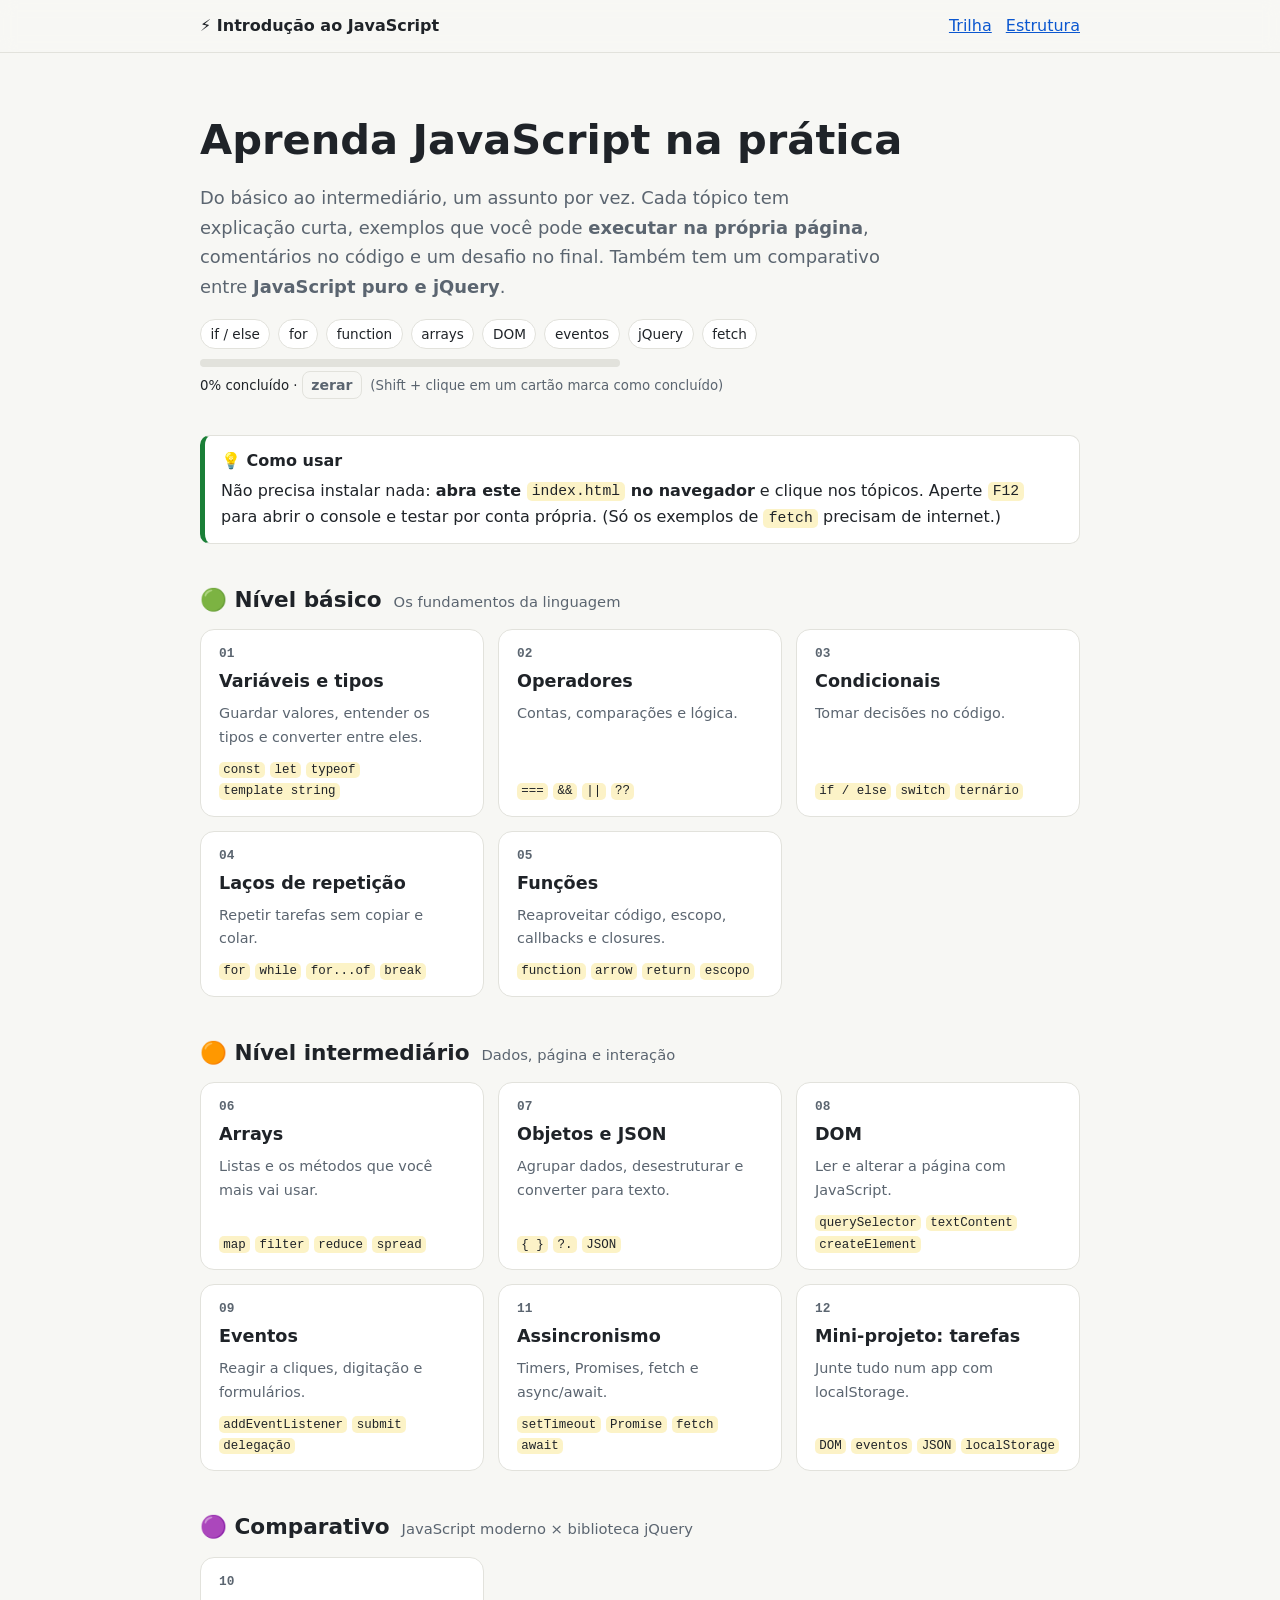
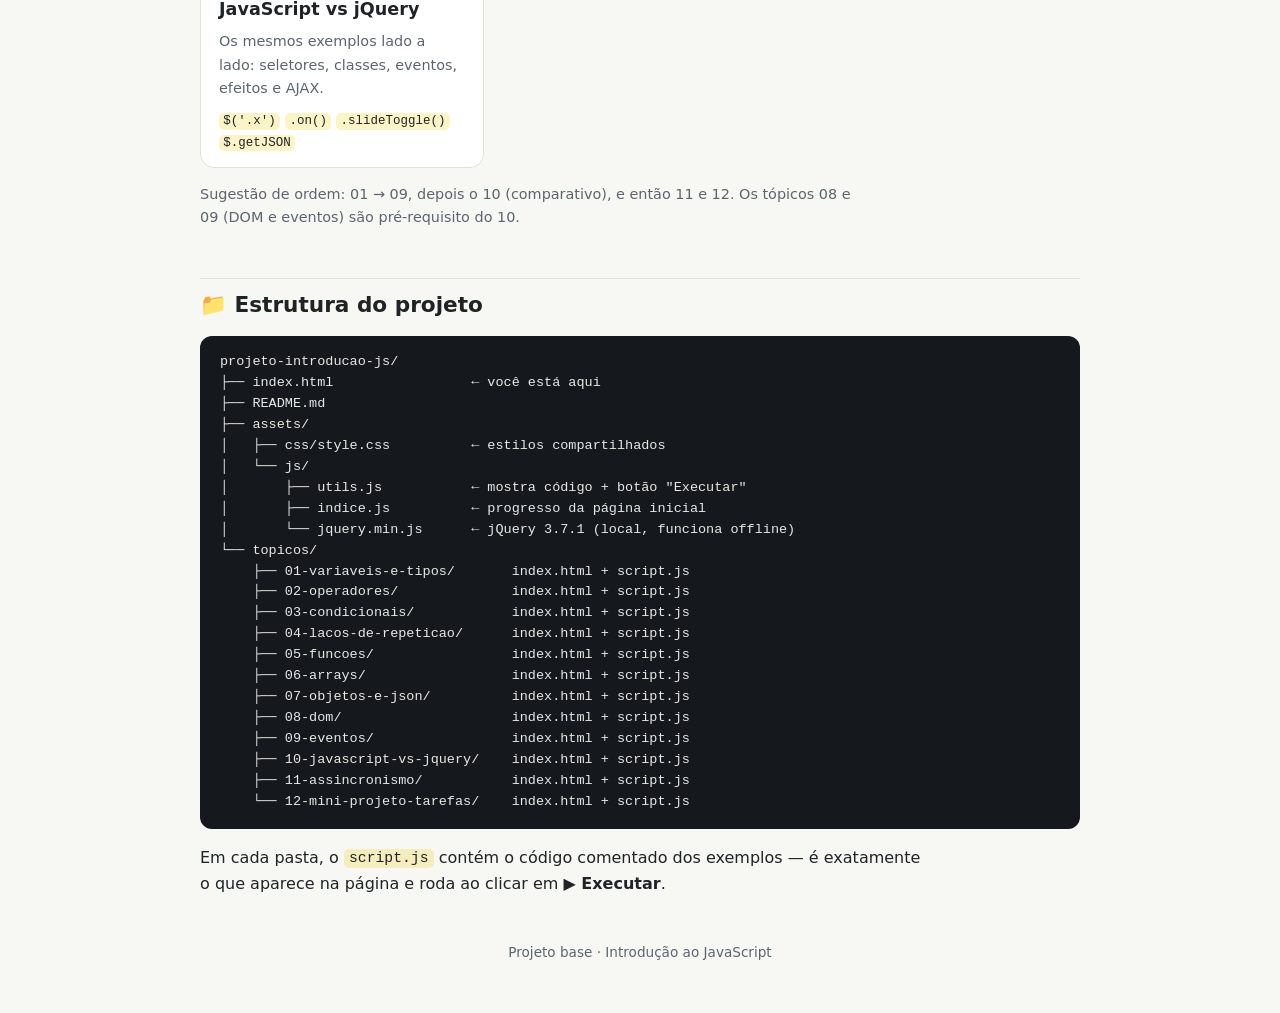
<file: index.html>
<!DOCTYPE html>
<html lang="pt-BR">
<head>
  <meta charset="UTF-8">
  <meta name="viewport" content="width=device-width, initial-scale=1">
  <title>Introdução ao JavaScript — Projeto base</title>
  <meta name="description" content="Projeto base para aprender JavaScript do básico ao intermediário, com exemplos executáveis e comparação com jQuery.">
  <link rel="stylesheet" href="assets/css/style.css">
</head>
<body>
  <header class="topo">
    <div class="container topo-int">
      <span class="marca">⚡ Introdução ao JavaScript</span>
      <span class="topo-titulo"></span>
      <a href="#trilha">Trilha</a>
      <a href="#estrutura">Estrutura</a>
    </div>
  </header>

  <main class="container">
    <section class="hero">
      <h1>Aprenda JavaScript na prática</h1>
      <p class="lead">
        Do básico ao intermediário, um assunto por vez. Cada tópico tem explicação curta, exemplos que você pode
        <strong>executar na própria página</strong>, comentários no código e um desafio no final.
        Também tem um comparativo entre <strong>JavaScript puro e jQuery</strong>.
      </p>
      <div class="atalhos">
        <span>if / else</span><span>for</span><span>function</span><span>arrays</span><span>DOM</span><span>eventos</span><span>jQuery</span><span>fetch</span>
      </div>
      <div class="progresso" aria-hidden="true"><i id="barra-progresso"></i></div>
      <small><span id="texto-progresso">0% concluído</span> · <button type="button" class="btn btn-sec" id="btn-zerar" style="padding:.1em .6em">zerar</button>
      &nbsp;<span style="color:var(--suave)">(Shift + clique em um cartão marca como concluído)</span></small>
    </section>

    <div class="caixa dica">
      <strong class="titulo">💡 Como usar</strong>
      Não precisa instalar nada: <strong>abra este <code>index.html</code> no navegador</strong> e clique nos tópicos.
      Aperte <code>F12</code> para abrir o console e testar por conta própria.
      (Só os exemplos de <code>fetch</code> precisam de internet.)
    </div>

    <section id="trilha">
      <div class="secao-nivel">
        <h2>🟢 Nível básico</h2>
        <p>Os fundamentos da linguagem</p>
      </div>
      <div class="cards">
        <a class="card" data-topico="01" href="topicos/01-variaveis-e-tipos/index.html">
          <span class="num">01</span>
          <h3>Variáveis e tipos</h3>
          <p>Guardar valores, entender os tipos e converter entre eles.</p>
          <span class="tags"><code>const</code><code>let</code><code>typeof</code><code>template string</code></span>
        </a>
        <a class="card" data-topico="02" href="topicos/02-operadores/index.html">
          <span class="num">02</span>
          <h3>Operadores</h3>
          <p>Contas, comparações e lógica.</p>
          <span class="tags"><code>===</code><code>&amp;&amp;</code><code>||</code><code>??</code></span>
        </a>
        <a class="card" data-topico="03" href="topicos/03-condicionais/index.html">
          <span class="num">03</span>
          <h3>Condicionais</h3>
          <p>Tomar decisões no código.</p>
          <span class="tags"><code>if / else</code><code>switch</code><code>ternário</code></span>
        </a>
        <a class="card" data-topico="04" href="topicos/04-lacos-de-repeticao/index.html">
          <span class="num">04</span>
          <h3>Laços de repetição</h3>
          <p>Repetir tarefas sem copiar e colar.</p>
          <span class="tags"><code>for</code><code>while</code><code>for...of</code><code>break</code></span>
        </a>
        <a class="card" data-topico="05" href="topicos/05-funcoes/index.html">
          <span class="num">05</span>
          <h3>Funções</h3>
          <p>Reaproveitar código, escopo, callbacks e closures.</p>
          <span class="tags"><code>function</code><code>arrow</code><code>return</code><code>escopo</code></span>
        </a>
      </div>

      <div class="secao-nivel">
        <h2>🟠 Nível intermediário</h2>
        <p>Dados, página e interação</p>
      </div>
      <div class="cards">
        <a class="card" data-topico="06" href="topicos/06-arrays/index.html">
          <span class="num">06</span>
          <h3>Arrays</h3>
          <p>Listas e os métodos que você mais vai usar.</p>
          <span class="tags"><code>map</code><code>filter</code><code>reduce</code><code>spread</code></span>
        </a>
        <a class="card" data-topico="07" href="topicos/07-objetos-e-json/index.html">
          <span class="num">07</span>
          <h3>Objetos e JSON</h3>
          <p>Agrupar dados, desestruturar e converter para texto.</p>
          <span class="tags"><code>{ }</code><code>?.</code><code>JSON</code></span>
        </a>
        <a class="card" data-topico="08" href="topicos/08-dom/index.html">
          <span class="num">08</span>
          <h3>DOM</h3>
          <p>Ler e alterar a página com JavaScript.</p>
          <span class="tags"><code>querySelector</code><code>textContent</code><code>createElement</code></span>
        </a>
        <a class="card" data-topico="09" href="topicos/09-eventos/index.html">
          <span class="num">09</span>
          <h3>Eventos</h3>
          <p>Reagir a cliques, digitação e formulários.</p>
          <span class="tags"><code>addEventListener</code><code>submit</code><code>delegação</code></span>
        </a>
        <a class="card" data-topico="11" href="topicos/11-assincronismo/index.html">
          <span class="num">11</span>
          <h3>Assincronismo</h3>
          <p>Timers, Promises, fetch e async/await.</p>
          <span class="tags"><code>setTimeout</code><code>Promise</code><code>fetch</code><code>await</code></span>
        </a>
        <a class="card" data-topico="12" href="topicos/12-mini-projeto-tarefas/index.html">
          <span class="num">12</span>
          <h3>Mini-projeto: tarefas</h3>
          <p>Junte tudo num app com localStorage.</p>
          <span class="tags"><code>DOM</code><code>eventos</code><code>JSON</code><code>localStorage</code></span>
        </a>
      </div>

      <div class="secao-nivel">
        <h2>🟣 Comparativo</h2>
        <p>JavaScript moderno × biblioteca jQuery</p>
      </div>
      <div class="cards">
        <a class="card" data-topico="10" href="topicos/10-javascript-vs-jquery/index.html">
          <span class="num">10</span>
          <h3>JavaScript vs jQuery</h3>
          <p>Os mesmos exemplos lado a lado: seletores, classes, eventos, efeitos e AJAX.</p>
          <span class="tags"><code>$('.x')</code><code>.on()</code><code>.slideToggle()</code><code>$.getJSON</code></span>
        </a>
      </div>
      <p style="color:var(--suave);font-size:.9rem">
        Sugestão de ordem: 01 → 09, depois o 10 (comparativo), e então 11 e 12.
        Os tópicos 08 e 09 (DOM e eventos) são pré-requisito do 10.
      </p>
    </section>

    <section id="estrutura">
      <h2>📁 Estrutura do projeto</h2>
      <pre class="estrutura">projeto-introducao-js/
├── index.html                 ← você está aqui
├── README.md
├── assets/
│   ├── css/style.css          ← estilos compartilhados
│   └── js/
│       ├── utils.js           ← mostra código + botão "Executar"
│       ├── indice.js          ← progresso da página inicial
│       └── jquery.min.js      ← jQuery 3.7.1 (local, funciona offline)
└── topicos/
    ├── 01-variaveis-e-tipos/       index.html + script.js
    ├── 02-operadores/              index.html + script.js
    ├── 03-condicionais/            index.html + script.js
    ├── 04-lacos-de-repeticao/      index.html + script.js
    ├── 05-funcoes/                 index.html + script.js
    ├── 06-arrays/                  index.html + script.js
    ├── 07-objetos-e-json/          index.html + script.js
    ├── 08-dom/                     index.html + script.js
    ├── 09-eventos/                 index.html + script.js
    ├── 10-javascript-vs-jquery/    index.html + script.js
    ├── 11-assincronismo/           index.html + script.js
    └── 12-mini-projeto-tarefas/    index.html + script.js</pre>
      <p>
        Em cada pasta, o <code>script.js</code> contém o código comentado dos exemplos — é exatamente
        o que aparece na página e roda ao clicar em <strong>▶ Executar</strong>.
      </p>
    </section>
  </main>

  <footer>Projeto base · Introdução ao JavaScript</footer>

  <script src="assets/js/indice.js"></script>
</body>
</html>
</file>
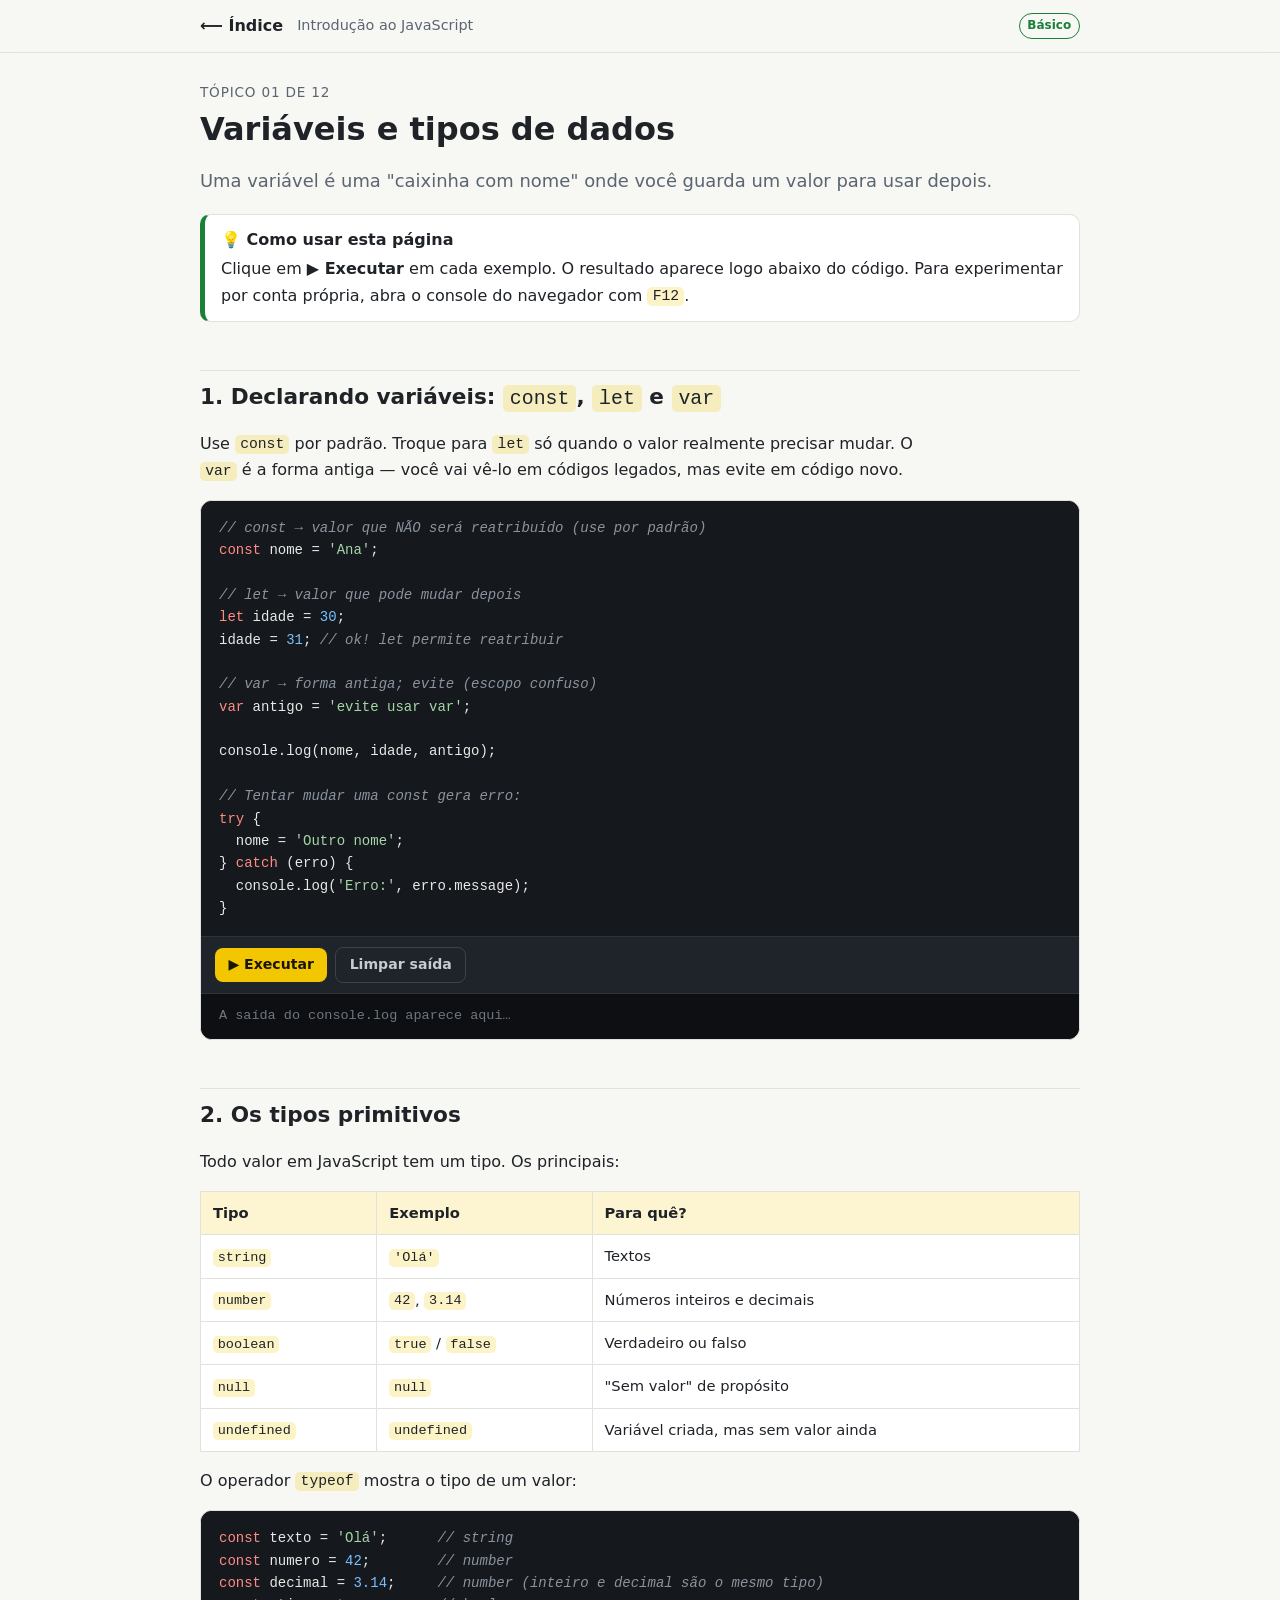
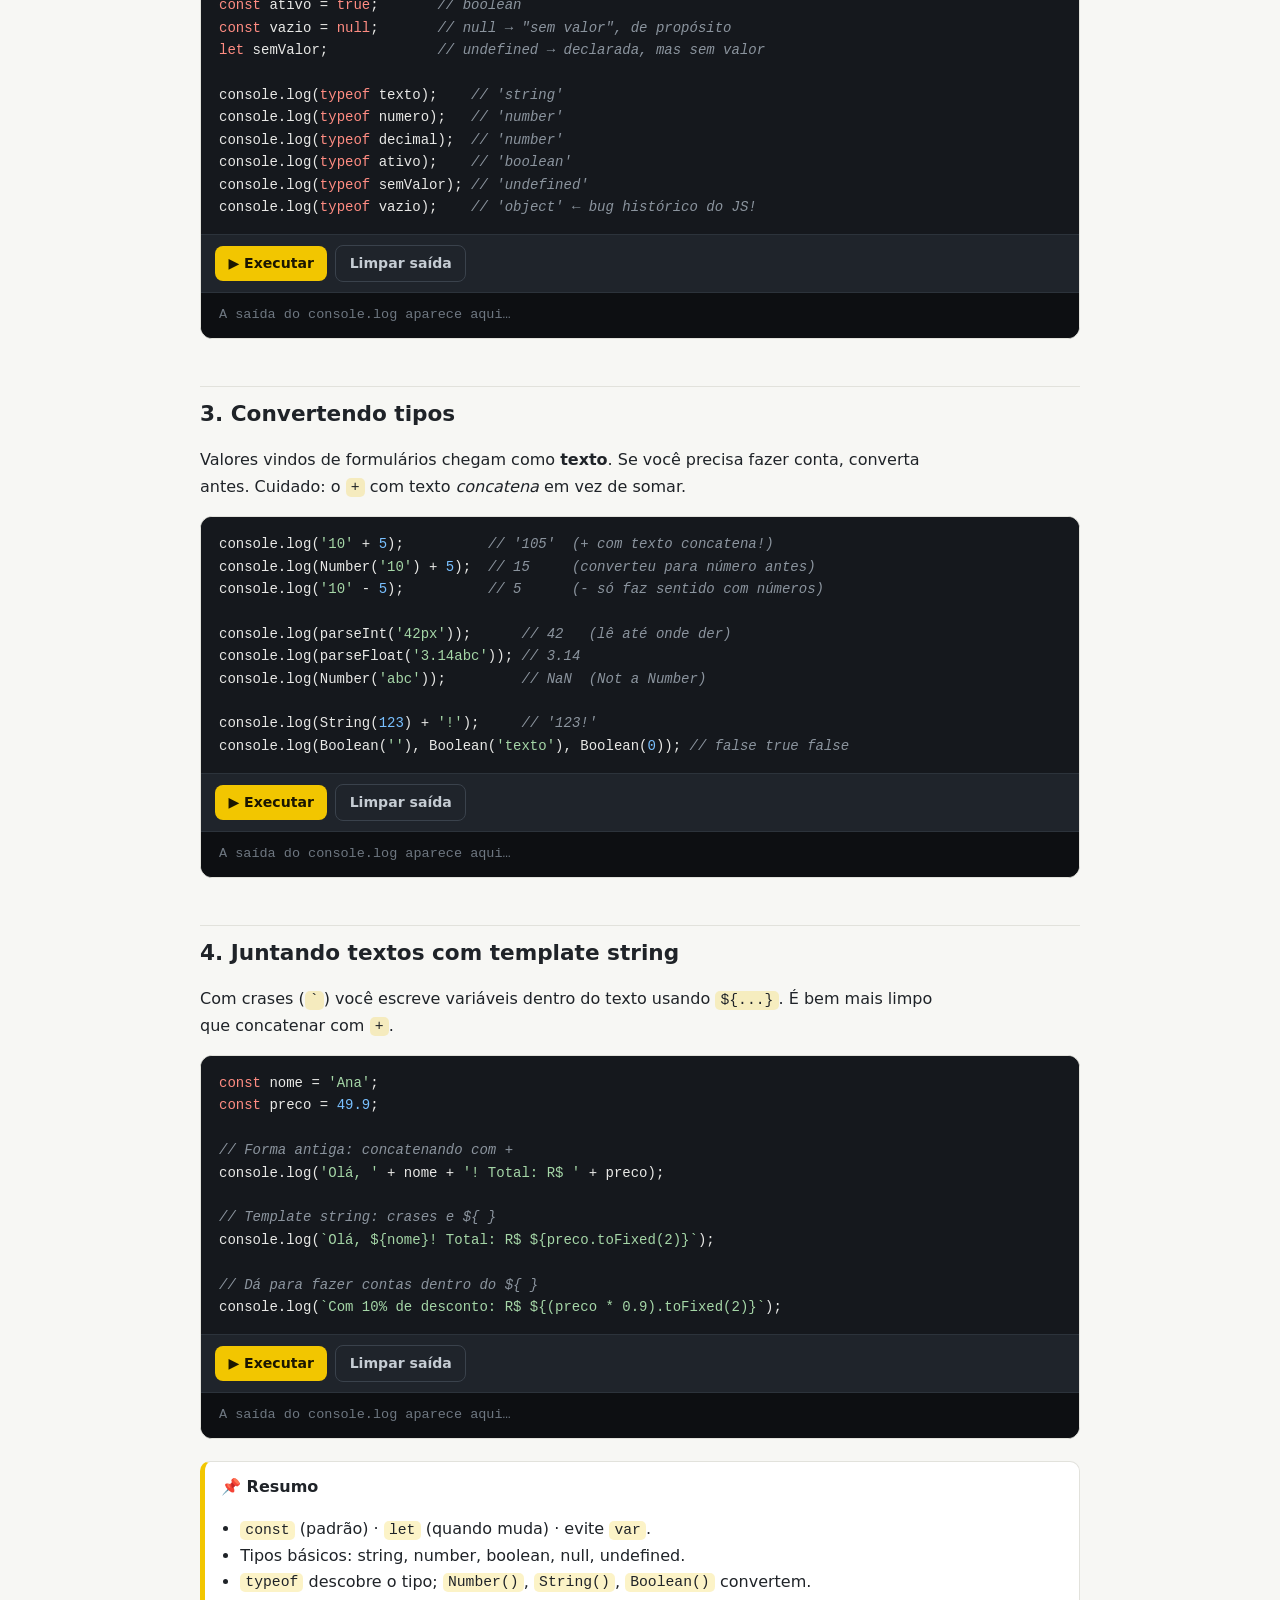
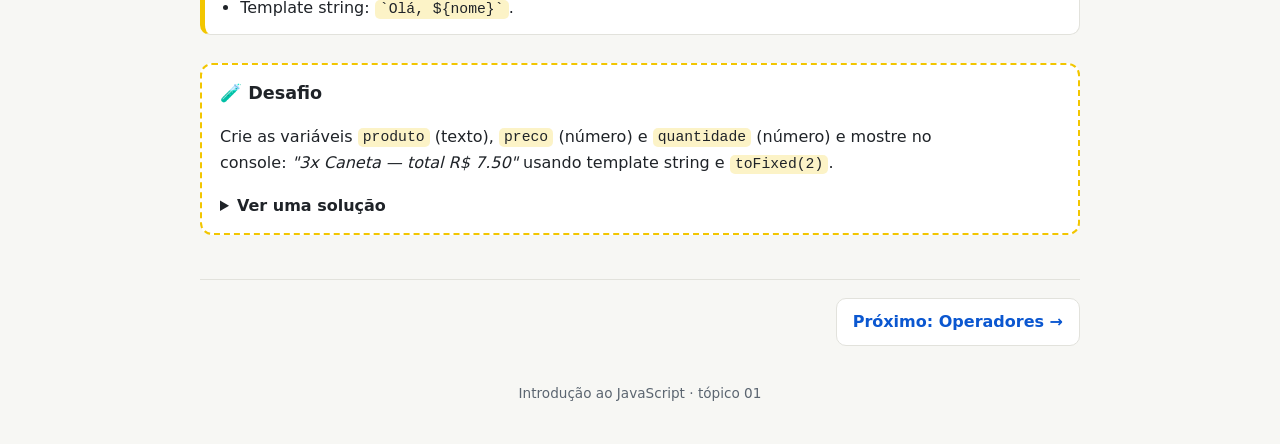
<file: topicos/01-variaveis-e-tipos/index.html>
<!DOCTYPE html>
<html lang="pt-BR">
<head>
  <meta charset="UTF-8">
  <meta name="viewport" content="width=device-width, initial-scale=1">
  <title>01 · Variáveis e tipos — Introdução ao JavaScript</title>
  <link rel="stylesheet" href="../../assets/css/style.css">
</head>
<body>
  <header class="topo">
    <div class="container topo-int">
      <a class="marca" href="../../index.html">⟵ Índice</a>
      <span class="topo-titulo">Introdução ao JavaScript</span>
      <span class="badge nivel-basico">Básico</span>
    </div>
  </header>

  <main class="container">
    <p class="trilha">Tópico 01 de 12</p>
    <h1>Variáveis e tipos de dados</h1>
    <p class="lead">Uma variável é uma "caixinha com nome" onde você guarda um valor para usar depois.</p>

    <div class="caixa dica">
      <strong class="titulo">💡 Como usar esta página</strong>
      Clique em <strong>▶ Executar</strong> em cada exemplo. O resultado aparece logo abaixo do código.
      Para experimentar por conta própria, abra o console do navegador com <code>F12</code>.
    </div>

    <h2>1. Declarando variáveis: <code>const</code>, <code>let</code> e <code>var</code></h2>
    <p>
      Use <code>const</code> por padrão. Troque para <code>let</code> só quando o valor realmente precisar mudar.
      O <code>var</code> é a forma antiga — você vai vê-lo em códigos legados, mas evite em código novo.
    </p>
    <div id="ex-declarar"></div>

    <h2>2. Os tipos primitivos</h2>
    <p>Todo valor em JavaScript tem um tipo. Os principais:</p>
    <div class="tabela-wrap">
      <table>
        <tr><th>Tipo</th><th>Exemplo</th><th>Para quê?</th></tr>
        <tr><td><code>string</code></td><td><code>'Olá'</code></td><td>Textos</td></tr>
        <tr><td><code>number</code></td><td><code>42</code>, <code>3.14</code></td><td>Números inteiros e decimais</td></tr>
        <tr><td><code>boolean</code></td><td><code>true</code> / <code>false</code></td><td>Verdadeiro ou falso</td></tr>
        <tr><td><code>null</code></td><td><code>null</code></td><td>"Sem valor" de propósito</td></tr>
        <tr><td><code>undefined</code></td><td><code>undefined</code></td><td>Variável criada, mas sem valor ainda</td></tr>
      </table>
    </div>
    <p>O operador <code>typeof</code> mostra o tipo de um valor:</p>
    <div id="ex-tipos"></div>

    <h2>3. Convertendo tipos</h2>
    <p>
      Valores vindos de formulários chegam como <strong>texto</strong>. Se você precisa fazer conta, converta antes.
      Cuidado: o <code>+</code> com texto <em>concatena</em> em vez de somar.
    </p>
    <div id="ex-conversao"></div>

    <h2>4. Juntando textos com template string</h2>
    <p>Com crases (<code>`</code>) você escreve variáveis dentro do texto usando <code>${...}</code>. É bem mais limpo que concatenar com <code>+</code>.</p>
    <div id="ex-template"></div>

    <div class="caixa resumo">
      <strong class="titulo">📌 Resumo</strong>
      <ul>
        <li><code>const</code> (padrão) · <code>let</code> (quando muda) · evite <code>var</code>.</li>
        <li>Tipos básicos: string, number, boolean, null, undefined.</li>
        <li><code>typeof</code> descobre o tipo; <code>Number()</code>, <code>String()</code>, <code>Boolean()</code> convertem.</li>
        <li>Template string: <code>`Olá, ${nome}`</code>.</li>
      </ul>
    </div>

    <div class="desafio">
      <h3>🧪 Desafio</h3>
      <p>
        Crie as variáveis <code>produto</code> (texto), <code>preco</code> (número) e <code>quantidade</code> (número)
        e mostre no console: <em>"3x Caneta — total R$ 7.50"</em> usando template string e <code>toFixed(2)</code>.
      </p>
      <details>
        <summary>Ver uma solução</summary>
        <pre class="codigo estatico js"><code>const produto = 'Caneta';
const preco = 2.5;
const quantidade = 3;
console.log(`${quantidade}x ${produto} — total R$ ${(preco * quantidade).toFixed(2)}`);</code></pre>
      </details>
    </div>

    <nav class="pagina-nav">
      <span></span>
      <a href="../02-operadores/index.html">Próximo: Operadores →</a>
    </nav>
  </main>

  <footer>Introdução ao JavaScript · tópico 01</footer>

  <script src="../../assets/js/utils.js"></script>
  <script src="script.js"></script>
</body>
</html>
</file>
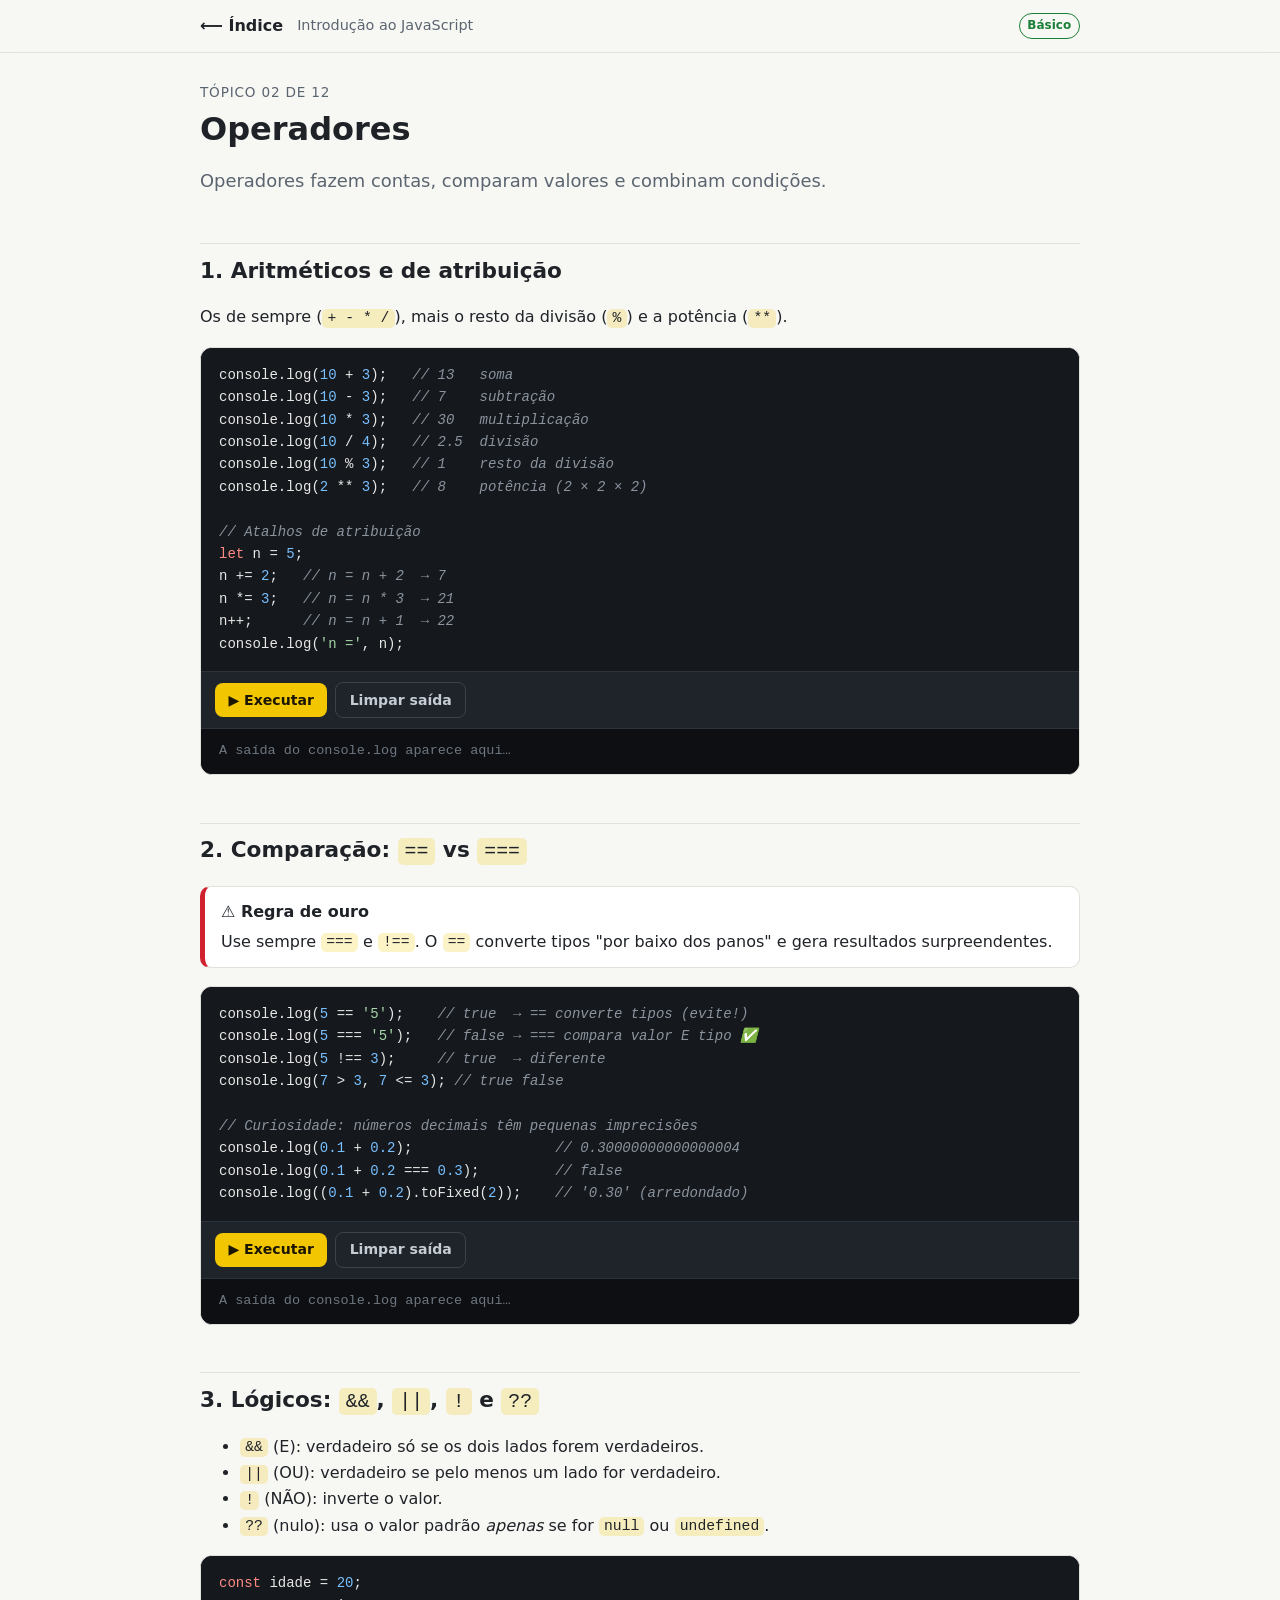
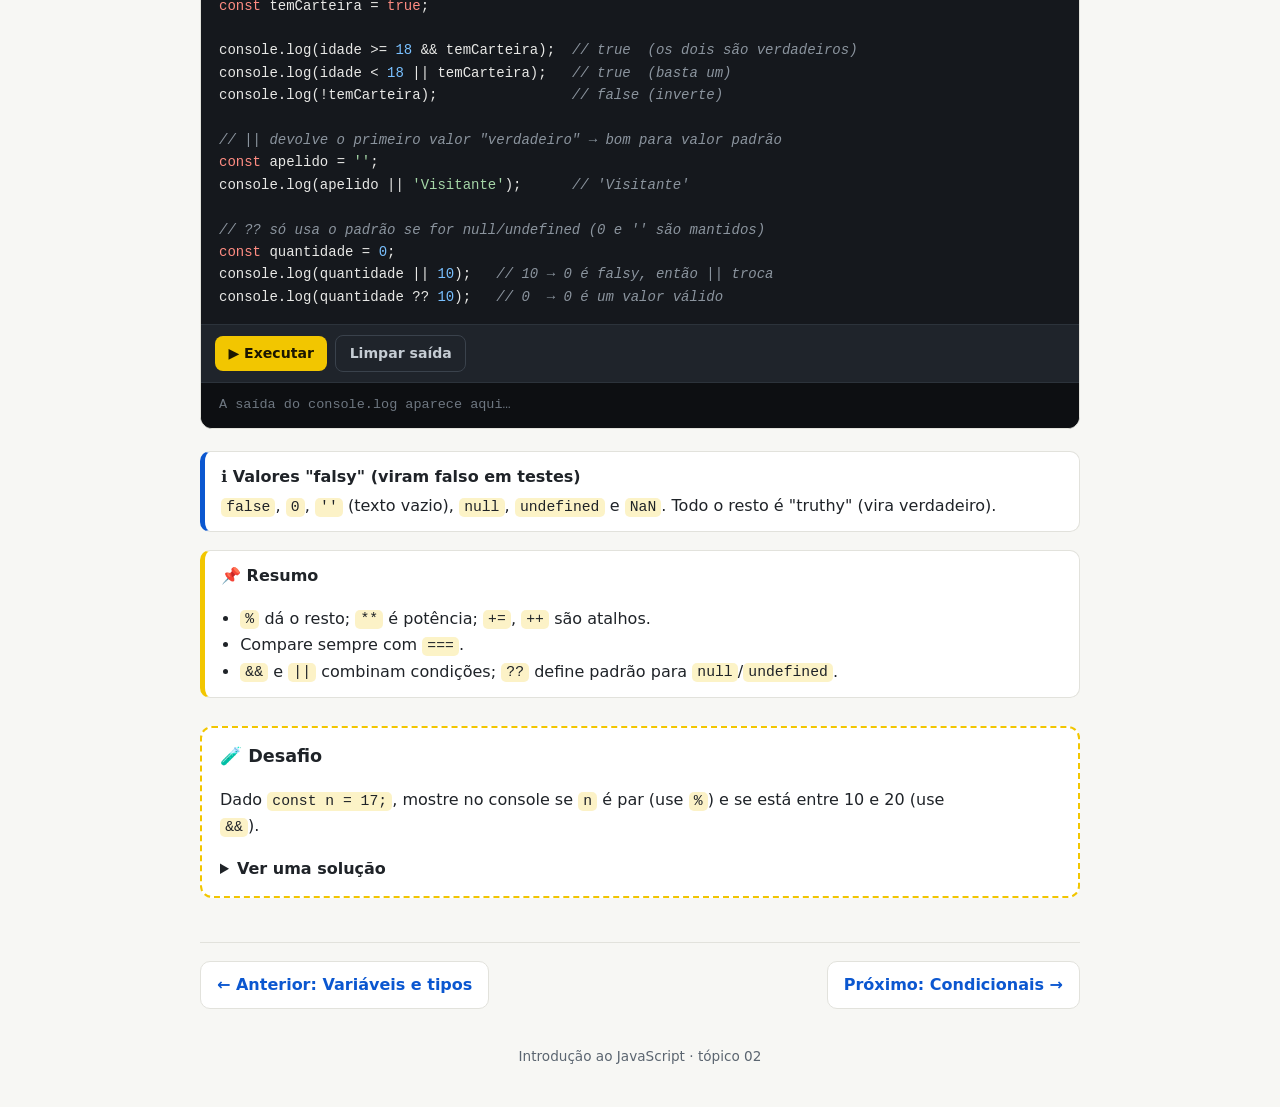
<file: topicos/02-operadores/index.html>
<!DOCTYPE html>
<html lang="pt-BR">
<head>
  <meta charset="UTF-8">
  <meta name="viewport" content="width=device-width, initial-scale=1">
  <title>02 · Operadores — Introdução ao JavaScript</title>
  <link rel="stylesheet" href="../../assets/css/style.css">
</head>
<body>
  <header class="topo">
    <div class="container topo-int">
      <a class="marca" href="../../index.html">⟵ Índice</a>
      <span class="topo-titulo">Introdução ao JavaScript</span>
      <span class="badge nivel-basico">Básico</span>
    </div>
  </header>

  <main class="container">
    <p class="trilha">Tópico 02 de 12</p>
    <h1>Operadores</h1>
    <p class="lead">Operadores fazem contas, comparam valores e combinam condições.</p>

    <h2>1. Aritméticos e de atribuição</h2>
    <p>Os de sempre (<code>+ - * /</code>), mais o resto da divisão (<code>%</code>) e a potência (<code>**</code>).</p>
    <div id="ex-aritmeticos"></div>

    <h2>2. Comparação: <code>==</code> vs <code>===</code></h2>
    <div class="caixa atencao">
      <strong class="titulo">⚠️ Regra de ouro</strong>
      Use sempre <code>===</code> e <code>!==</code>. O <code>==</code> converte tipos "por baixo dos panos" e gera resultados surpreendentes.
    </div>
    <div id="ex-comparacao"></div>

    <h2>3. Lógicos: <code>&amp;&amp;</code>, <code>||</code>, <code>!</code> e <code>??</code></h2>
    <ul>
      <li><code>&amp;&amp;</code> (E): verdadeiro só se os dois lados forem verdadeiros.</li>
      <li><code>||</code> (OU): verdadeiro se pelo menos um lado for verdadeiro.</li>
      <li><code>!</code> (NÃO): inverte o valor.</li>
      <li><code>??</code> (nulo): usa o valor padrão <em>apenas</em> se for <code>null</code> ou <code>undefined</code>.</li>
    </ul>
    <div id="ex-logicos"></div>

    <div class="caixa info">
      <strong class="titulo">ℹ️ Valores "falsy" (viram falso em testes)</strong>
      <code>false</code>, <code>0</code>, <code>''</code> (texto vazio), <code>null</code>, <code>undefined</code> e <code>NaN</code>.
      Todo o resto é "truthy" (vira verdadeiro).
    </div>

    <div class="caixa resumo">
      <strong class="titulo">📌 Resumo</strong>
      <ul>
        <li><code>%</code> dá o resto; <code>**</code> é potência; <code>+=</code>, <code>++</code> são atalhos.</li>
        <li>Compare sempre com <code>===</code>.</li>
        <li><code>&amp;&amp;</code> e <code>||</code> combinam condições; <code>??</code> define padrão para <code>null</code>/<code>undefined</code>.</li>
      </ul>
    </div>

    <div class="desafio">
      <h3>🧪 Desafio</h3>
      <p>
        Dado <code>const n = 17;</code>, mostre no console se <code>n</code> é par (use <code>%</code>)
        e se está entre 10 e 20 (use <code>&amp;&amp;</code>).
      </p>
      <details>
        <summary>Ver uma solução</summary>
        <pre class="codigo estatico js"><code>const n = 17;
console.log('É par?', n % 2 === 0);
console.log('Entre 10 e 20?', n >= 10 && n <= 20);</code></pre>
      </details>
    </div>

    <nav class="pagina-nav">
      <a href="../01-variaveis-e-tipos/index.html">← Anterior: Variáveis e tipos</a>
      <a href="../03-condicionais/index.html">Próximo: Condicionais →</a>
    </nav>
  </main>

  <footer>Introdução ao JavaScript · tópico 02</footer>

  <script src="../../assets/js/utils.js"></script>
  <script src="script.js"></script>
</body>
</html>
</file>
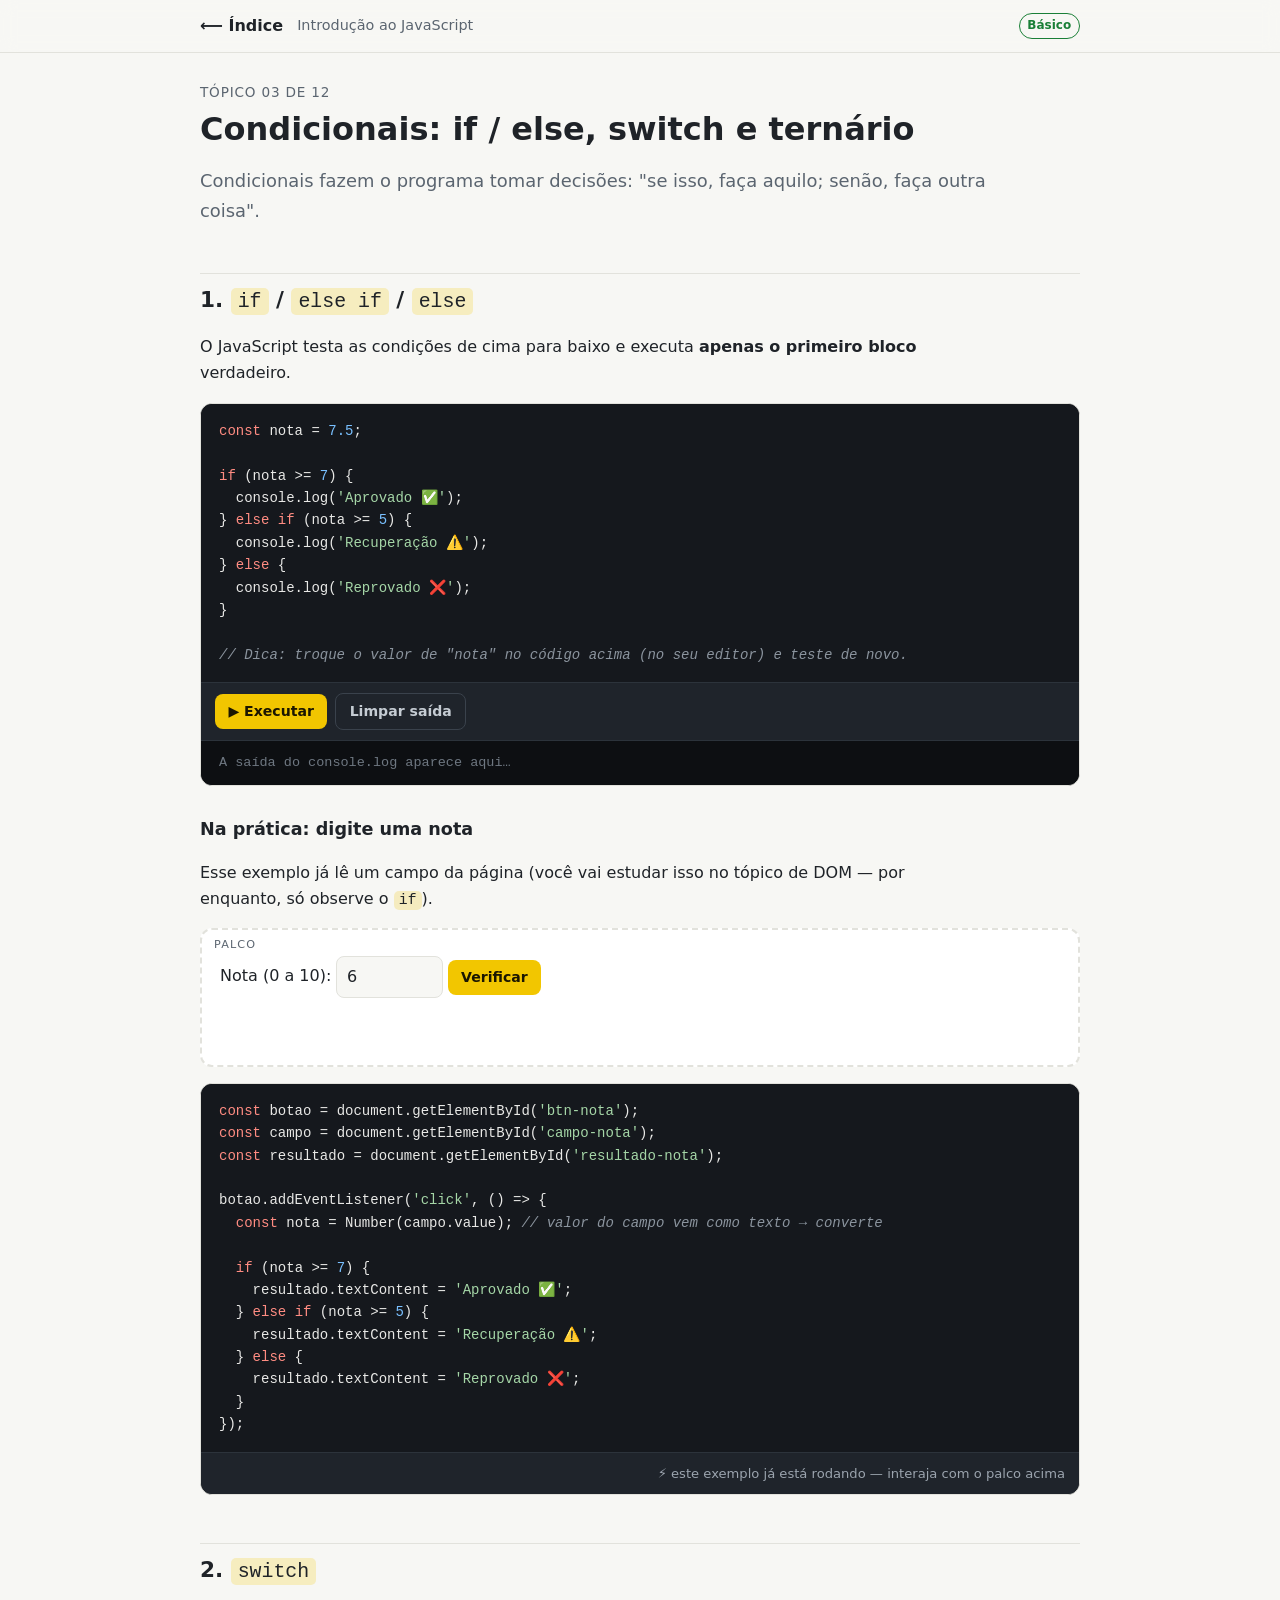
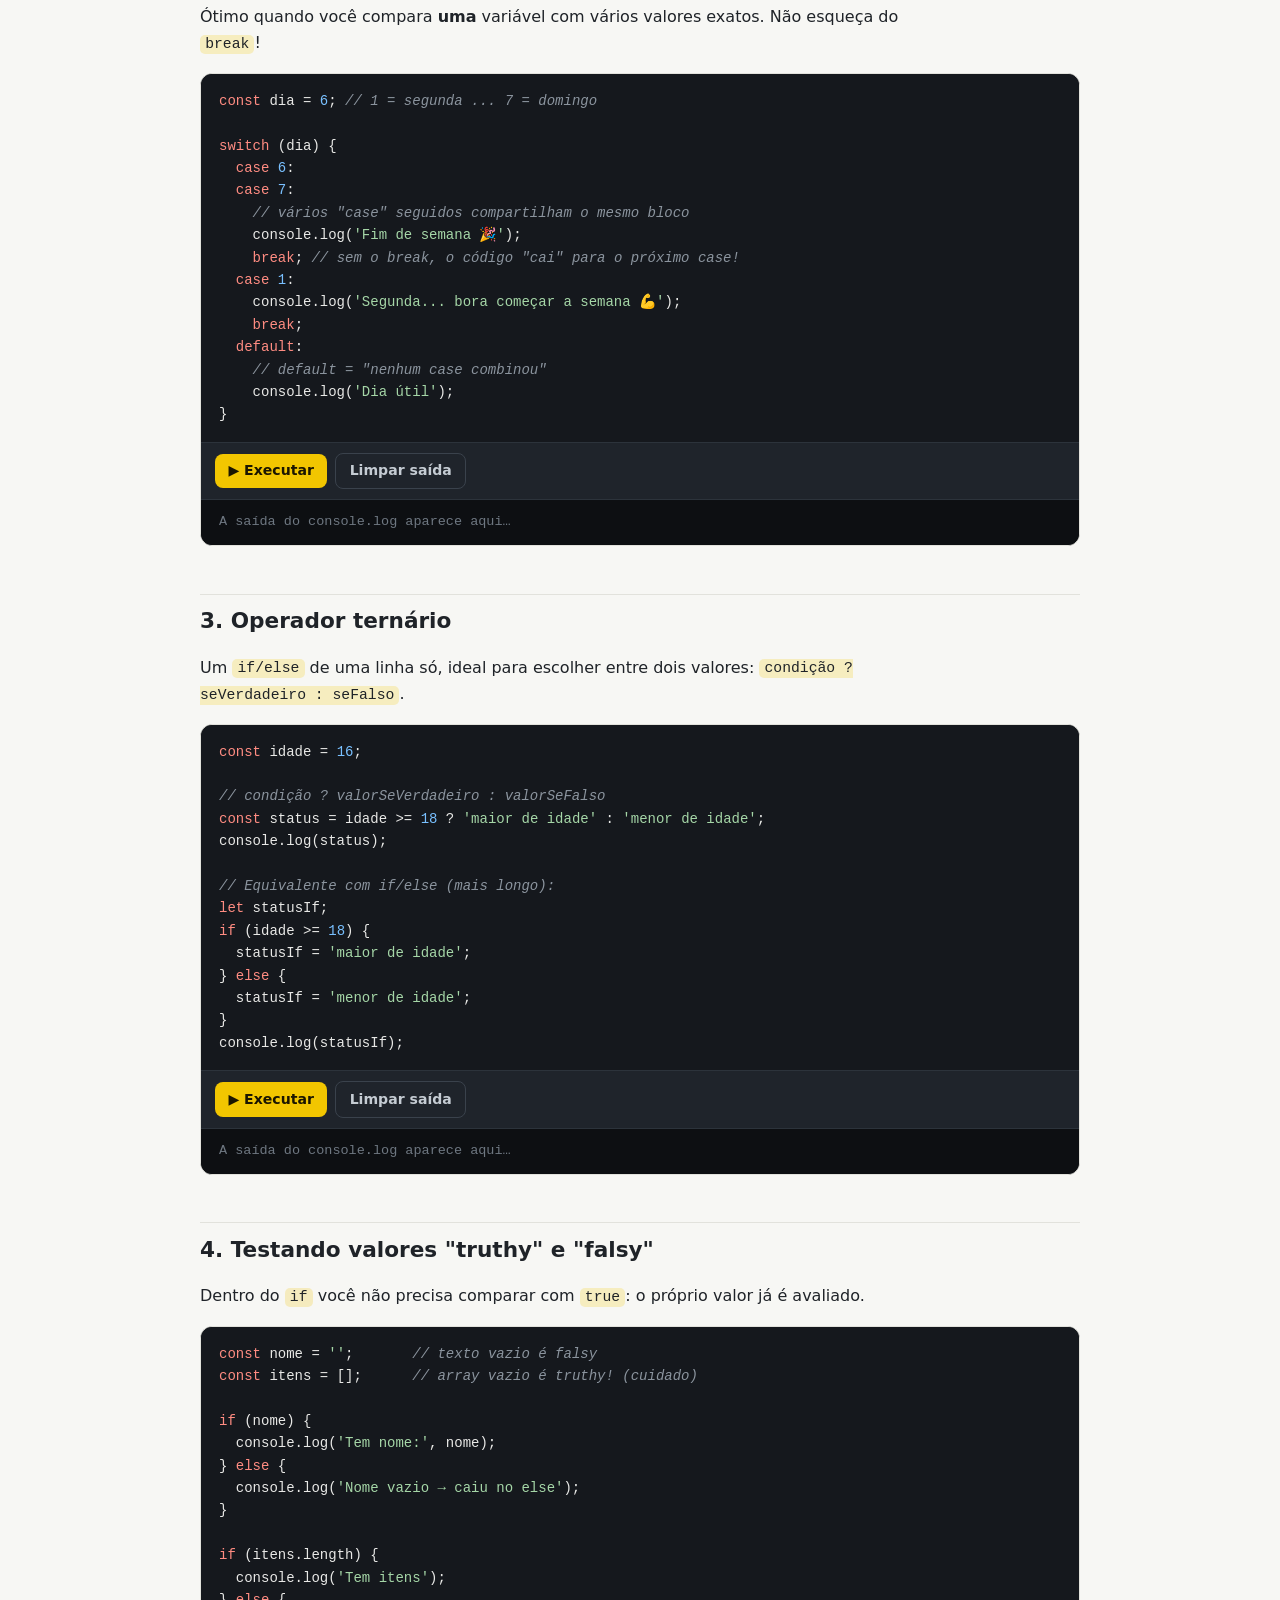
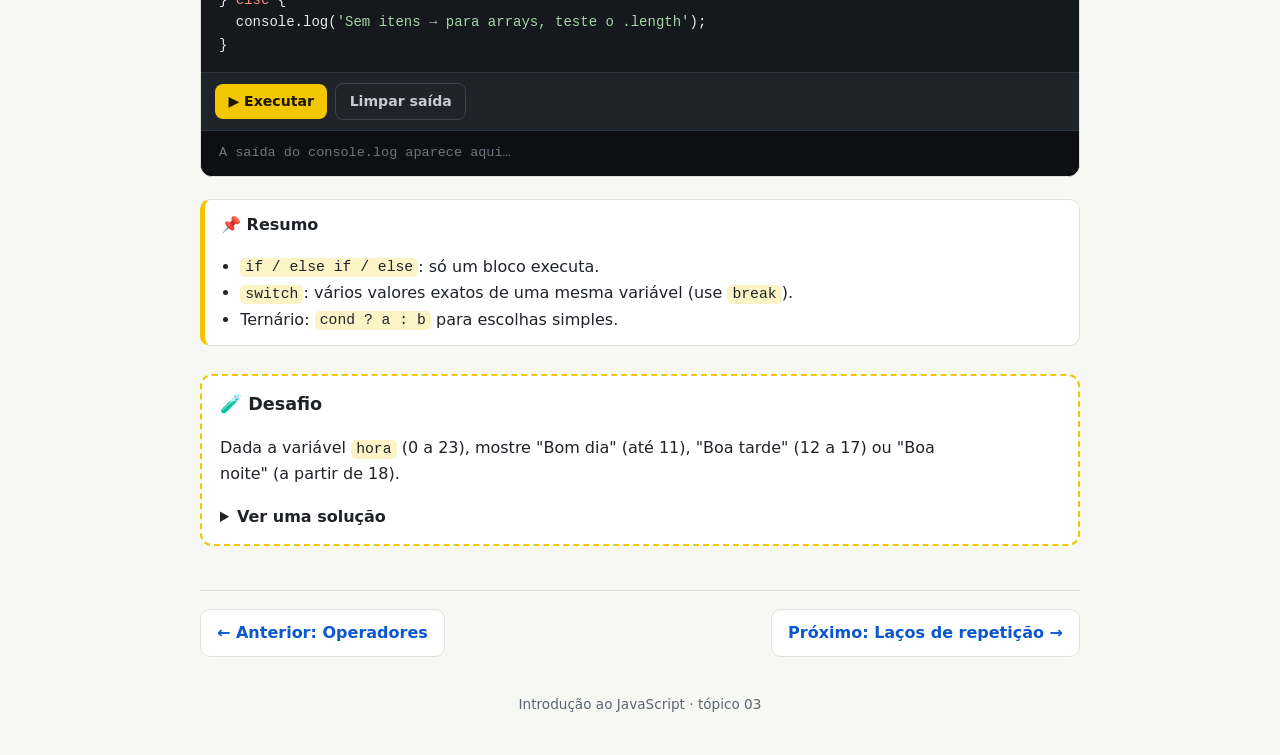
<file: topicos/03-condicionais/index.html>
<!DOCTYPE html>
<html lang="pt-BR">
<head>
  <meta charset="UTF-8">
  <meta name="viewport" content="width=device-width, initial-scale=1">
  <title>03 · Condicionais — Introdução ao JavaScript</title>
  <link rel="stylesheet" href="../../assets/css/style.css">
</head>
<body>
  <header class="topo">
    <div class="container topo-int">
      <a class="marca" href="../../index.html">⟵ Índice</a>
      <span class="topo-titulo">Introdução ao JavaScript</span>
      <span class="badge nivel-basico">Básico</span>
    </div>
  </header>

  <main class="container">
    <p class="trilha">Tópico 03 de 12</p>
    <h1>Condicionais: if / else, switch e ternário</h1>
    <p class="lead">Condicionais fazem o programa tomar decisões: "se isso, faça aquilo; senão, faça outra coisa".</p>

    <h2>1. <code>if</code> / <code>else if</code> / <code>else</code></h2>
    <p>
      O JavaScript testa as condições de cima para baixo e executa <strong>apenas o primeiro bloco</strong> verdadeiro.
    </p>
    <div id="ex-if"></div>

    <h3>Na prática: digite uma nota</h3>
    <p>Esse exemplo já lê um campo da página (você vai estudar isso no tópico de DOM — por enquanto, só observe o <code>if</code>).</p>
    <div class="palco">
      <label for="campo-nota">Nota (0 a 10): </label>
      <input type="number" id="campo-nota" min="0" max="10" step="0.5" value="6">
      <button type="button" class="btn" id="btn-nota">Verificar</button>
      <p class="resultado" id="resultado-nota"></p>
    </div>
    <div id="ex-if-interativo"></div>

    <h2>2. <code>switch</code></h2>
    <p>Ótimo quando você compara <strong>uma</strong> variável com vários valores exatos. Não esqueça do <code>break</code>!</p>
    <div id="ex-switch"></div>

    <h2>3. Operador ternário</h2>
    <p>Um <code>if/else</code> de uma linha só, ideal para escolher entre dois valores: <code>condição ? seVerdadeiro : seFalso</code>.</p>
    <div id="ex-ternario"></div>

    <h2>4. Testando valores "truthy" e "falsy"</h2>
    <p>Dentro do <code>if</code> você não precisa comparar com <code>true</code>: o próprio valor já é avaliado.</p>
    <div id="ex-truthy"></div>

    <div class="caixa resumo">
      <strong class="titulo">📌 Resumo</strong>
      <ul>
        <li><code>if / else if / else</code>: só um bloco executa.</li>
        <li><code>switch</code>: vários valores exatos de uma mesma variável (use <code>break</code>).</li>
        <li>Ternário: <code>cond ? a : b</code> para escolhas simples.</li>
      </ul>
    </div>

    <div class="desafio">
      <h3>🧪 Desafio</h3>
      <p>
        Dada a variável <code>hora</code> (0 a 23), mostre "Bom dia" (até 11), "Boa tarde" (12 a 17) ou "Boa noite" (a partir de 18).
      </p>
      <details>
        <summary>Ver uma solução</summary>
        <pre class="codigo estatico js"><code>const hora = 15;
if (hora < 12) {
  console.log('Bom dia');
} else if (hora < 18) {
  console.log('Boa tarde');
} else {
  console.log('Boa noite');
}</code></pre>
      </details>
    </div>

    <nav class="pagina-nav">
      <a href="../02-operadores/index.html">← Anterior: Operadores</a>
      <a href="../04-lacos-de-repeticao/index.html">Próximo: Laços de repetição →</a>
    </nav>
  </main>

  <footer>Introdução ao JavaScript · tópico 03</footer>

  <script src="../../assets/js/utils.js"></script>
  <script src="script.js"></script>
</body>
</html>
</file>
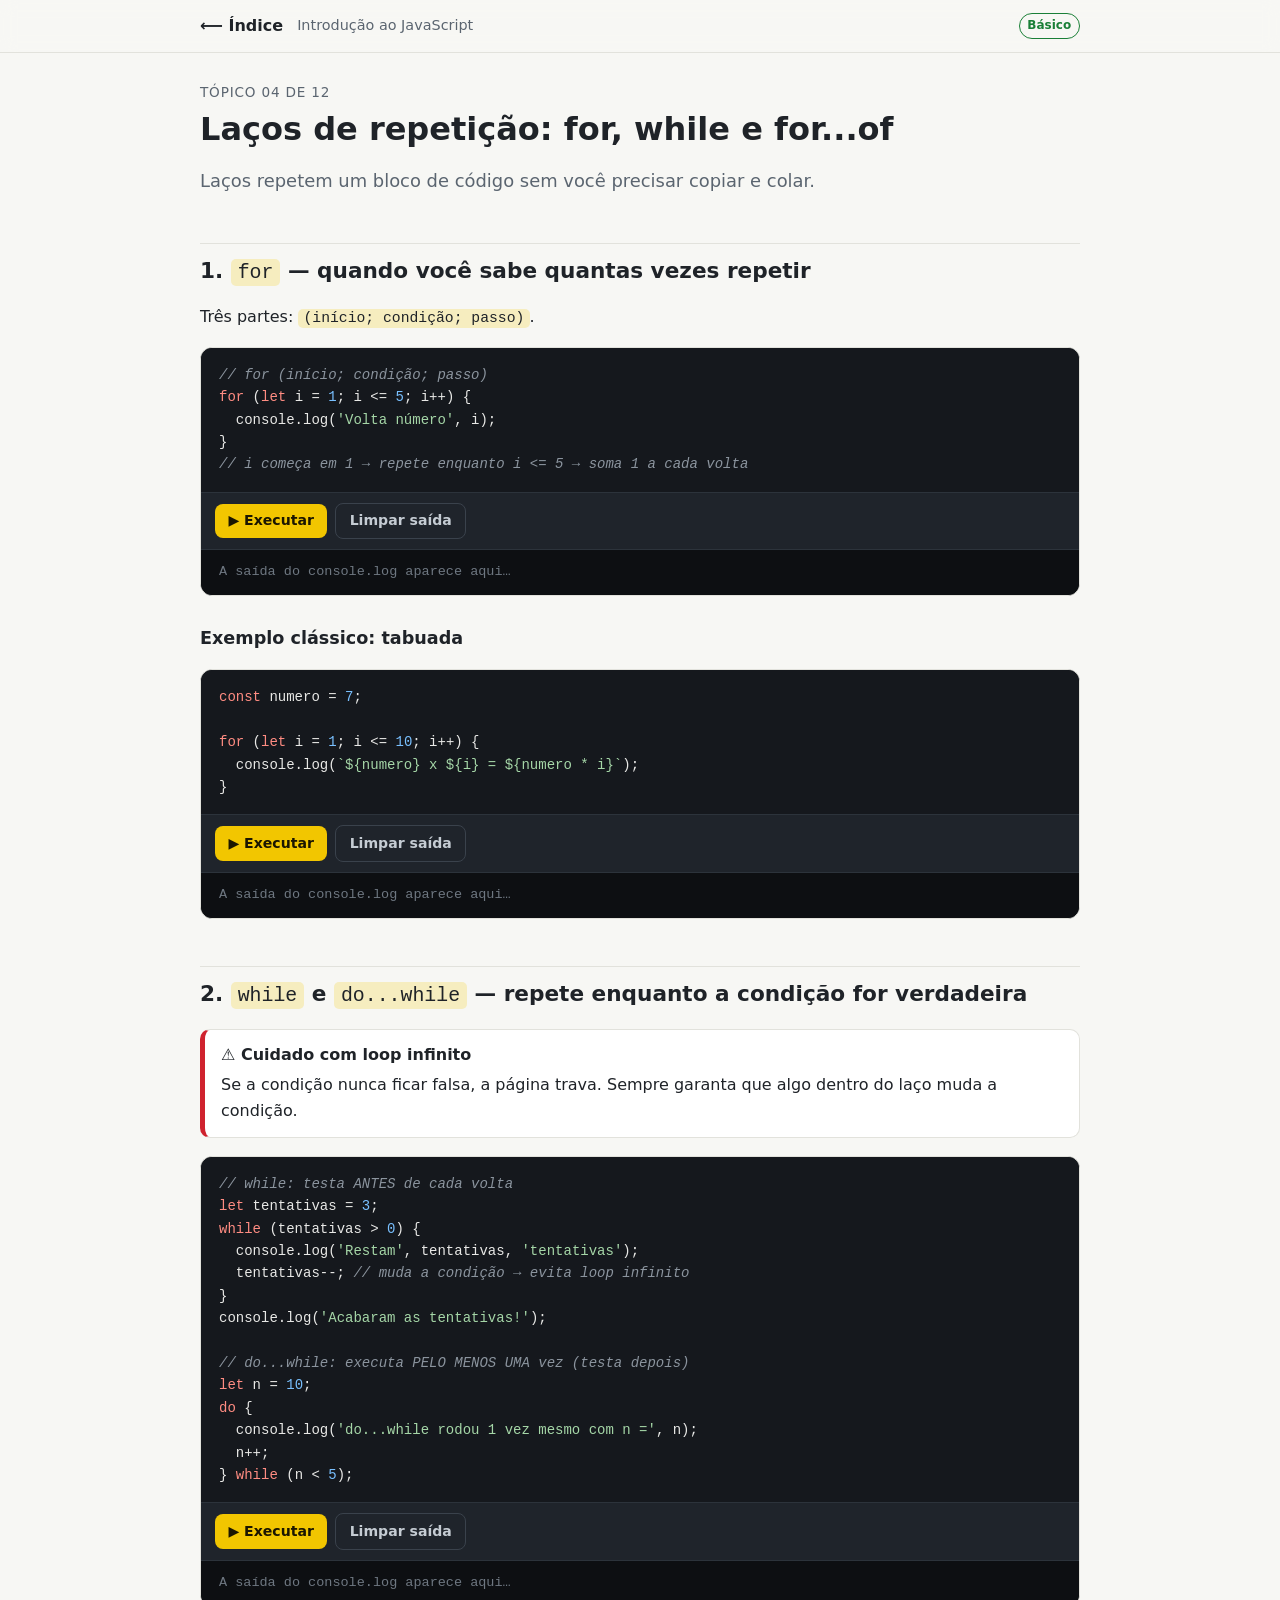
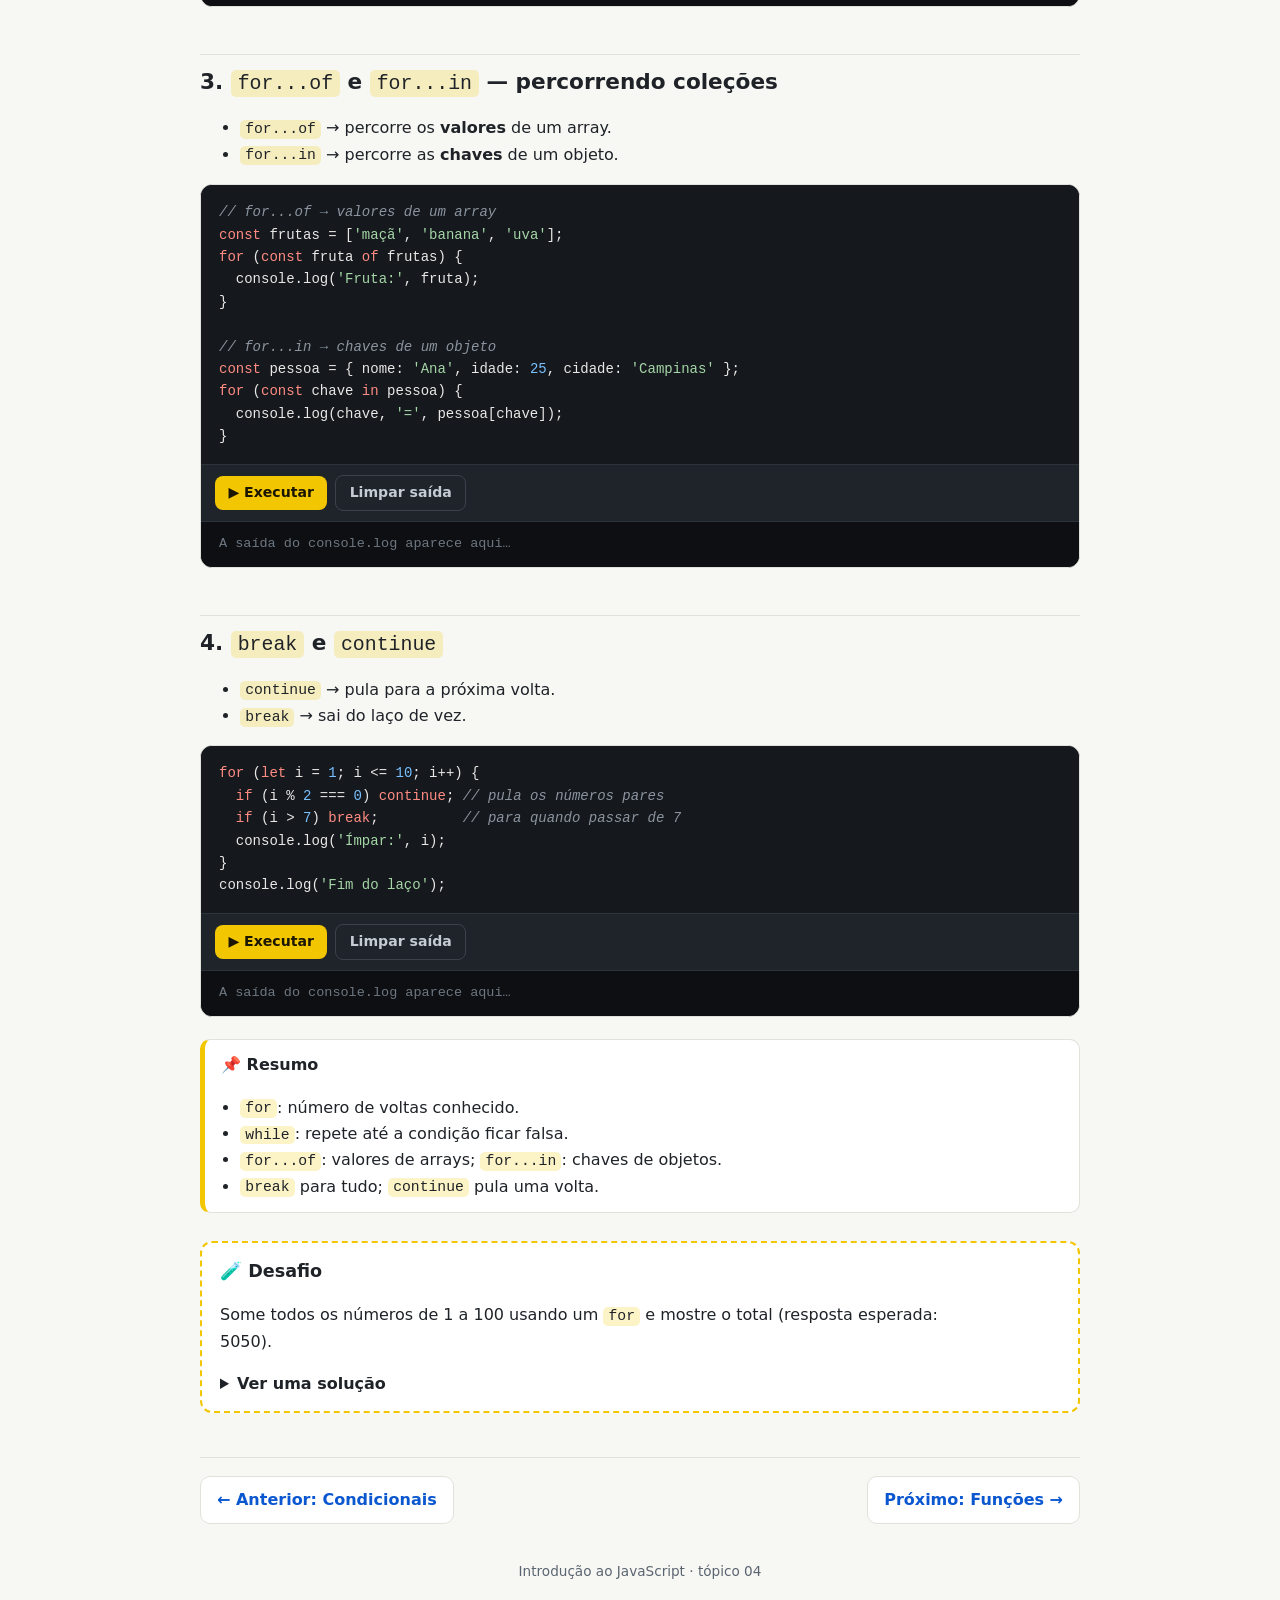
<file: topicos/04-lacos-de-repeticao/index.html>
<!DOCTYPE html>
<html lang="pt-BR">
<head>
  <meta charset="UTF-8">
  <meta name="viewport" content="width=device-width, initial-scale=1">
  <title>04 · Laços de repetição — Introdução ao JavaScript</title>
  <link rel="stylesheet" href="../../assets/css/style.css">
</head>
<body>
  <header class="topo">
    <div class="container topo-int">
      <a class="marca" href="../../index.html">⟵ Índice</a>
      <span class="topo-titulo">Introdução ao JavaScript</span>
      <span class="badge nivel-basico">Básico</span>
    </div>
  </header>

  <main class="container">
    <p class="trilha">Tópico 04 de 12</p>
    <h1>Laços de repetição: for, while e for...of</h1>
    <p class="lead">Laços repetem um bloco de código sem você precisar copiar e colar.</p>

    <h2>1. <code>for</code> — quando você sabe quantas vezes repetir</h2>
    <p>Três partes: <code>(início; condição; passo)</code>.</p>
    <div id="ex-for"></div>

    <h3>Exemplo clássico: tabuada</h3>
    <div id="ex-tabuada"></div>

    <h2>2. <code>while</code> e <code>do...while</code> — repete enquanto a condição for verdadeira</h2>
    <div class="caixa atencao">
      <strong class="titulo">⚠️ Cuidado com loop infinito</strong>
      Se a condição nunca ficar falsa, a página trava. Sempre garanta que algo dentro do laço muda a condição.
    </div>
    <div id="ex-while"></div>

    <h2>3. <code>for...of</code> e <code>for...in</code> — percorrendo coleções</h2>
    <ul>
      <li><code>for...of</code> → percorre os <strong>valores</strong> de um array.</li>
      <li><code>for...in</code> → percorre as <strong>chaves</strong> de um objeto.</li>
    </ul>
    <div id="ex-forof"></div>

    <h2>4. <code>break</code> e <code>continue</code></h2>
    <ul>
      <li><code>continue</code> → pula para a próxima volta.</li>
      <li><code>break</code> → sai do laço de vez.</li>
    </ul>
    <div id="ex-break"></div>

    <div class="caixa resumo">
      <strong class="titulo">📌 Resumo</strong>
      <ul>
        <li><code>for</code>: número de voltas conhecido.</li>
        <li><code>while</code>: repete até a condição ficar falsa.</li>
        <li><code>for...of</code>: valores de arrays; <code>for...in</code>: chaves de objetos.</li>
        <li><code>break</code> para tudo; <code>continue</code> pula uma volta.</li>
      </ul>
    </div>

    <div class="desafio">
      <h3>🧪 Desafio</h3>
      <p>Some todos os números de 1 a 100 usando um <code>for</code> e mostre o total (resposta esperada: 5050).</p>
      <details>
        <summary>Ver uma solução</summary>
        <pre class="codigo estatico js"><code>let total = 0;
for (let i = 1; i <= 100; i++) {
  total += i;
}
console.log(total); // 5050</code></pre>
      </details>
    </div>

    <nav class="pagina-nav">
      <a href="../03-condicionais/index.html">← Anterior: Condicionais</a>
      <a href="../05-funcoes/index.html">Próximo: Funções →</a>
    </nav>
  </main>

  <footer>Introdução ao JavaScript · tópico 04</footer>

  <script src="../../assets/js/utils.js"></script>
  <script src="script.js"></script>
</body>
</html>
</file>
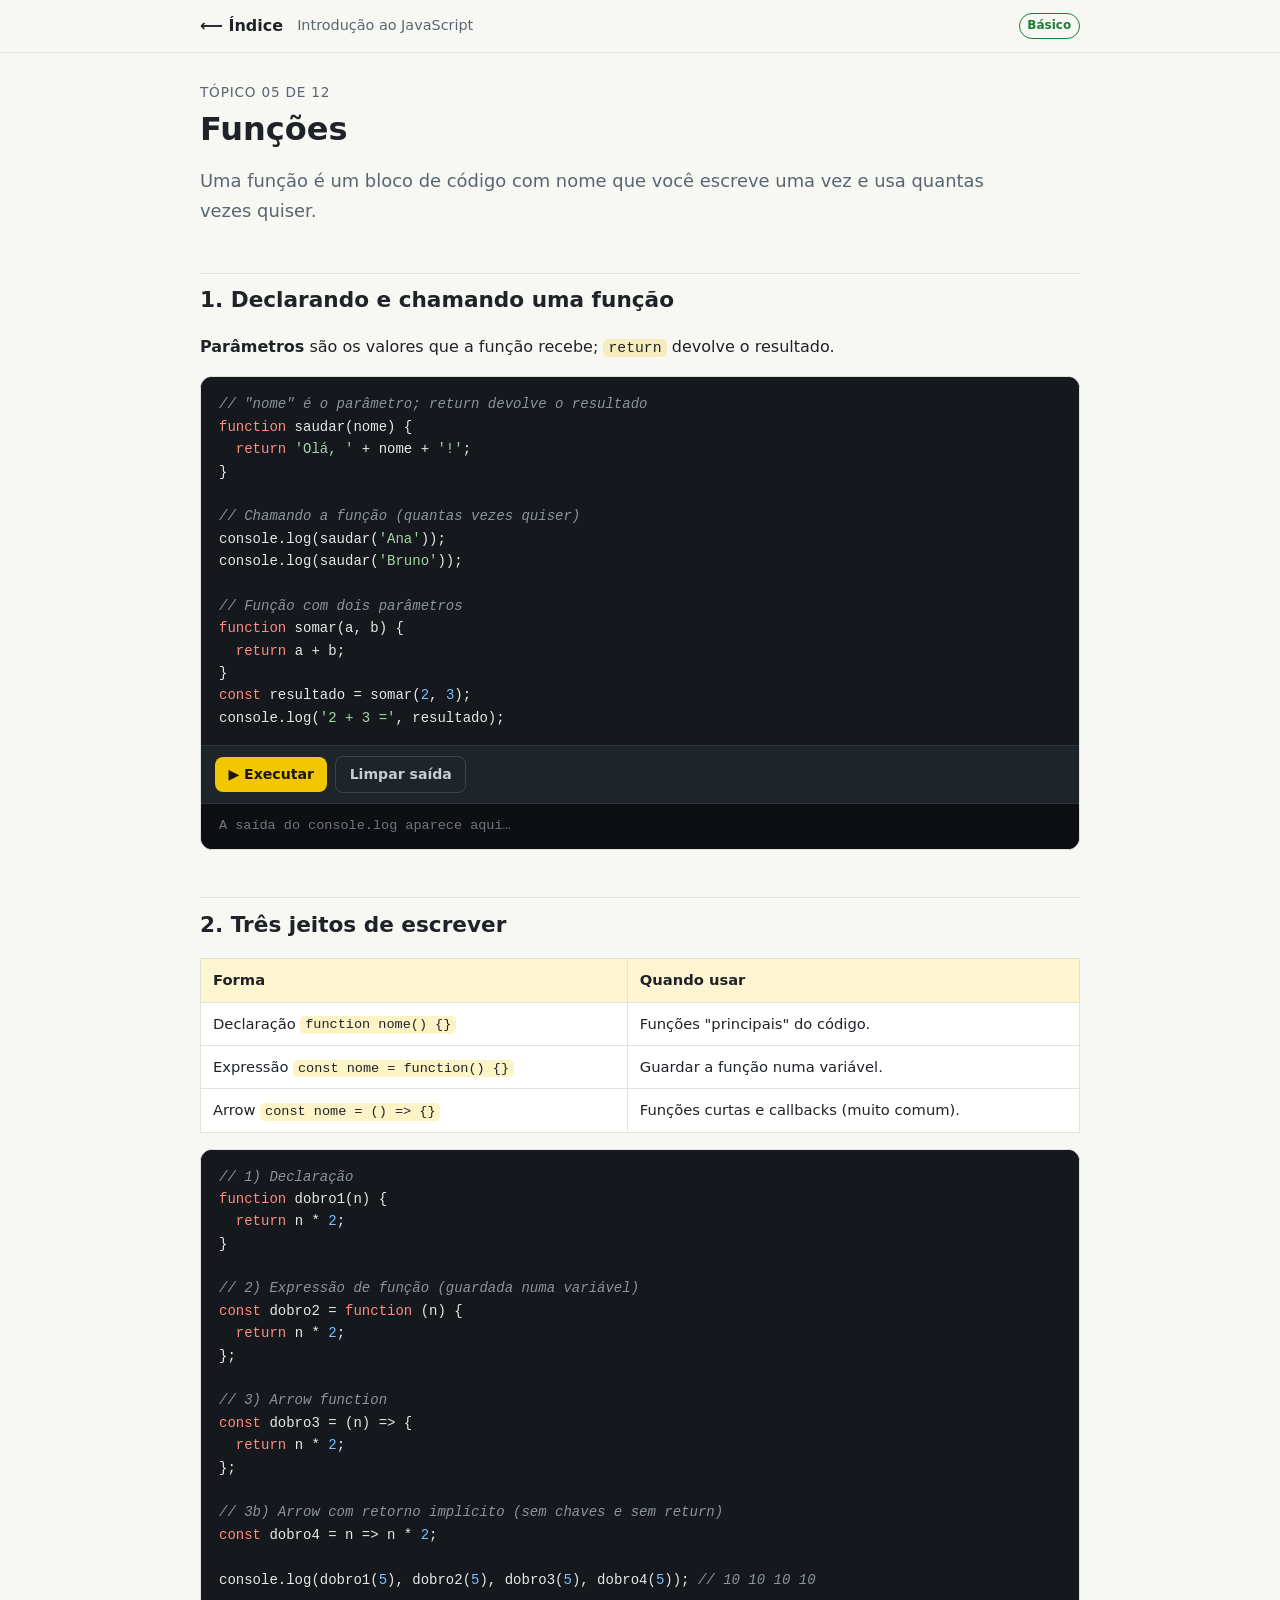
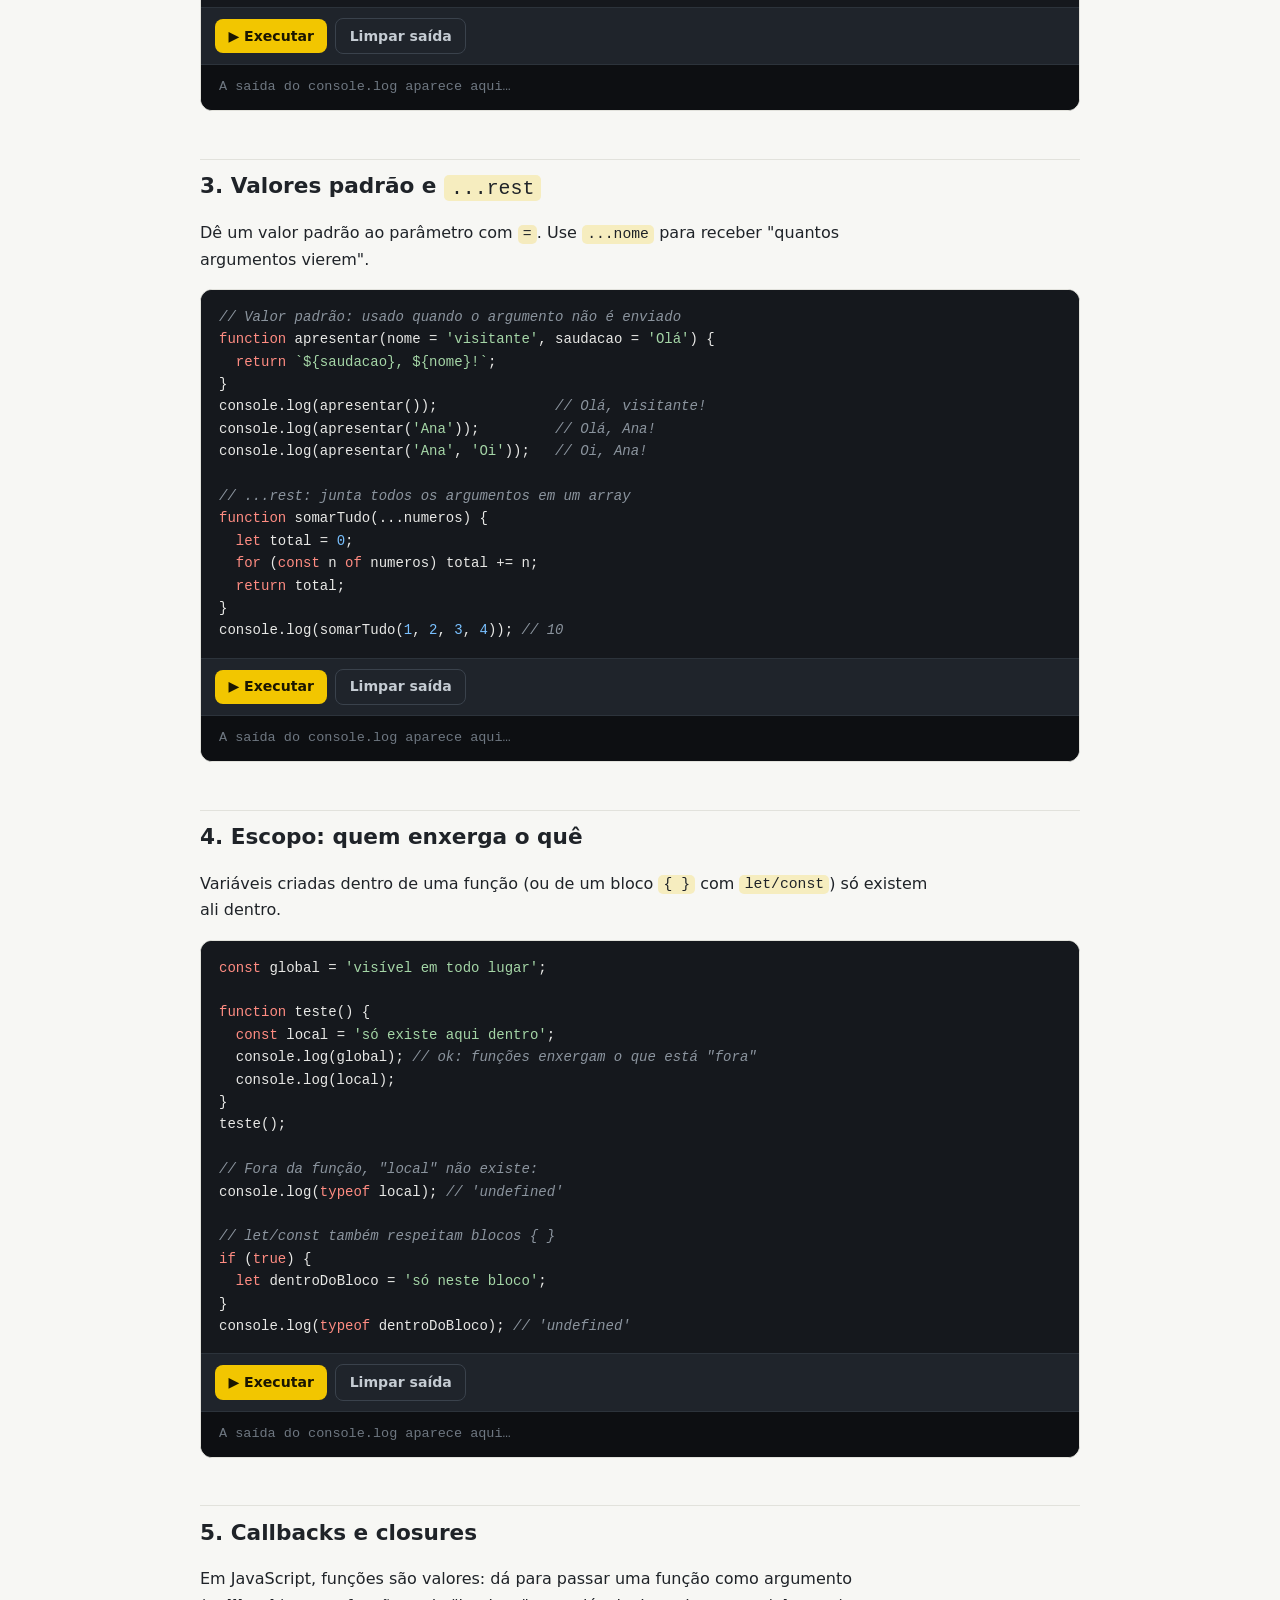
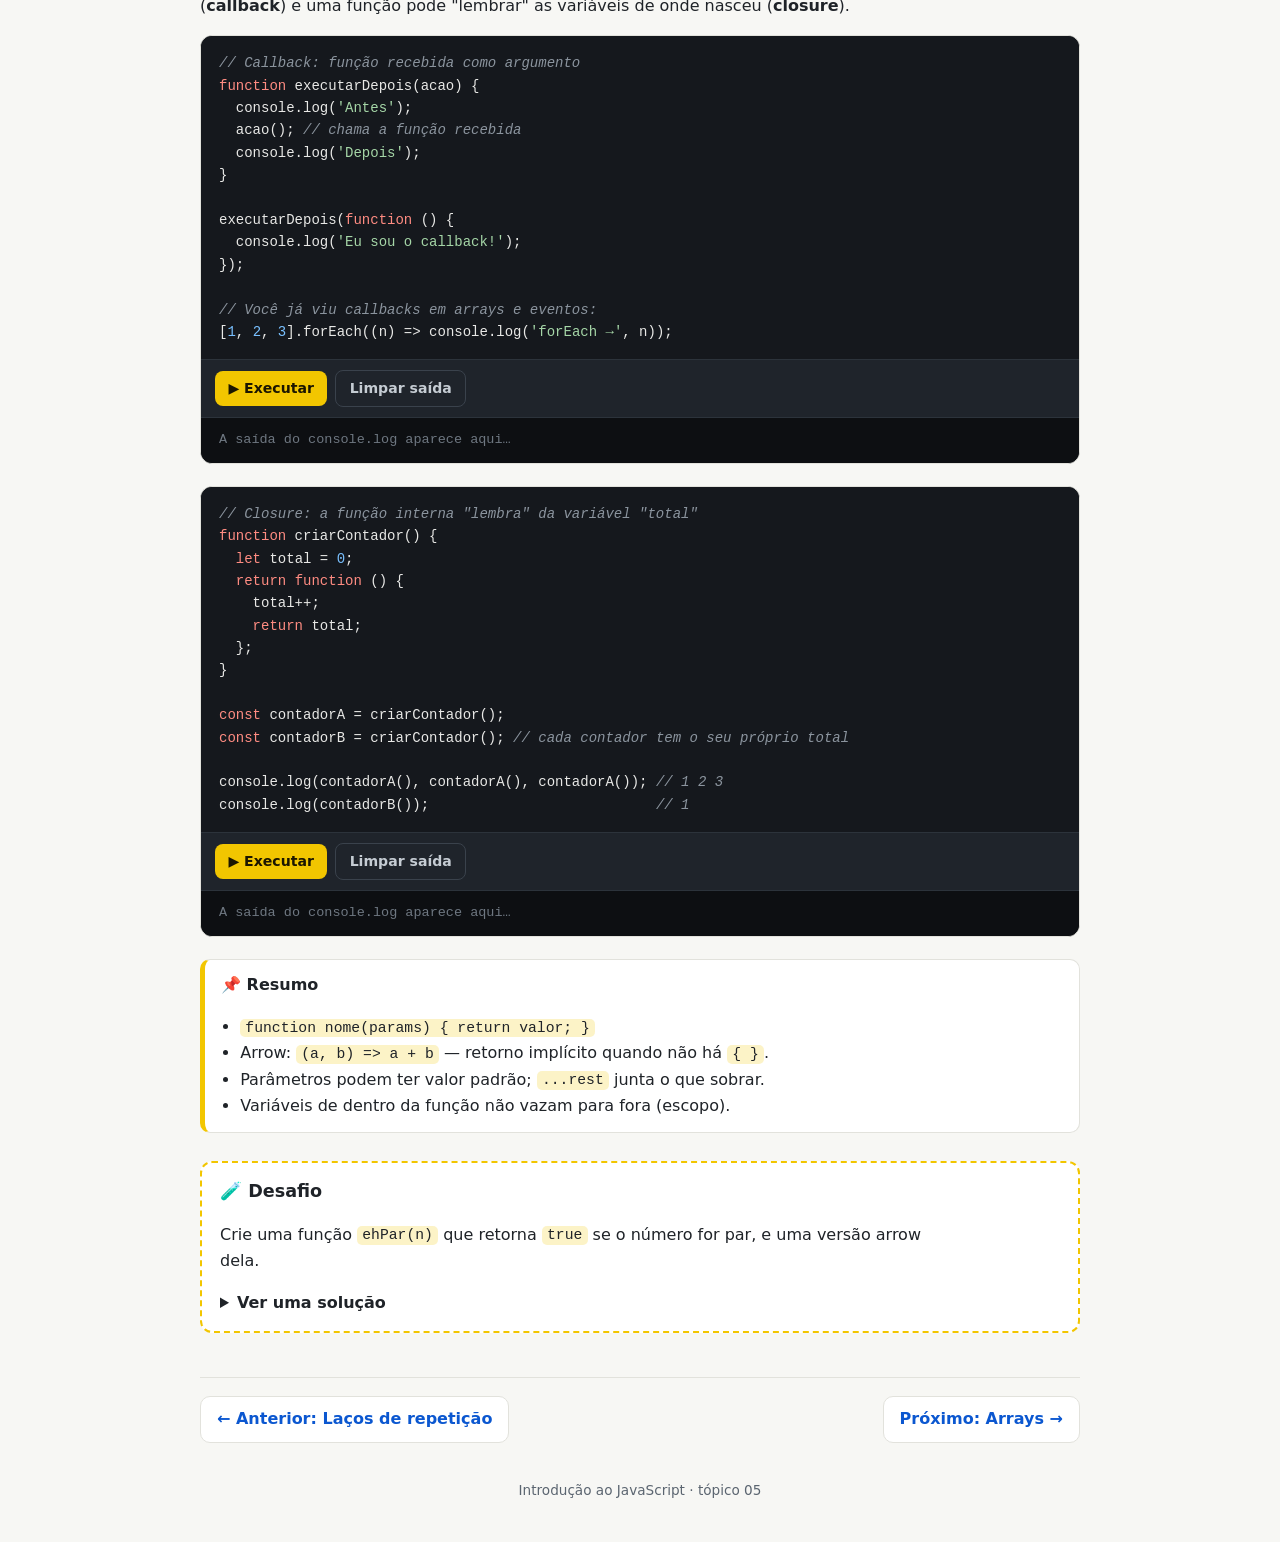
<file: topicos/05-funcoes/index.html>
<!DOCTYPE html>
<html lang="pt-BR">
<head>
  <meta charset="UTF-8">
  <meta name="viewport" content="width=device-width, initial-scale=1">
  <title>05 · Funções — Introdução ao JavaScript</title>
  <link rel="stylesheet" href="../../assets/css/style.css">
</head>
<body>
  <header class="topo">
    <div class="container topo-int">
      <a class="marca" href="../../index.html">⟵ Índice</a>
      <span class="topo-titulo">Introdução ao JavaScript</span>
      <span class="badge nivel-basico">Básico</span>
    </div>
  </header>

  <main class="container">
    <p class="trilha">Tópico 05 de 12</p>
    <h1>Funções</h1>
    <p class="lead">Uma função é um bloco de código com nome que você escreve uma vez e usa quantas vezes quiser.</p>

    <h2>1. Declarando e chamando uma função</h2>
    <p>
      <strong>Parâmetros</strong> são os valores que a função recebe; <code>return</code> devolve o resultado.
    </p>
    <div id="ex-declaracao"></div>

    <h2>2. Três jeitos de escrever</h2>
    <div class="tabela-wrap">
      <table>
        <tr><th>Forma</th><th>Quando usar</th></tr>
        <tr><td>Declaração <code>function nome() {}</code></td><td>Funções "principais" do código.</td></tr>
        <tr><td>Expressão <code>const nome = function() {}</code></td><td>Guardar a função numa variável.</td></tr>
        <tr><td>Arrow <code>const nome = () =&gt; {}</code></td><td>Funções curtas e callbacks (muito comum).</td></tr>
      </table>
    </div>
    <div id="ex-formas"></div>

    <h2>3. Valores padrão e <code>...rest</code></h2>
    <p>Dê um valor padrão ao parâmetro com <code>=</code>. Use <code>...nome</code> para receber "quantos argumentos vierem".</p>
    <div id="ex-padrao"></div>

    <h2>4. Escopo: quem enxerga o quê</h2>
    <p>Variáveis criadas dentro de uma função (ou de um bloco <code>{ }</code> com <code>let/const</code>) só existem ali dentro.</p>
    <div id="ex-escopo"></div>

    <h2>5. Callbacks e closures</h2>
    <p>
      Em JavaScript, funções são valores: dá para passar uma função como argumento (<strong>callback</strong>)
      e uma função pode "lembrar" as variáveis de onde nasceu (<strong>closure</strong>).
    </p>
    <div id="ex-callback"></div>
    <div id="ex-closure"></div>

    <div class="caixa resumo">
      <strong class="titulo">📌 Resumo</strong>
      <ul>
        <li><code>function nome(params) { return valor; }</code></li>
        <li>Arrow: <code>(a, b) =&gt; a + b</code> — retorno implícito quando não há <code>{ }</code>.</li>
        <li>Parâmetros podem ter valor padrão; <code>...rest</code> junta o que sobrar.</li>
        <li>Variáveis de dentro da função não vazam para fora (escopo).</li>
      </ul>
    </div>

    <div class="desafio">
      <h3>🧪 Desafio</h3>
      <p>Crie uma função <code>ehPar(n)</code> que retorna <code>true</code> se o número for par, e uma versão arrow dela.</p>
      <details>
        <summary>Ver uma solução</summary>
        <pre class="codigo estatico js"><code>function ehPar(n) {
  return n % 2 === 0;
}
const ehParArrow = (n) => n % 2 === 0;

console.log(ehPar(4), ehParArrow(7)); // true false</code></pre>
      </details>
    </div>

    <nav class="pagina-nav">
      <a href="../04-lacos-de-repeticao/index.html">← Anterior: Laços de repetição</a>
      <a href="../06-arrays/index.html">Próximo: Arrays →</a>
    </nav>
  </main>

  <footer>Introdução ao JavaScript · tópico 05</footer>

  <script src="../../assets/js/utils.js"></script>
  <script src="script.js"></script>
</body>
</html>
</file>
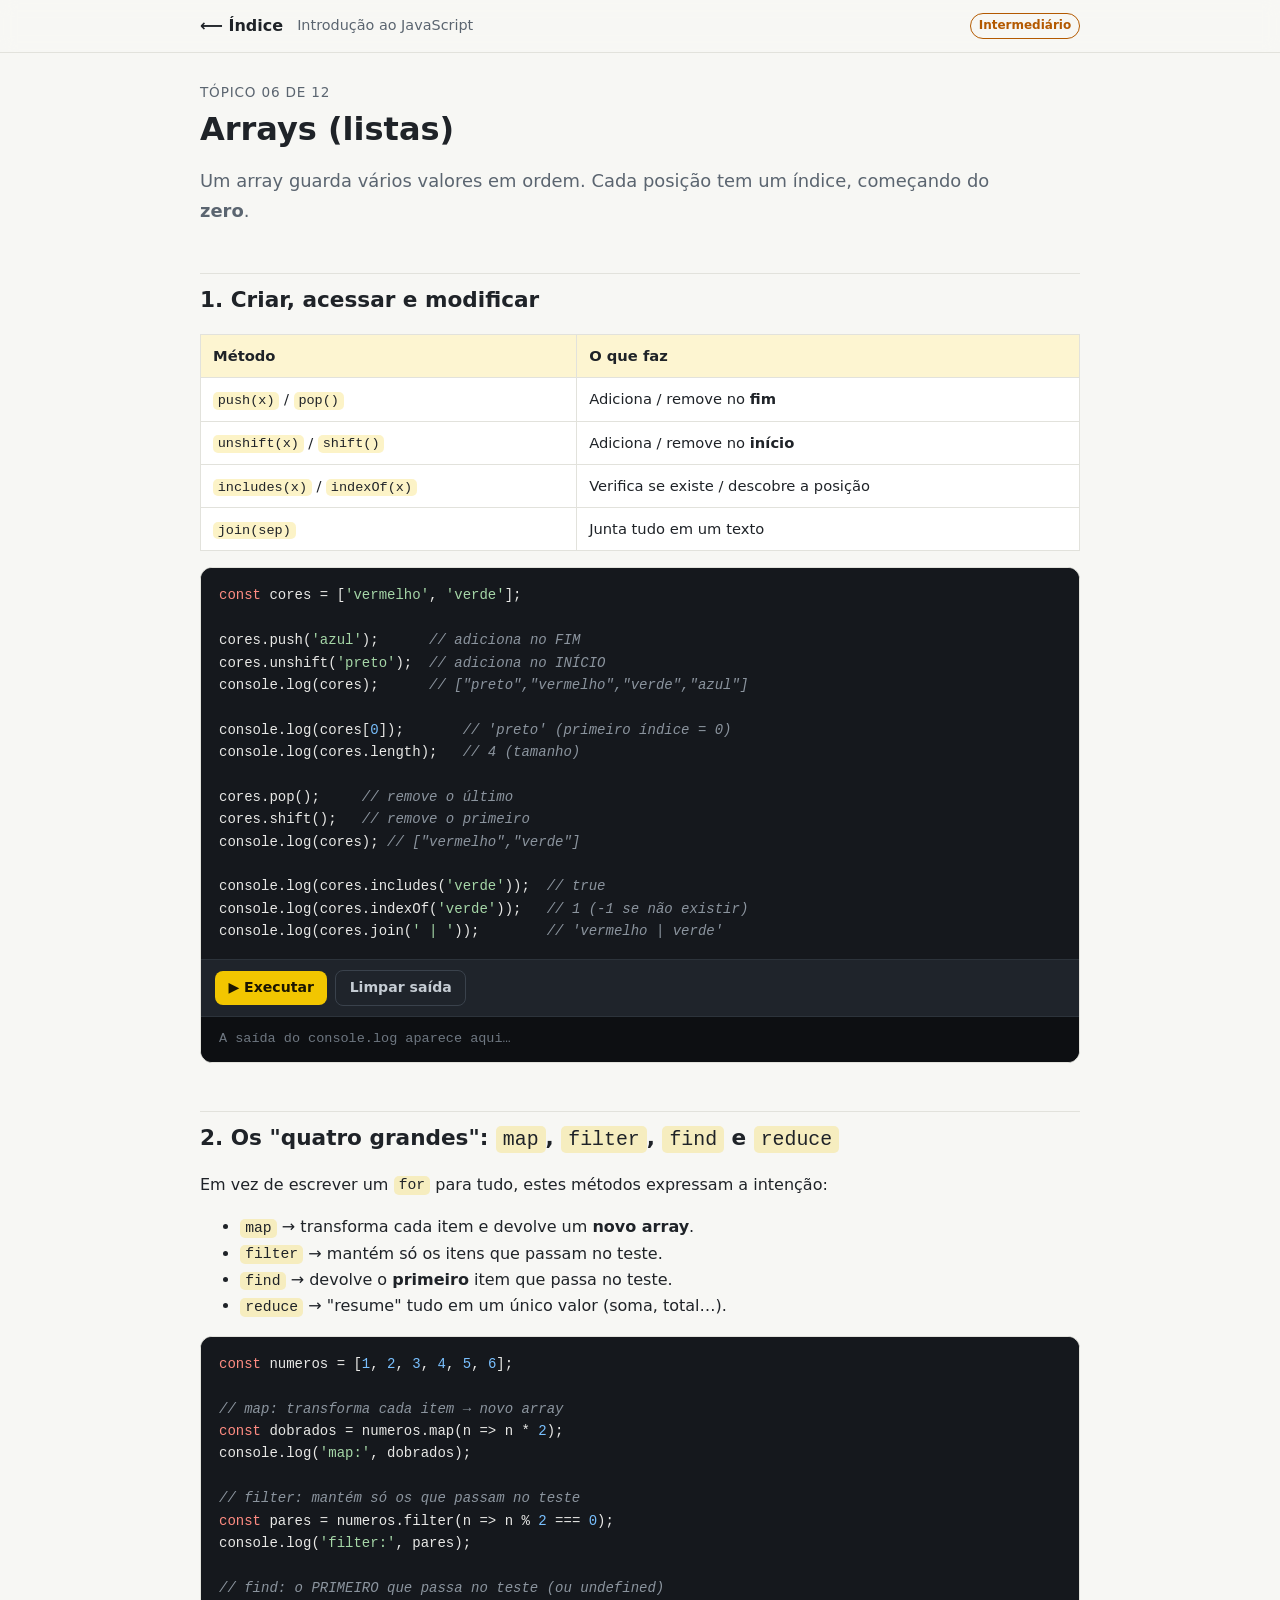
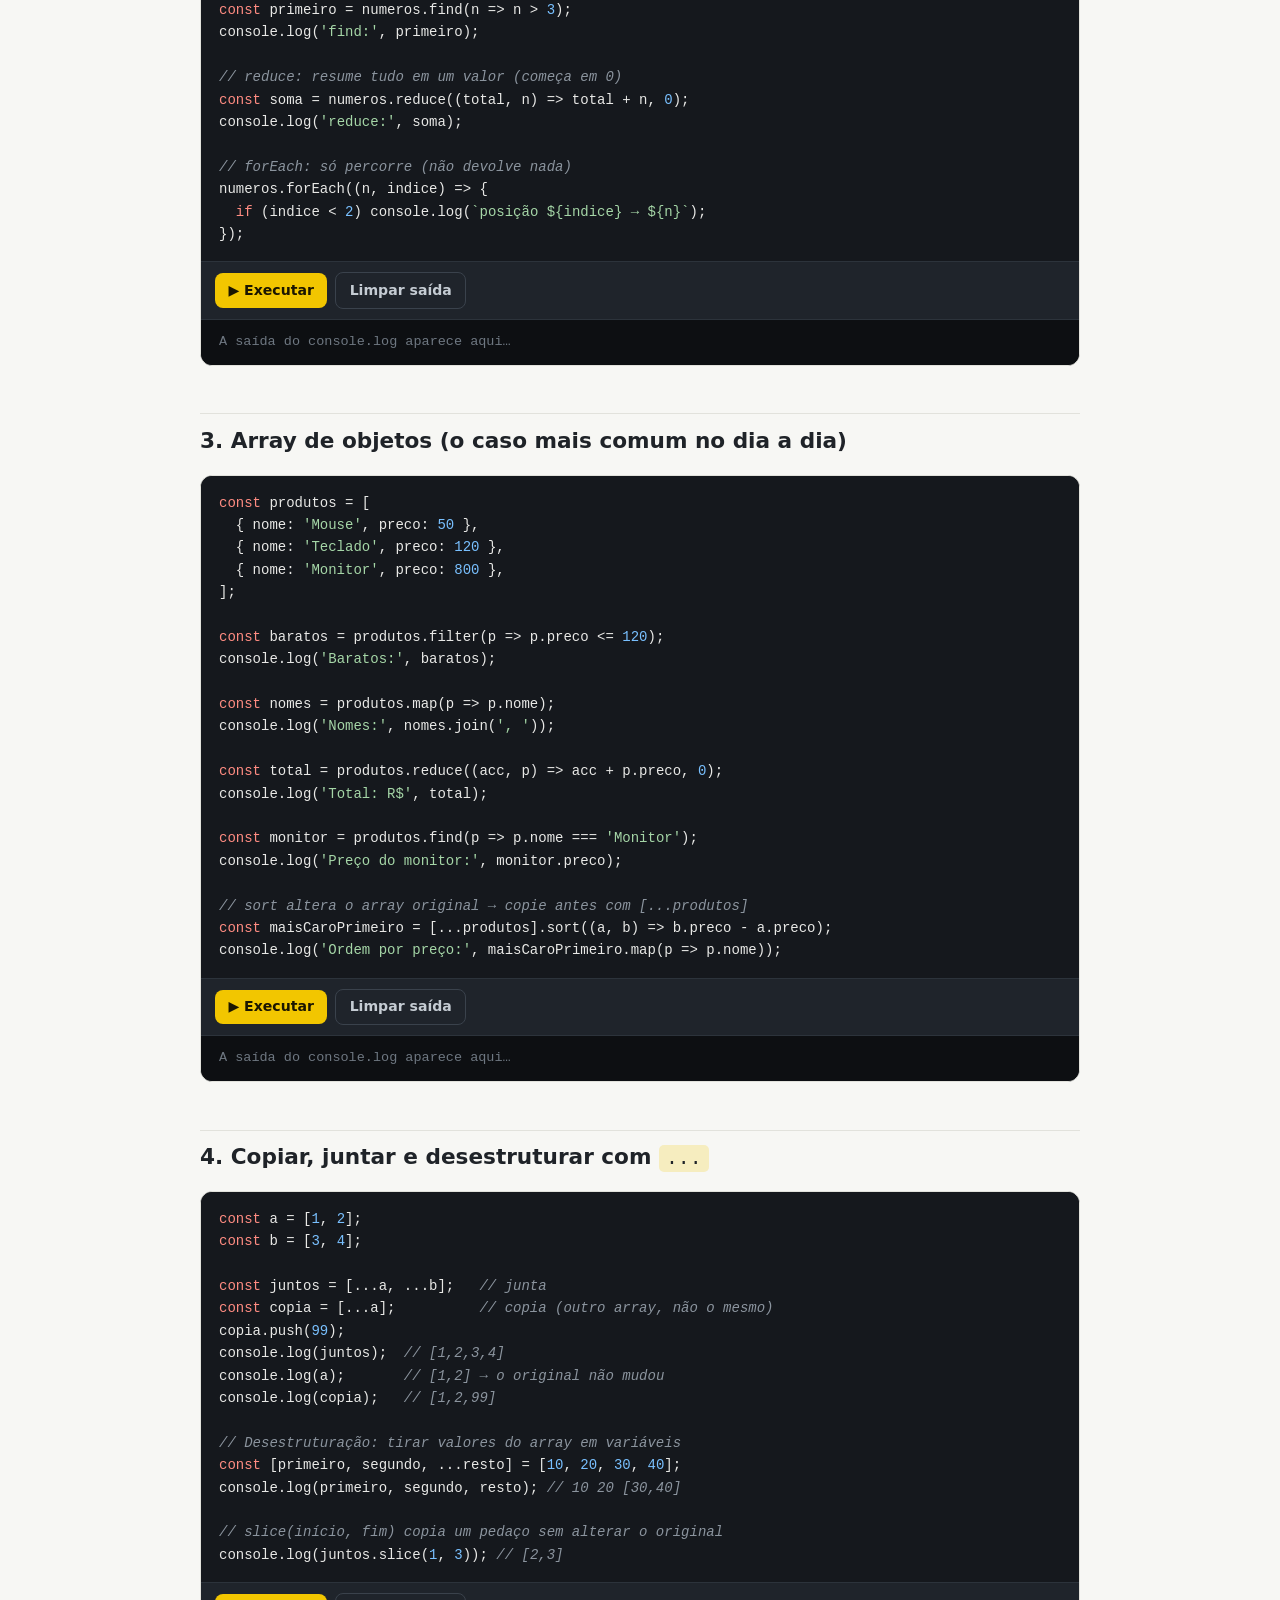
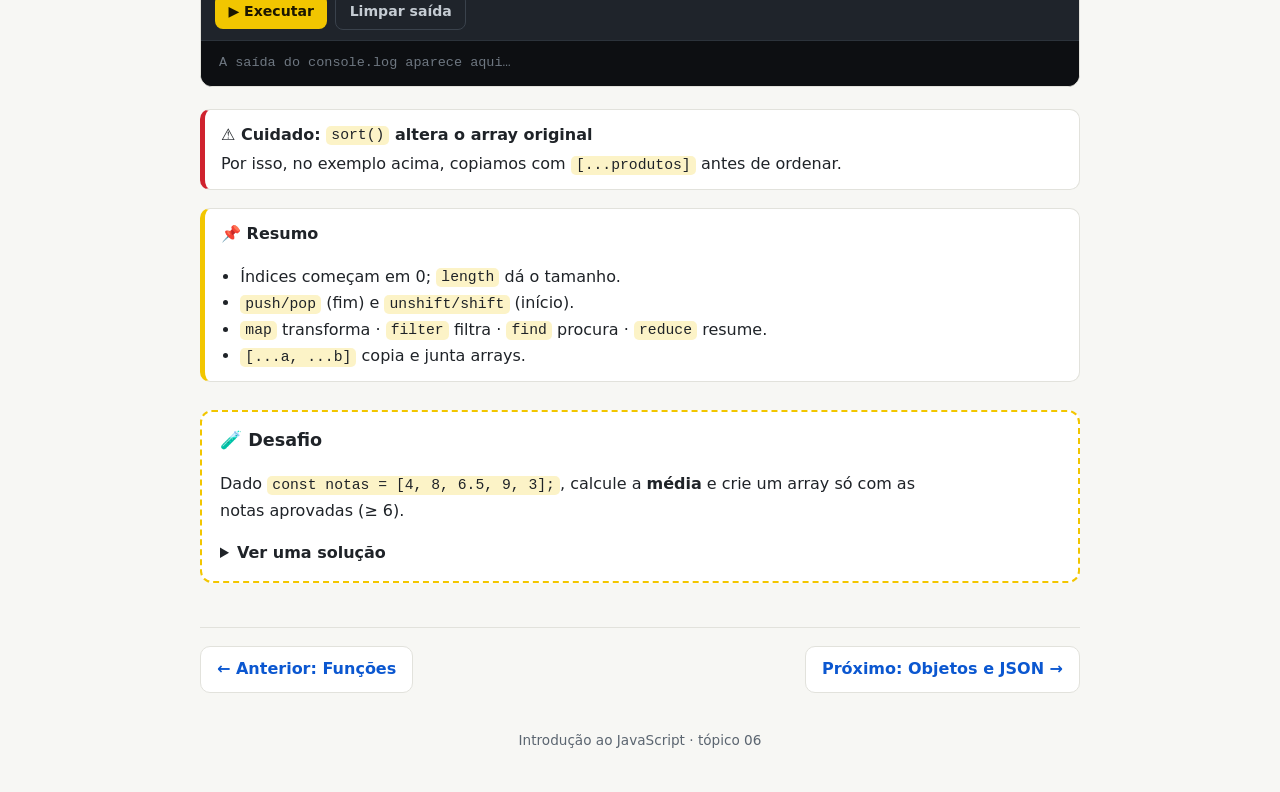
<file: topicos/06-arrays/index.html>
<!DOCTYPE html>
<html lang="pt-BR">
<head>
  <meta charset="UTF-8">
  <meta name="viewport" content="width=device-width, initial-scale=1">
  <title>06 · Arrays — Introdução ao JavaScript</title>
  <link rel="stylesheet" href="../../assets/css/style.css">
</head>
<body>
  <header class="topo">
    <div class="container topo-int">
      <a class="marca" href="../../index.html">⟵ Índice</a>
      <span class="topo-titulo">Introdução ao JavaScript</span>
      <span class="badge nivel-inter">Intermediário</span>
    </div>
  </header>

  <main class="container">
    <p class="trilha">Tópico 06 de 12</p>
    <h1>Arrays (listas)</h1>
    <p class="lead">Um array guarda vários valores em ordem. Cada posição tem um índice, começando do <strong>zero</strong>.</p>

    <h2>1. Criar, acessar e modificar</h2>
    <div class="tabela-wrap">
      <table>
        <tr><th>Método</th><th>O que faz</th></tr>
        <tr><td><code>push(x)</code> / <code>pop()</code></td><td>Adiciona / remove no <strong>fim</strong></td></tr>
        <tr><td><code>unshift(x)</code> / <code>shift()</code></td><td>Adiciona / remove no <strong>início</strong></td></tr>
        <tr><td><code>includes(x)</code> / <code>indexOf(x)</code></td><td>Verifica se existe / descobre a posição</td></tr>
        <tr><td><code>join(sep)</code></td><td>Junta tudo em um texto</td></tr>
      </table>
    </div>
    <div id="ex-basico"></div>

    <h2>2. Os "quatro grandes": <code>map</code>, <code>filter</code>, <code>find</code> e <code>reduce</code></h2>
    <p>
      Em vez de escrever um <code>for</code> para tudo, estes métodos expressam a intenção:
    </p>
    <ul>
      <li><code>map</code> → transforma cada item e devolve um <strong>novo array</strong>.</li>
      <li><code>filter</code> → mantém só os itens que passam no teste.</li>
      <li><code>find</code> → devolve o <strong>primeiro</strong> item que passa no teste.</li>
      <li><code>reduce</code> → "resume" tudo em um único valor (soma, total…).</li>
    </ul>
    <div id="ex-map-filter"></div>

    <h2>3. Array de objetos (o caso mais comum no dia a dia)</h2>
    <div id="ex-lista-objetos"></div>

    <h2>4. Copiar, juntar e desestruturar com <code>...</code></h2>
    <div id="ex-spread"></div>

    <div class="caixa atencao">
      <strong class="titulo">⚠️ Cuidado: <code>sort()</code> altera o array original</strong>
      Por isso, no exemplo acima, copiamos com <code>[...produtos]</code> antes de ordenar.
    </div>

    <div class="caixa resumo">
      <strong class="titulo">📌 Resumo</strong>
      <ul>
        <li>Índices começam em 0; <code>length</code> dá o tamanho.</li>
        <li><code>push/pop</code> (fim) e <code>unshift/shift</code> (início).</li>
        <li><code>map</code> transforma · <code>filter</code> filtra · <code>find</code> procura · <code>reduce</code> resume.</li>
        <li><code>[...a, ...b]</code> copia e junta arrays.</li>
      </ul>
    </div>

    <div class="desafio">
      <h3>🧪 Desafio</h3>
      <p>
        Dado <code>const notas = [4, 8, 6.5, 9, 3];</code>, calcule a <strong>média</strong> e crie um array só com as notas
        aprovadas (≥ 6).
      </p>
      <details>
        <summary>Ver uma solução</summary>
        <pre class="codigo estatico js"><code>const notas = [4, 8, 6.5, 9, 3];
const media = notas.reduce((total, n) => total + n, 0) / notas.length;
const aprovadas = notas.filter(n => n >= 6);
console.log(media.toFixed(1), aprovadas); // 6.1 [8, 6.5, 9]</code></pre>
      </details>
    </div>

    <nav class="pagina-nav">
      <a href="../05-funcoes/index.html">← Anterior: Funções</a>
      <a href="../07-objetos-e-json/index.html">Próximo: Objetos e JSON →</a>
    </nav>
  </main>

  <footer>Introdução ao JavaScript · tópico 06</footer>

  <script src="../../assets/js/utils.js"></script>
  <script src="script.js"></script>
</body>
</html>
</file>
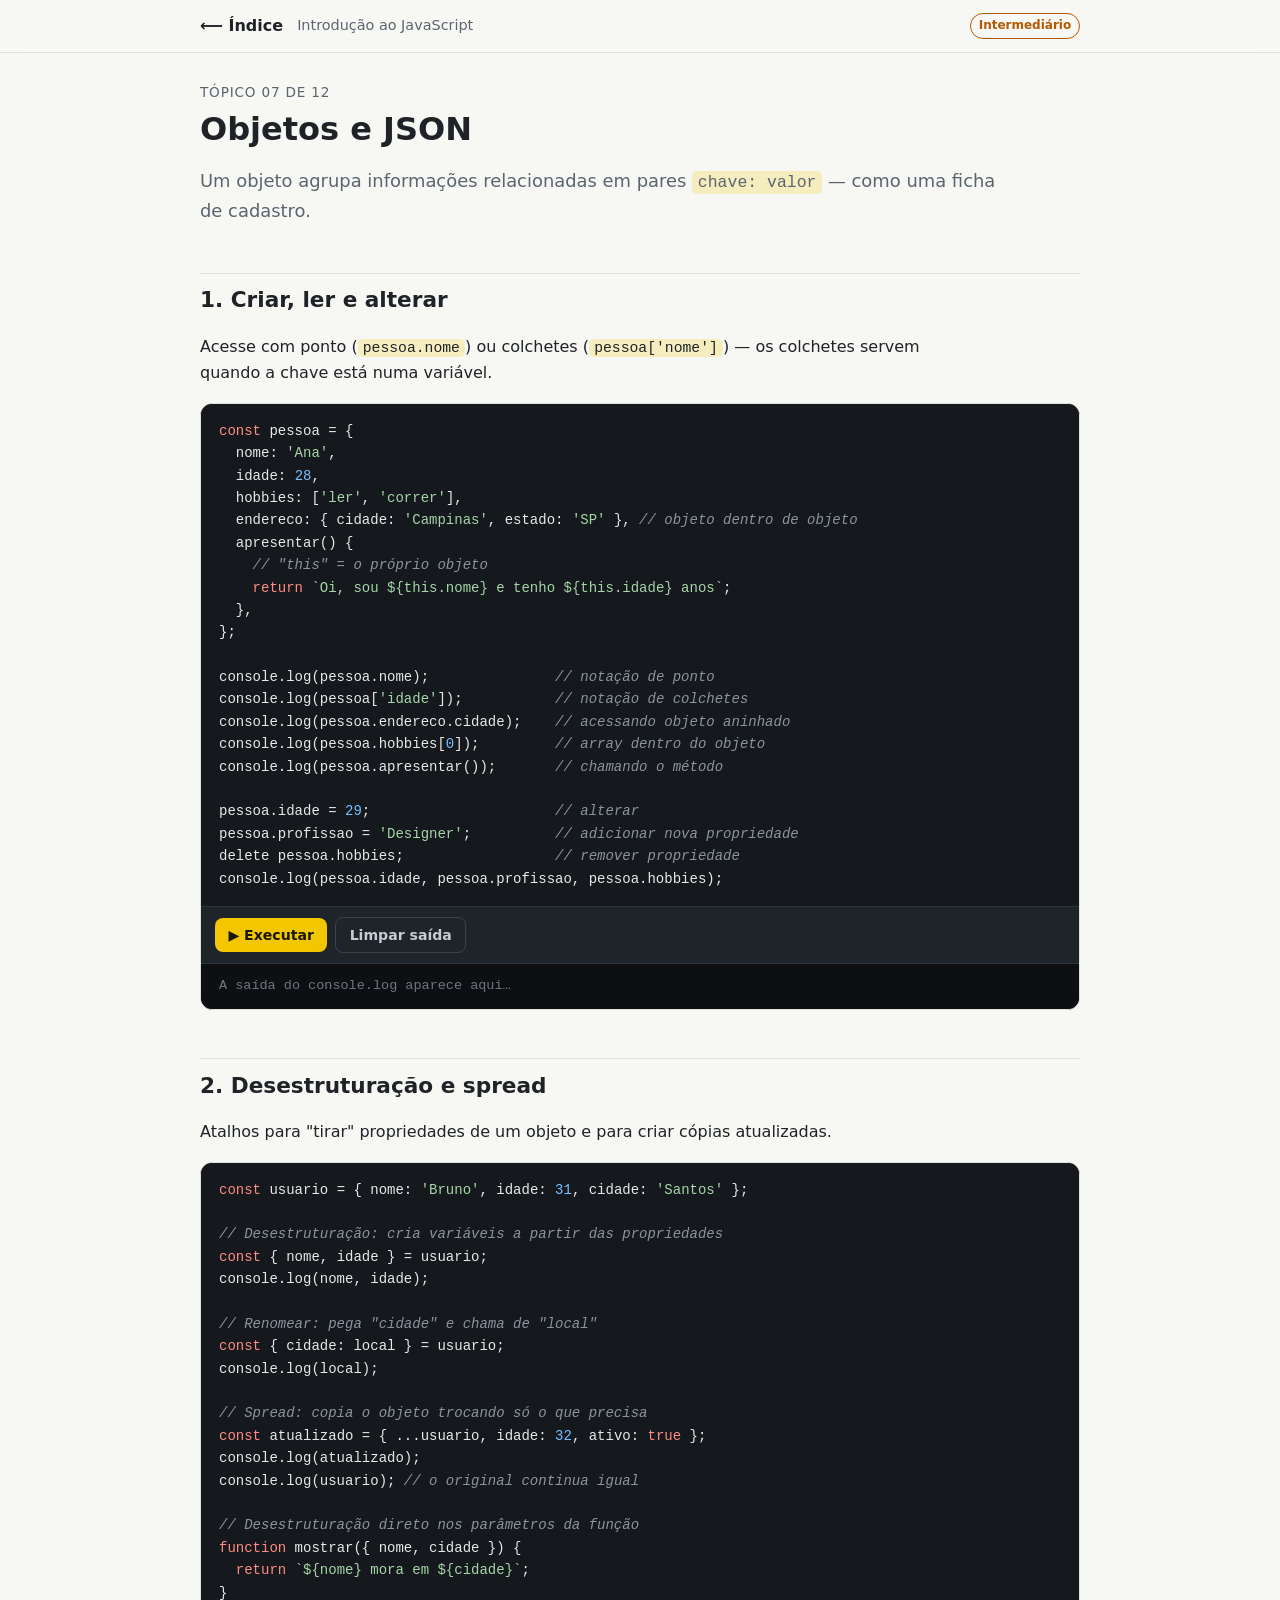
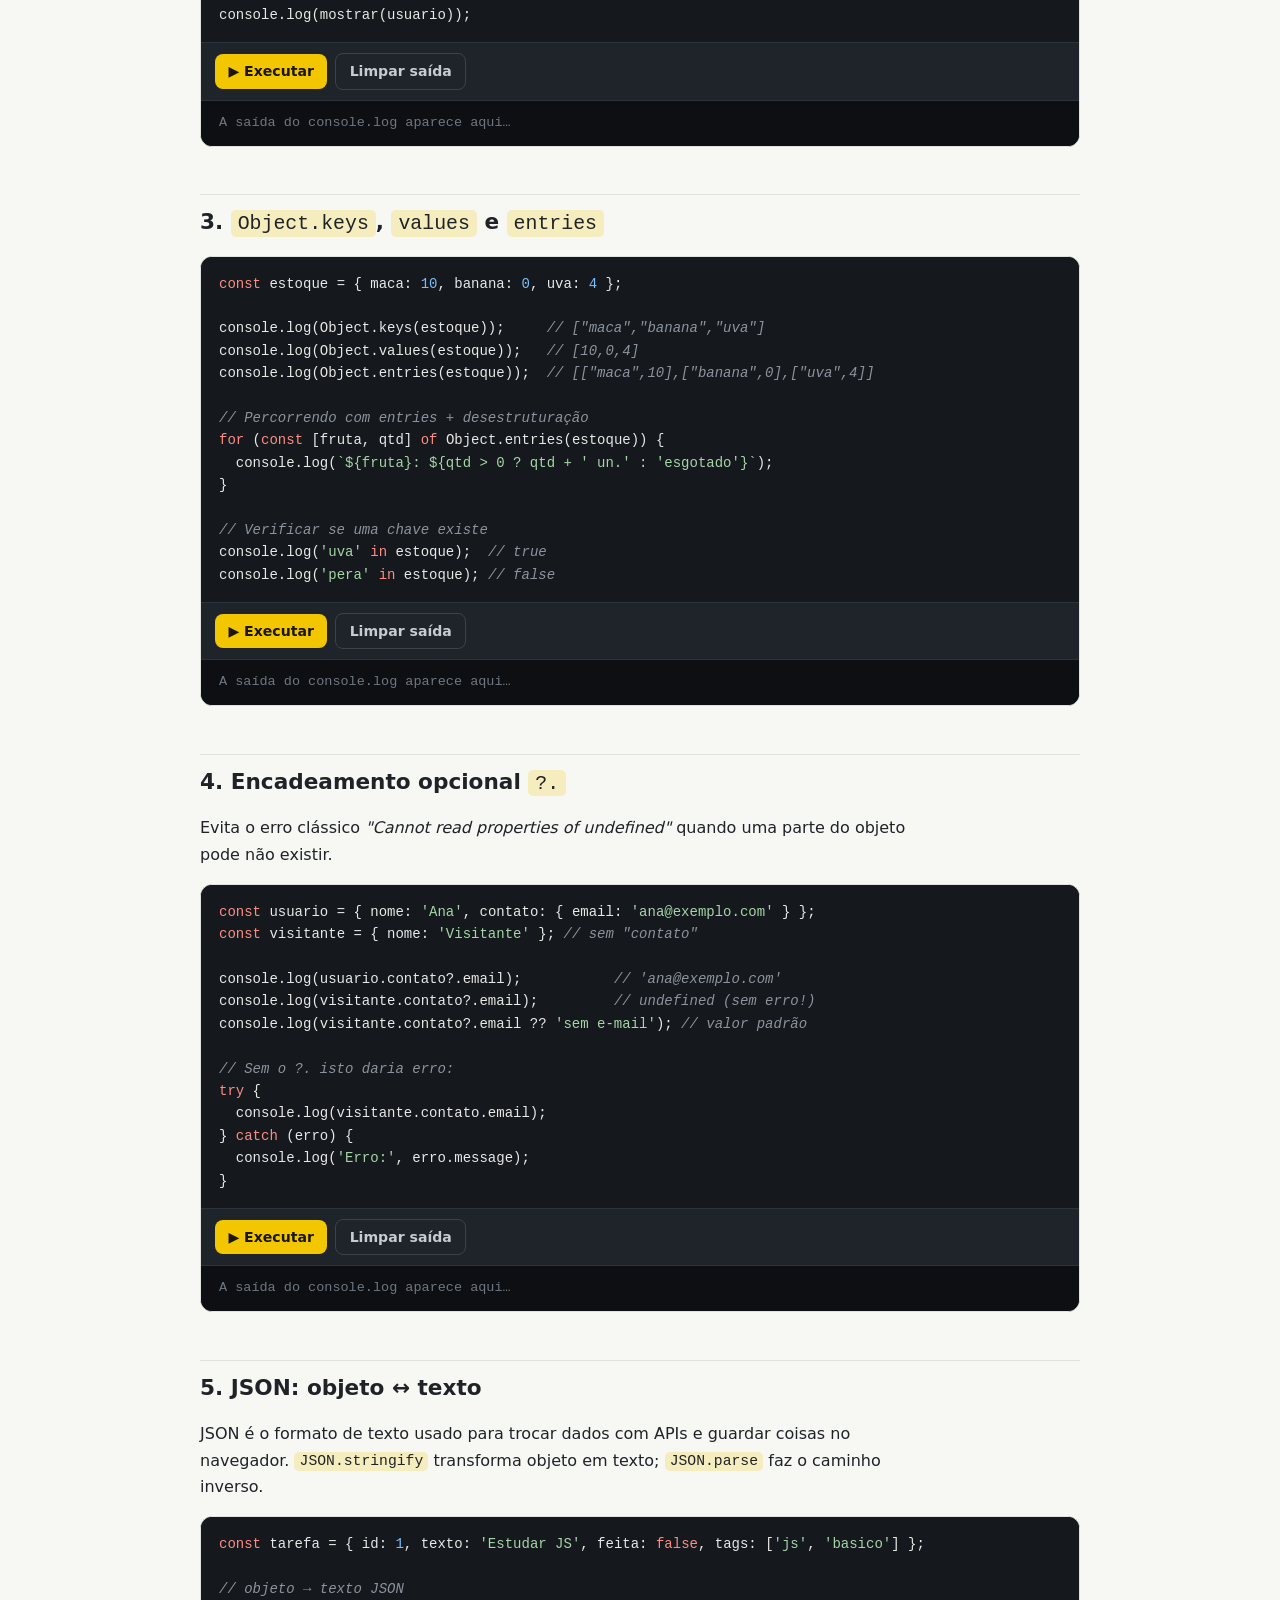
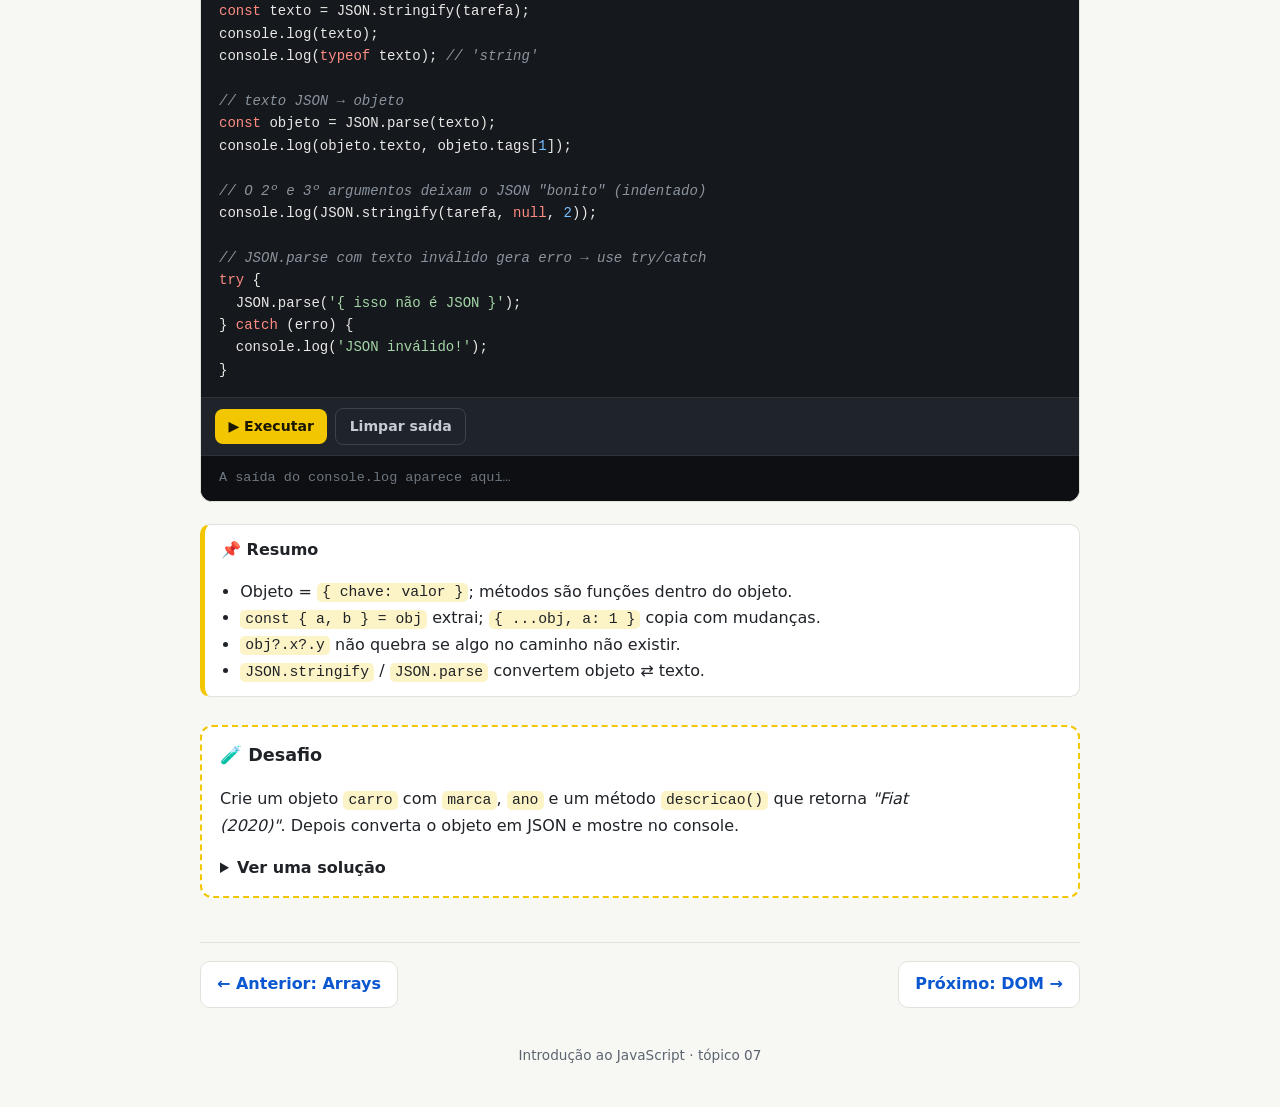
<file: topicos/07-objetos-e-json/index.html>
<!DOCTYPE html>
<html lang="pt-BR">
<head>
  <meta charset="UTF-8">
  <meta name="viewport" content="width=device-width, initial-scale=1">
  <title>07 · Objetos e JSON — Introdução ao JavaScript</title>
  <link rel="stylesheet" href="../../assets/css/style.css">
</head>
<body>
  <header class="topo">
    <div class="container topo-int">
      <a class="marca" href="../../index.html">⟵ Índice</a>
      <span class="topo-titulo">Introdução ao JavaScript</span>
      <span class="badge nivel-inter">Intermediário</span>
    </div>
  </header>

  <main class="container">
    <p class="trilha">Tópico 07 de 12</p>
    <h1>Objetos e JSON</h1>
    <p class="lead">Um objeto agrupa informações relacionadas em pares <code>chave: valor</code> — como uma ficha de cadastro.</p>

    <h2>1. Criar, ler e alterar</h2>
    <p>Acesse com ponto (<code>pessoa.nome</code>) ou colchetes (<code>pessoa['nome']</code>) — os colchetes servem quando a chave está numa variável.</p>
    <div id="ex-objeto"></div>

    <h2>2. Desestruturação e spread</h2>
    <p>Atalhos para "tirar" propriedades de um objeto e para criar cópias atualizadas.</p>
    <div id="ex-desestruturacao"></div>

    <h2>3. <code>Object.keys</code>, <code>values</code> e <code>entries</code></h2>
    <div id="ex-object-metodos"></div>

    <h2>4. Encadeamento opcional <code>?.</code></h2>
    <p>Evita o erro clássico <em>"Cannot read properties of undefined"</em> quando uma parte do objeto pode não existir.</p>
    <div id="ex-opcional"></div>

    <h2>5. JSON: objeto &harr; texto</h2>
    <p>
      JSON é o formato de texto usado para trocar dados com APIs e guardar coisas no navegador.
      <code>JSON.stringify</code> transforma objeto em texto; <code>JSON.parse</code> faz o caminho inverso.
    </p>
    <div id="ex-json"></div>

    <div class="caixa resumo">
      <strong class="titulo">📌 Resumo</strong>
      <ul>
        <li>Objeto = <code>{ chave: valor }</code>; métodos são funções dentro do objeto.</li>
        <li><code>const { a, b } = obj</code> extrai; <code>{ ...obj, a: 1 }</code> copia com mudanças.</li>
        <li><code>obj?.x?.y</code> não quebra se algo no caminho não existir.</li>
        <li><code>JSON.stringify</code> / <code>JSON.parse</code> convertem objeto ⇄ texto.</li>
      </ul>
    </div>

    <div class="desafio">
      <h3>🧪 Desafio</h3>
      <p>
        Crie um objeto <code>carro</code> com <code>marca</code>, <code>ano</code> e um método <code>descricao()</code> que retorna
        <em>"Fiat (2020)"</em>. Depois converta o objeto em JSON e mostre no console.
      </p>
      <details>
        <summary>Ver uma solução</summary>
        <pre class="codigo estatico js"><code>const carro = {
  marca: 'Fiat',
  ano: 2020,
  descricao() {
    return `${this.marca} (${this.ano})`;
  },
};
console.log(carro.descricao());
console.log(JSON.stringify(carro)); // métodos não entram no JSON</code></pre>
      </details>
    </div>

    <nav class="pagina-nav">
      <a href="../06-arrays/index.html">← Anterior: Arrays</a>
      <a href="../08-dom/index.html">Próximo: DOM →</a>
    </nav>
  </main>

  <footer>Introdução ao JavaScript · tópico 07</footer>

  <script src="../../assets/js/utils.js"></script>
  <script src="script.js"></script>
</body>
</html>
</file>
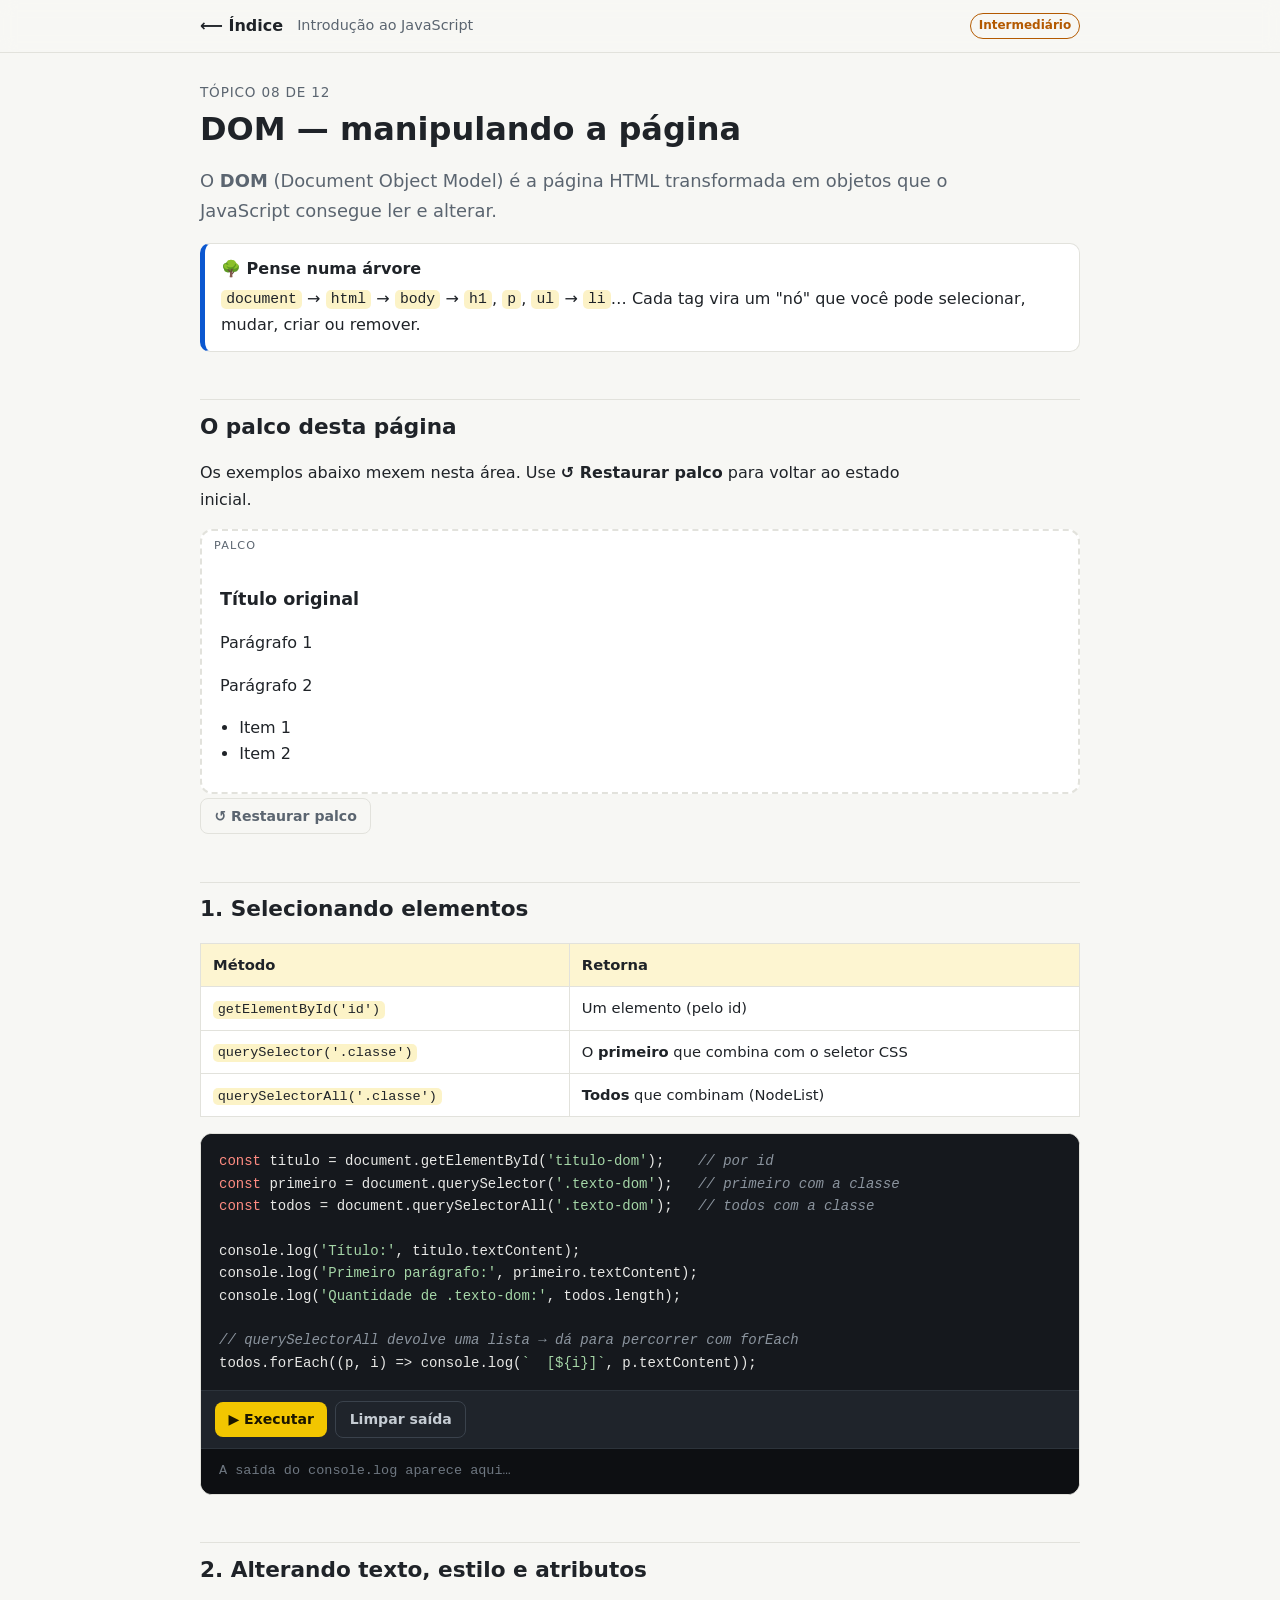
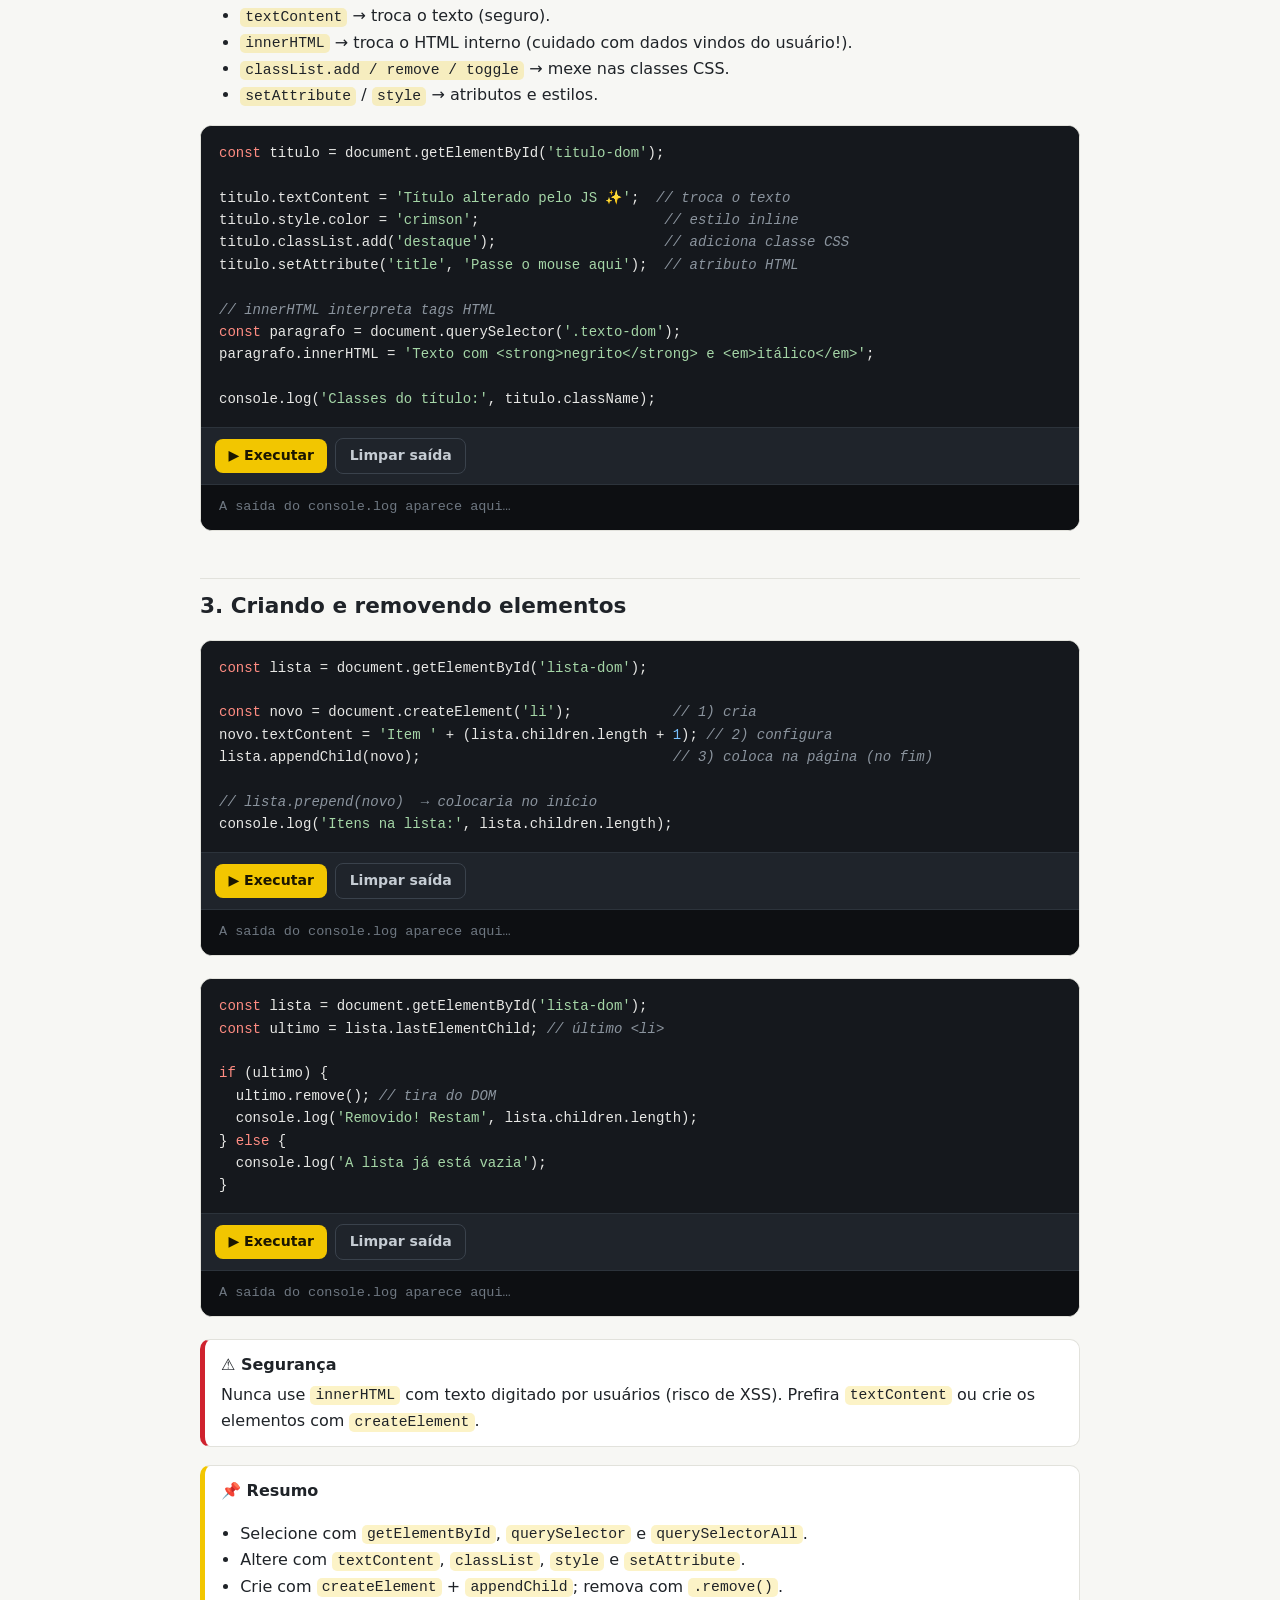
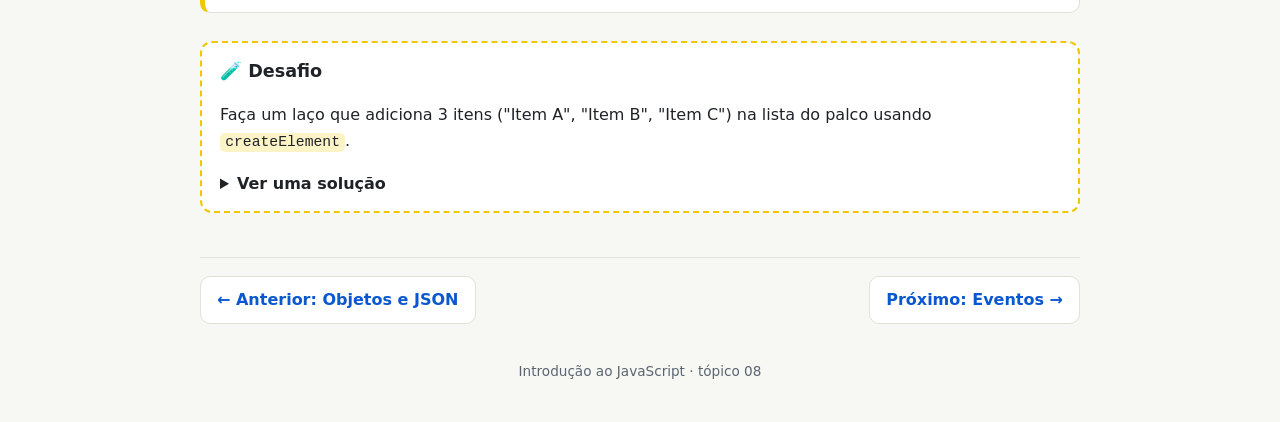
<file: topicos/08-dom/index.html>
<!DOCTYPE html>
<html lang="pt-BR">
<head>
  <meta charset="UTF-8">
  <meta name="viewport" content="width=device-width, initial-scale=1">
  <title>08 · DOM — Introdução ao JavaScript</title>
  <link rel="stylesheet" href="../../assets/css/style.css">
</head>
<body>
  <header class="topo">
    <div class="container topo-int">
      <a class="marca" href="../../index.html">⟵ Índice</a>
      <span class="topo-titulo">Introdução ao JavaScript</span>
      <span class="badge nivel-inter">Intermediário</span>
    </div>
  </header>

  <main class="container">
    <p class="trilha">Tópico 08 de 12</p>
    <h1>DOM — manipulando a página</h1>
    <p class="lead">
      O <strong>DOM</strong> (Document Object Model) é a página HTML transformada em objetos que o JavaScript consegue ler e alterar.
    </p>

    <div class="caixa info">
      <strong class="titulo">🌳 Pense numa árvore</strong>
      <code>document</code> → <code>html</code> → <code>body</code> → <code>h1</code>, <code>p</code>, <code>ul</code> → <code>li</code>…
      Cada tag vira um "nó" que você pode selecionar, mudar, criar ou remover.
    </div>

    <h2>O palco desta página</h2>
    <p>Os exemplos abaixo mexem nesta área. Use <strong>↺ Restaurar palco</strong> para voltar ao estado inicial.</p>
    <div class="palco" data-restaurar>
      <h3 id="titulo-dom" class="titulo-dom">Título original</h3>
      <p class="texto-dom">Parágrafo 1</p>
      <p class="texto-dom">Parágrafo 2</p>
      <ul id="lista-dom">
        <li>Item 1</li>
        <li>Item 2</li>
      </ul>
    </div>

    <h2>1. Selecionando elementos</h2>
    <div class="tabela-wrap">
      <table>
        <tr><th>Método</th><th>Retorna</th></tr>
        <tr><td><code>getElementById('id')</code></td><td>Um elemento (pelo id)</td></tr>
        <tr><td><code>querySelector('.classe')</code></td><td>O <strong>primeiro</strong> que combina com o seletor CSS</td></tr>
        <tr><td><code>querySelectorAll('.classe')</code></td><td><strong>Todos</strong> que combinam (NodeList)</td></tr>
      </table>
    </div>
    <div id="ex-selecionar"></div>

    <h2>2. Alterando texto, estilo e atributos</h2>
    <ul>
      <li><code>textContent</code> → troca o texto (seguro).</li>
      <li><code>innerHTML</code> → troca o HTML interno (cuidado com dados vindos do usuário!).</li>
      <li><code>classList.add / remove / toggle</code> → mexe nas classes CSS.</li>
      <li><code>setAttribute</code> / <code>style</code> → atributos e estilos.</li>
    </ul>
    <div id="ex-alterar"></div>

    <h2>3. Criando e removendo elementos</h2>
    <div id="ex-criar"></div>
    <div id="ex-remover"></div>

    <div class="caixa atencao">
      <strong class="titulo">⚠️ Segurança</strong>
      Nunca use <code>innerHTML</code> com texto digitado por usuários (risco de XSS). Prefira <code>textContent</code>
      ou crie os elementos com <code>createElement</code>.
    </div>

    <div class="caixa resumo">
      <strong class="titulo">📌 Resumo</strong>
      <ul>
        <li>Selecione com <code>getElementById</code>, <code>querySelector</code> e <code>querySelectorAll</code>.</li>
        <li>Altere com <code>textContent</code>, <code>classList</code>, <code>style</code> e <code>setAttribute</code>.</li>
        <li>Crie com <code>createElement</code> + <code>appendChild</code>; remova com <code>.remove()</code>.</li>
      </ul>
    </div>

    <div class="desafio">
      <h3>🧪 Desafio</h3>
      <p>
        Faça um laço que adiciona 3 itens ("Item A", "Item B", "Item C") na lista do palco usando <code>createElement</code>.
      </p>
      <details>
        <summary>Ver uma solução</summary>
        <pre class="codigo estatico js"><code>const lista = document.getElementById('lista-dom');
for (const letra of ['A', 'B', 'C']) {
  const li = document.createElement('li');
  li.textContent = 'Item ' + letra;
  lista.appendChild(li);
}</code></pre>
      </details>
    </div>

    <nav class="pagina-nav">
      <a href="../07-objetos-e-json/index.html">← Anterior: Objetos e JSON</a>
      <a href="../09-eventos/index.html">Próximo: Eventos →</a>
    </nav>
  </main>

  <footer>Introdução ao JavaScript · tópico 08</footer>

  <script src="../../assets/js/utils.js"></script>
  <script src="script.js"></script>
</body>
</html>
</file>
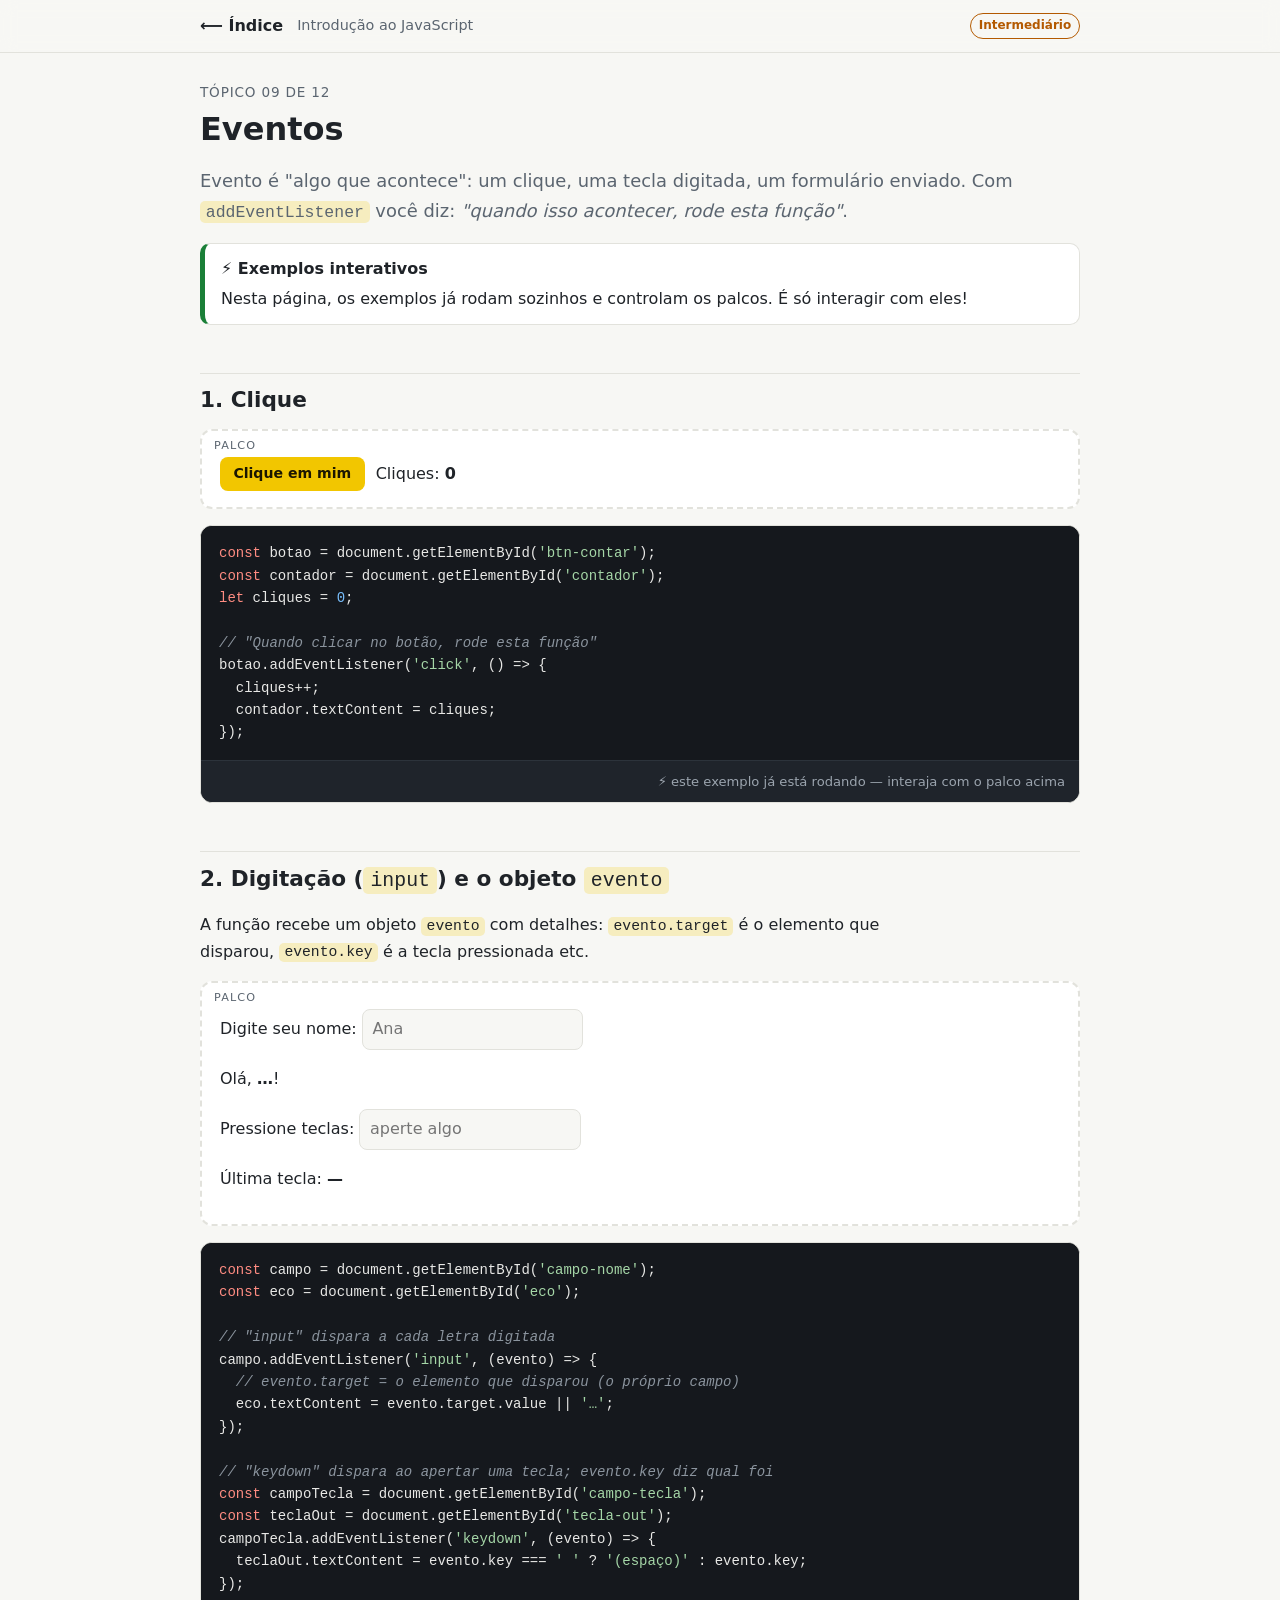
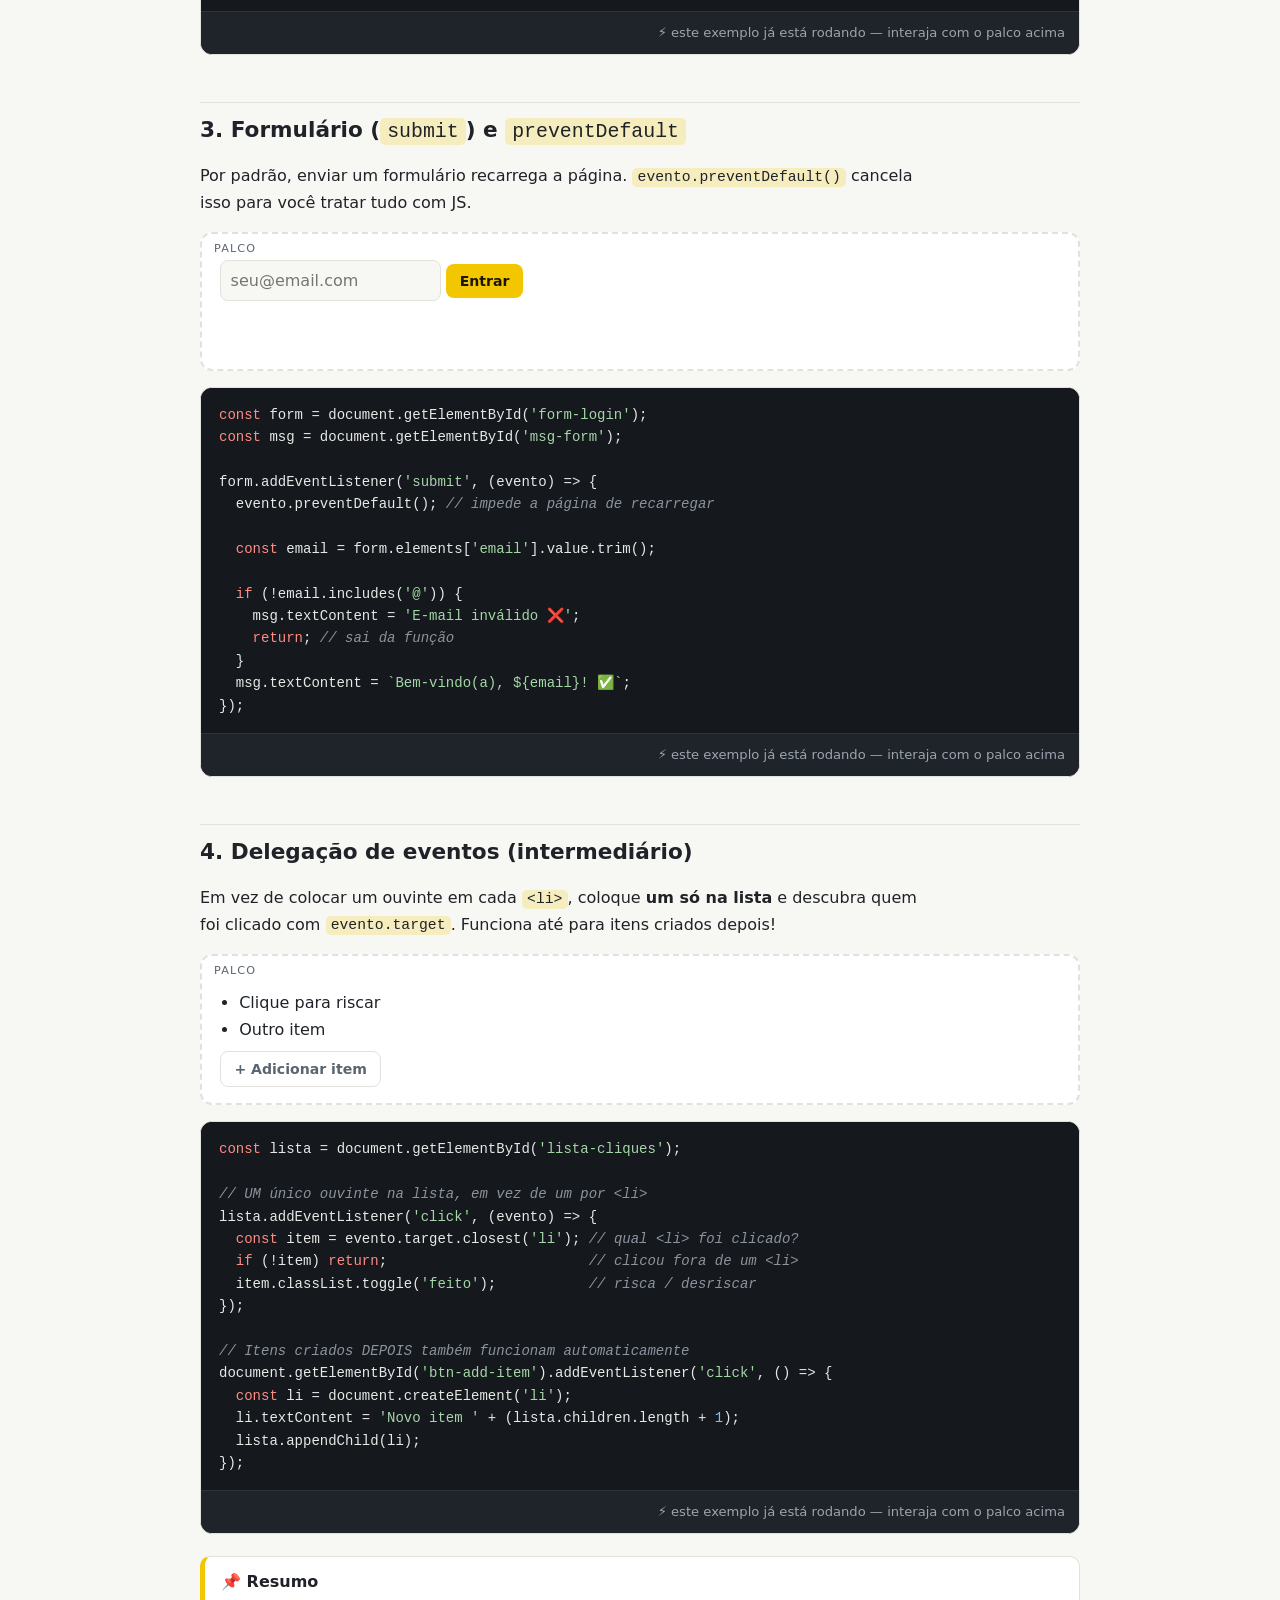
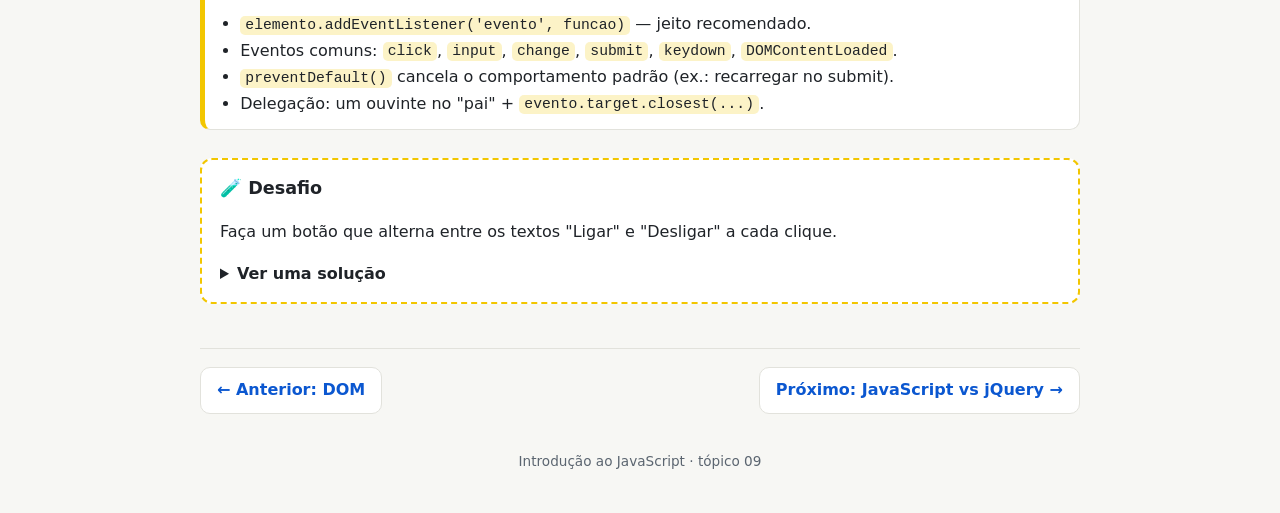
<file: topicos/09-eventos/index.html>
<!DOCTYPE html>
<html lang="pt-BR">
<head>
  <meta charset="UTF-8">
  <meta name="viewport" content="width=device-width, initial-scale=1">
  <title>09 · Eventos — Introdução ao JavaScript</title>
  <link rel="stylesheet" href="../../assets/css/style.css">
</head>
<body>
  <header class="topo">
    <div class="container topo-int">
      <a class="marca" href="../../index.html">⟵ Índice</a>
      <span class="topo-titulo">Introdução ao JavaScript</span>
      <span class="badge nivel-inter">Intermediário</span>
    </div>
  </header>

  <main class="container">
    <p class="trilha">Tópico 09 de 12</p>
    <h1>Eventos</h1>
    <p class="lead">
      Evento é "algo que acontece": um clique, uma tecla digitada, um formulário enviado.
      Com <code>addEventListener</code> você diz: <em>"quando isso acontecer, rode esta função"</em>.
    </p>

    <div class="caixa dica">
      <strong class="titulo">⚡ Exemplos interativos</strong>
      Nesta página, os exemplos já rodam sozinhos e controlam os palcos. É só interagir com eles!
    </div>

    <h2>1. Clique</h2>
    <div class="palco">
      <button type="button" class="btn" id="btn-contar">Clique em mim</button>
      Cliques: <strong id="contador">0</strong>
    </div>
    <div id="ex-click"></div>

    <h2>2. Digitação (<code>input</code>) e o objeto <code>evento</code></h2>
    <p>
      A função recebe um objeto <code>evento</code> com detalhes: <code>evento.target</code> é o elemento que disparou,
      <code>evento.key</code> é a tecla pressionada etc.
    </p>
    <div class="palco">
      <label for="campo-nome">Digite seu nome: </label>
      <input type="text" id="campo-nome" placeholder="Ana">
      <p>Olá, <strong id="eco">…</strong>!</p>
      <label for="campo-tecla">Pressione teclas: </label>
      <input type="text" id="campo-tecla" placeholder="aperte algo">
      <p>Última tecla: <strong id="tecla-out">—</strong></p>
    </div>
    <div id="ex-input"></div>

    <h2>3. Formulário (<code>submit</code>) e <code>preventDefault</code></h2>
    <p>Por padrão, enviar um formulário recarrega a página. <code>evento.preventDefault()</code> cancela isso para você tratar tudo com JS.</p>
    <div class="palco">
      <form id="form-login">
        <input type="text" name="email" placeholder="seu@email.com" autocomplete="off">
        <button type="submit" class="btn">Entrar</button>
      </form>
      <p class="resultado" id="msg-form"></p>
    </div>
    <div id="ex-submit"></div>

    <h2>4. Delegação de eventos (intermediário)</h2>
    <p>
      Em vez de colocar um ouvinte em cada <code>&lt;li&gt;</code>, coloque <strong>um só na lista</strong> e descubra quem foi clicado
      com <code>evento.target</code>. Funciona até para itens criados depois!
    </p>
    <div class="palco">
      <ul id="lista-cliques">
        <li>Clique para riscar</li>
        <li>Outro item</li>
      </ul>
      <button type="button" class="btn btn-sec" id="btn-add-item">+ Adicionar item</button>
    </div>
    <div id="ex-delegacao"></div>

    <div class="caixa resumo">
      <strong class="titulo">📌 Resumo</strong>
      <ul>
        <li><code>elemento.addEventListener('evento', funcao)</code> — jeito recomendado.</li>
        <li>Eventos comuns: <code>click</code>, <code>input</code>, <code>change</code>, <code>submit</code>, <code>keydown</code>, <code>DOMContentLoaded</code>.</li>
        <li><code>preventDefault()</code> cancela o comportamento padrão (ex.: recarregar no submit).</li>
        <li>Delegação: um ouvinte no "pai" + <code>evento.target.closest(...)</code>.</li>
      </ul>
    </div>

    <div class="desafio">
      <h3>🧪 Desafio</h3>
      <p>Faça um botão que alterna entre os textos "Ligar" e "Desligar" a cada clique.</p>
      <details>
        <summary>Ver uma solução</summary>
        <pre class="codigo estatico js"><code>const botao = document.getElementById('meu-botao');
let ligado = false;

botao.addEventListener('click', () => {
  ligado = !ligado;
  botao.textContent = ligado ? 'Desligar' : 'Ligar';
});</code></pre>
      </details>
    </div>

    <nav class="pagina-nav">
      <a href="../08-dom/index.html">← Anterior: DOM</a>
      <a href="../10-javascript-vs-jquery/index.html">Próximo: JavaScript vs jQuery →</a>
    </nav>
  </main>

  <footer>Introdução ao JavaScript · tópico 09</footer>

  <script src="../../assets/js/utils.js"></script>
  <script src="script.js"></script>
</body>
</html>
</file>
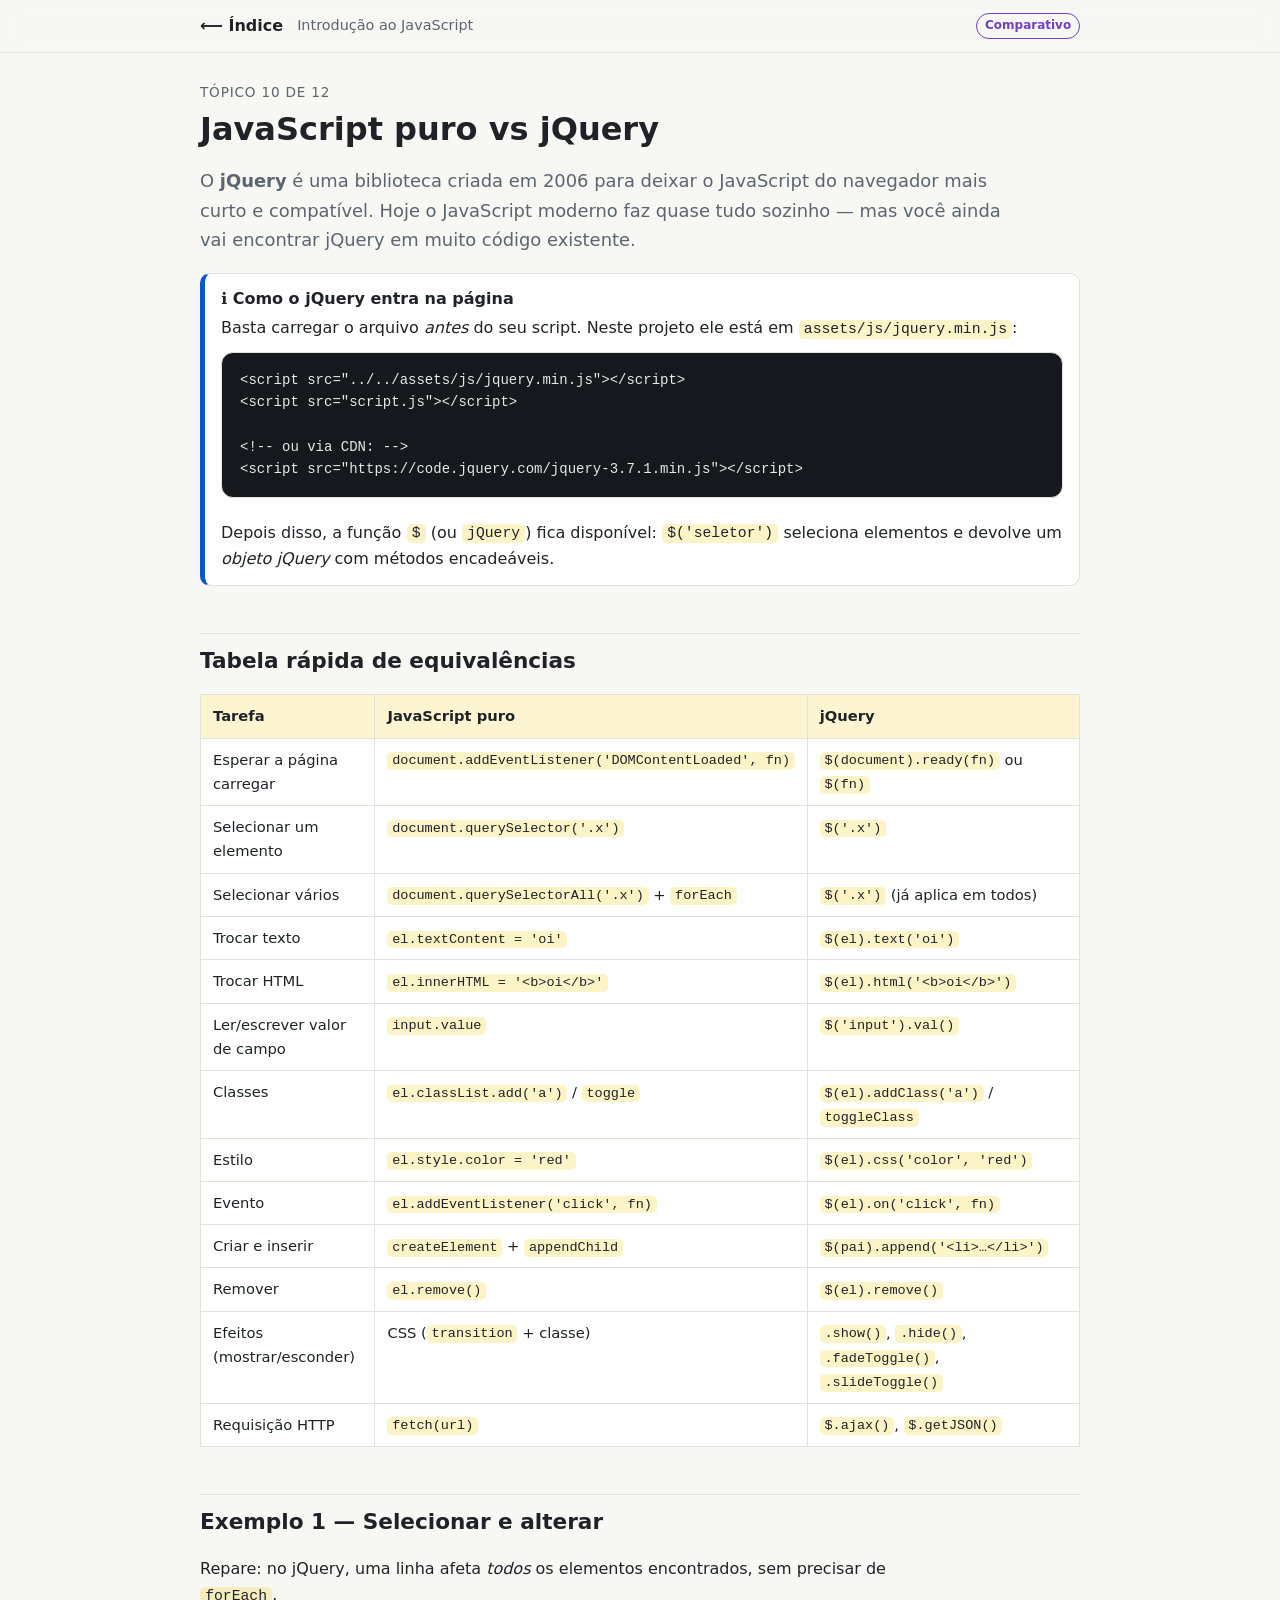
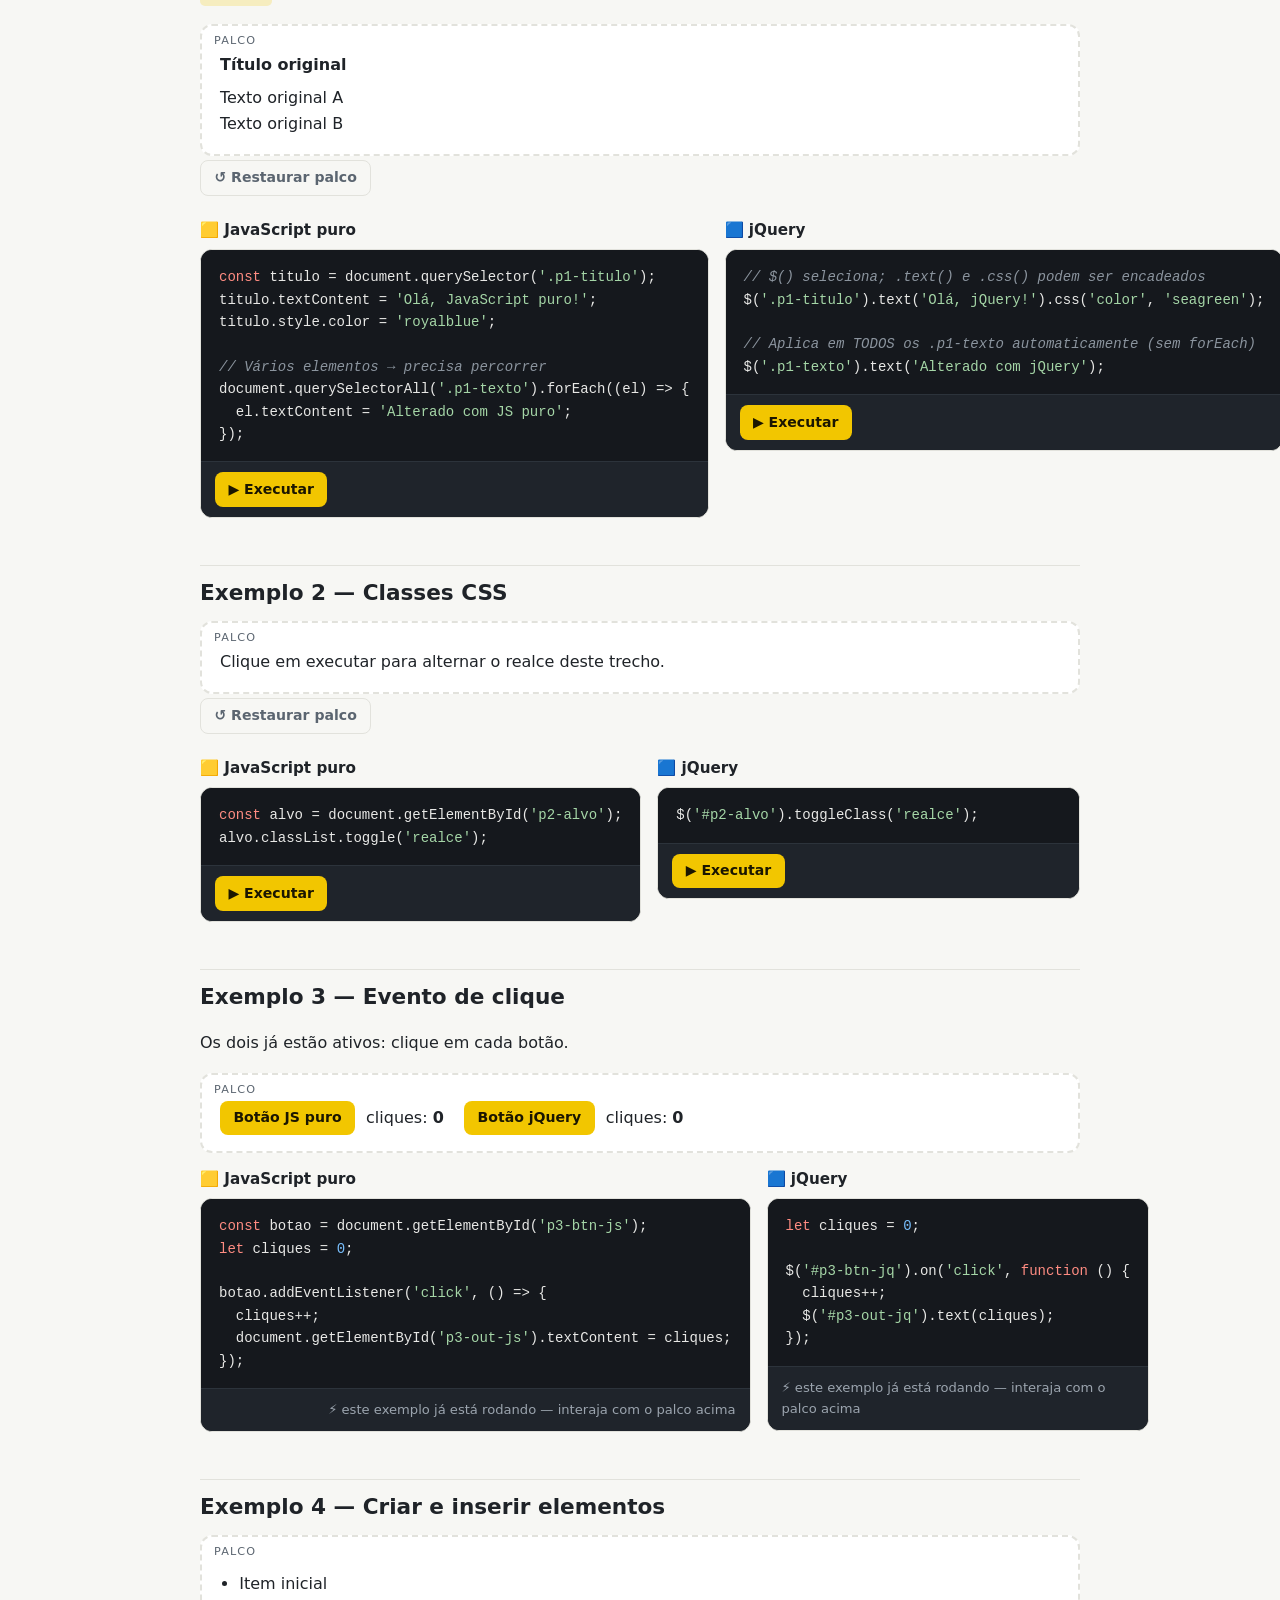
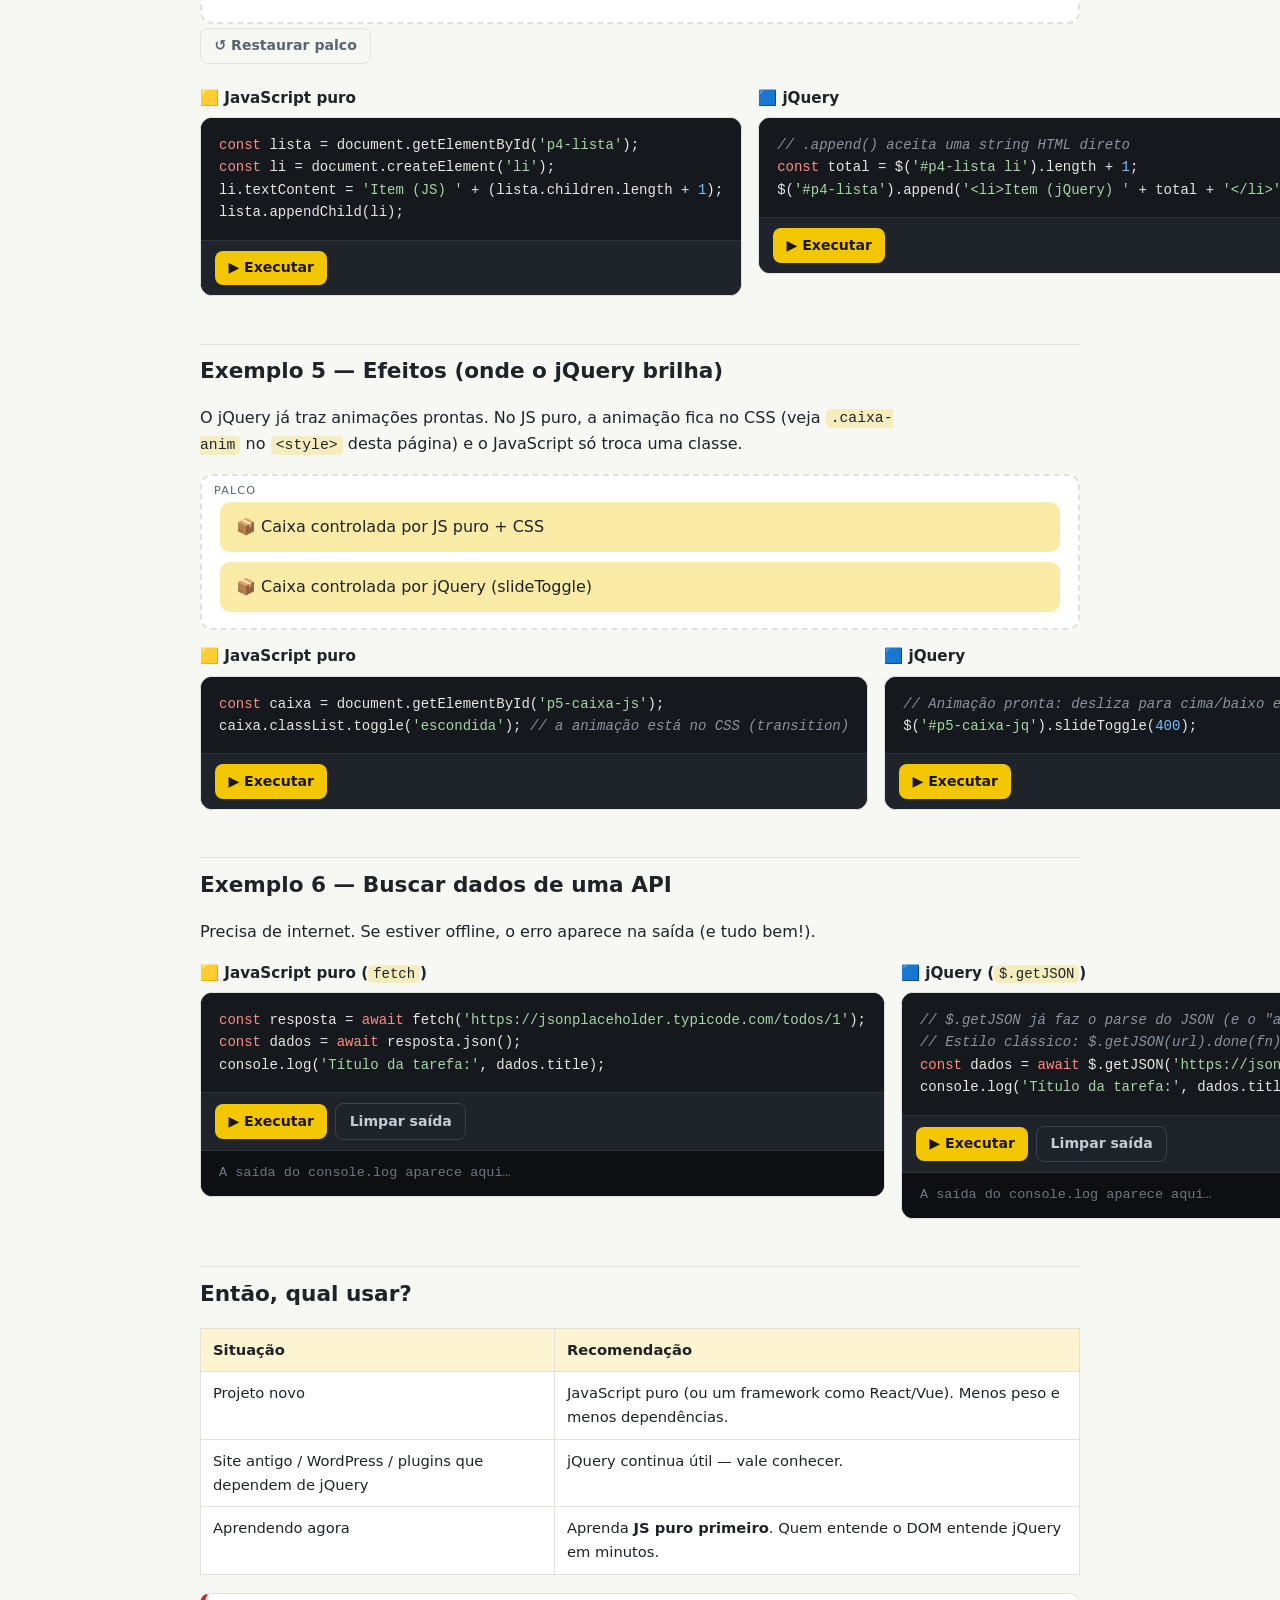
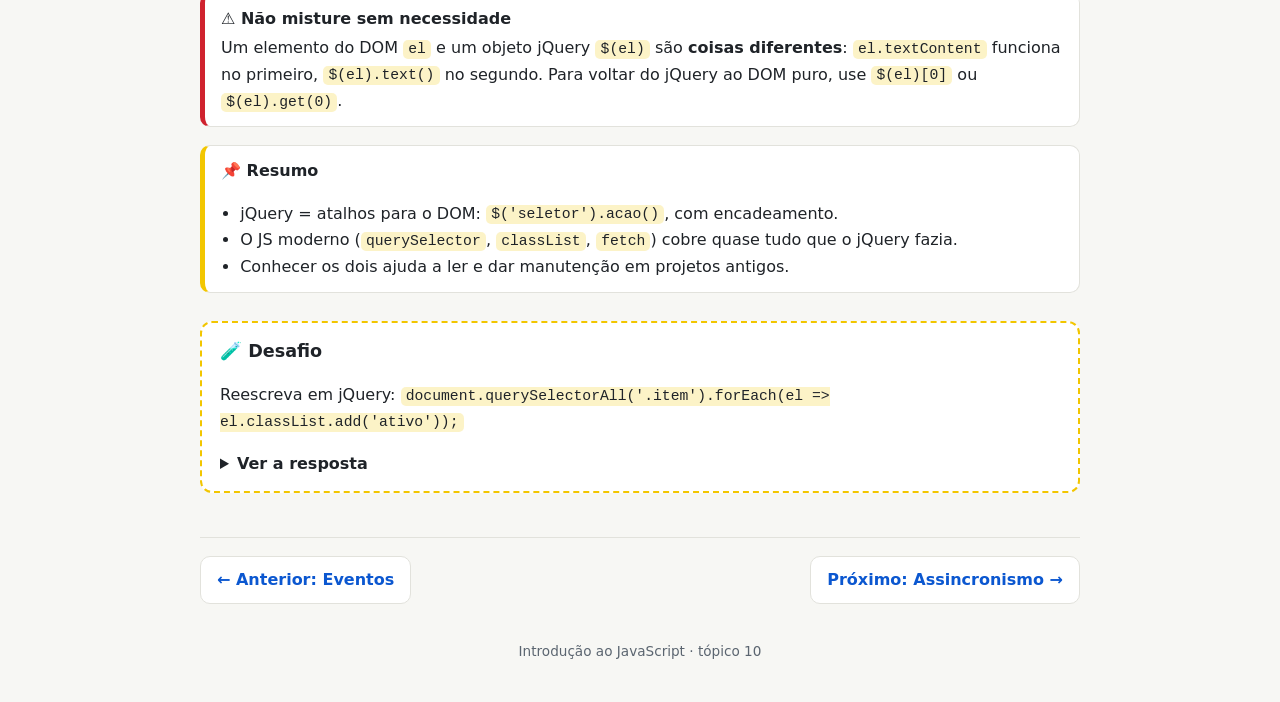
<file: topicos/10-javascript-vs-jquery/index.html>
<!DOCTYPE html>
<html lang="pt-BR">
<head>
  <meta charset="UTF-8">
  <meta name="viewport" content="width=device-width, initial-scale=1">
  <title>10 · JavaScript vs jQuery — Introdução ao JavaScript</title>
  <link rel="stylesheet" href="../../assets/css/style.css">
  <style>
    /* Estilos só desta página (animação do exemplo 5) */
    .caixa-anim {
      padding: 12px 16px; background: color-mix(in srgb, var(--acento) 35%, var(--card));
      border-radius: 10px; max-height: 120px; overflow: hidden;
      transition: opacity .4s, max-height .4s, padding .4s;
    }
    .caixa-anim.escondida { opacity: 0; max-height: 0; padding-top: 0; padding-bottom: 0; }
    .realce { background: color-mix(in srgb, var(--acento) 55%, transparent); border-radius: 4px; padding: 0 .3em; }
  </style>
</head>
<body>
  <header class="topo">
    <div class="container topo-int">
      <a class="marca" href="../../index.html">⟵ Índice</a>
      <span class="topo-titulo">Introdução ao JavaScript</span>
      <span class="badge nivel-comp">Comparativo</span>
    </div>
  </header>

  <main class="container">
    <p class="trilha">Tópico 10 de 12</p>
    <h1>JavaScript puro vs jQuery</h1>
    <p class="lead">
      O <strong>jQuery</strong> é uma biblioteca criada em 2006 para deixar o JavaScript do navegador mais curto e compatível.
      Hoje o JavaScript moderno faz quase tudo sozinho — mas você ainda vai encontrar jQuery em muito código existente.
    </p>

    <div class="caixa info">
      <strong class="titulo">ℹ️ Como o jQuery entra na página</strong>
      Basta carregar o arquivo <em>antes</em> do seu script. Neste projeto ele está em <code>assets/js/jquery.min.js</code>:
      <pre class="codigo estatico" style="margin-top:10px"><code>&lt;script src="../../assets/js/jquery.min.js"&gt;&lt;/script&gt;
&lt;script src="script.js"&gt;&lt;/script&gt;

&lt;!-- ou via CDN: --&gt;
&lt;script src="https://code.jquery.com/jquery-3.7.1.min.js"&gt;&lt;/script&gt;</code></pre>
      Depois disso, a função <code>$</code> (ou <code>jQuery</code>) fica disponível: <code>$('seletor')</code> seleciona elementos
      e devolve um <em>objeto jQuery</em> com métodos encadeáveis.
    </div>

    <h2>Tabela rápida de equivalências</h2>
    <div class="tabela-wrap">
      <table>
        <tr><th>Tarefa</th><th>JavaScript puro</th><th>jQuery</th></tr>
        <tr>
          <td>Esperar a página carregar</td>
          <td><code>document.addEventListener('DOMContentLoaded', fn)</code></td>
          <td><code>$(document).ready(fn)</code> ou <code>$(fn)</code></td>
        </tr>
        <tr>
          <td>Selecionar um elemento</td>
          <td><code>document.querySelector('.x')</code></td>
          <td><code>$('.x')</code></td>
        </tr>
        <tr>
          <td>Selecionar vários</td>
          <td><code>document.querySelectorAll('.x')</code> + <code>forEach</code></td>
          <td><code>$('.x')</code> (já aplica em todos)</td>
        </tr>
        <tr>
          <td>Trocar texto</td>
          <td><code>el.textContent = 'oi'</code></td>
          <td><code>$(el).text('oi')</code></td>
        </tr>
        <tr>
          <td>Trocar HTML</td>
          <td><code>el.innerHTML = '&lt;b&gt;oi&lt;/b&gt;'</code></td>
          <td><code>$(el).html('&lt;b&gt;oi&lt;/b&gt;')</code></td>
        </tr>
        <tr>
          <td>Ler/escrever valor de campo</td>
          <td><code>input.value</code></td>
          <td><code>$('input').val()</code></td>
        </tr>
        <tr>
          <td>Classes</td>
          <td><code>el.classList.add('a')</code> / <code>toggle</code></td>
          <td><code>$(el).addClass('a')</code> / <code>toggleClass</code></td>
        </tr>
        <tr>
          <td>Estilo</td>
          <td><code>el.style.color = 'red'</code></td>
          <td><code>$(el).css('color', 'red')</code></td>
        </tr>
        <tr>
          <td>Evento</td>
          <td><code>el.addEventListener('click', fn)</code></td>
          <td><code>$(el).on('click', fn)</code></td>
        </tr>
        <tr>
          <td>Criar e inserir</td>
          <td><code>createElement</code> + <code>appendChild</code></td>
          <td><code>$(pai).append('&lt;li&gt;…&lt;/li&gt;')</code></td>
        </tr>
        <tr>
          <td>Remover</td>
          <td><code>el.remove()</code></td>
          <td><code>$(el).remove()</code></td>
        </tr>
        <tr>
          <td>Efeitos (mostrar/esconder)</td>
          <td>CSS (<code>transition</code> + classe)</td>
          <td><code>.show()</code>, <code>.hide()</code>, <code>.fadeToggle()</code>, <code>.slideToggle()</code></td>
        </tr>
        <tr>
          <td>Requisição HTTP</td>
          <td><code>fetch(url)</code></td>
          <td><code>$.ajax()</code>, <code>$.getJSON()</code></td>
        </tr>
      </table>
    </div>

    <h2>Exemplo 1 — Selecionar e alterar</h2>
    <p>Repare: no jQuery, uma linha afeta <em>todos</em> os elementos encontrados, sem precisar de <code>forEach</code>.</p>
    <div class="palco" data-restaurar>
      <h4 class="p1-titulo" style="margin:0 0 6px">Título original</h4>
      <p class="p1-texto" style="margin:0">Texto original A</p>
      <p class="p1-texto" style="margin:0">Texto original B</p>
    </div>
    <div class="comparar" style="margin-top:14px">
      <div><h4>🟨 JavaScript puro</h4><div id="ex1-js"></div></div>
      <div><h4>🟦 jQuery</h4><div id="ex1-jq"></div></div>
    </div>

    <h2>Exemplo 2 — Classes CSS</h2>
    <div class="palco" data-restaurar>
      <p style="margin:0">Clique em executar para <span id="p2-alvo">alternar o realce</span> deste trecho.</p>
    </div>
    <div class="comparar" style="margin-top:14px">
      <div><h4>🟨 JavaScript puro</h4><div id="ex2-js"></div></div>
      <div><h4>🟦 jQuery</h4><div id="ex2-jq"></div></div>
    </div>

    <h2>Exemplo 3 — Evento de clique</h2>
    <p>Os dois já estão ativos: clique em cada botão.</p>
    <div class="palco">
      <button type="button" class="btn" id="p3-btn-js">Botão JS puro</button> cliques: <strong id="p3-out-js">0</strong>
      &nbsp;&nbsp;
      <button type="button" class="btn" id="p3-btn-jq">Botão jQuery</button> cliques: <strong id="p3-out-jq">0</strong>
    </div>
    <div class="comparar" style="margin-top:14px">
      <div><h4>🟨 JavaScript puro</h4><div id="ex3-js"></div></div>
      <div><h4>🟦 jQuery</h4><div id="ex3-jq"></div></div>
    </div>

    <h2>Exemplo 4 — Criar e inserir elementos</h2>
    <div class="palco" data-restaurar>
      <ul id="p4-lista"><li>Item inicial</li></ul>
    </div>
    <div class="comparar" style="margin-top:14px">
      <div><h4>🟨 JavaScript puro</h4><div id="ex4-js"></div></div>
      <div><h4>🟦 jQuery</h4><div id="ex4-jq"></div></div>
    </div>

    <h2>Exemplo 5 — Efeitos (onde o jQuery brilha)</h2>
    <p>
      O jQuery já traz animações prontas. No JS puro, a animação fica no CSS (veja <code>.caixa-anim</code> no <code>&lt;style&gt;</code> desta página)
      e o JavaScript só troca uma classe.
    </p>
    <div class="palco">
      <div class="caixa-anim" id="p5-caixa-js">📦 Caixa controlada por JS puro + CSS</div>
      <div style="height:10px"></div>
      <div class="caixa-anim" id="p5-caixa-jq">📦 Caixa controlada por jQuery (slideToggle)</div>
    </div>
    <div class="comparar" style="margin-top:14px">
      <div><h4>🟨 JavaScript puro</h4><div id="ex5-js"></div></div>
      <div><h4>🟦 jQuery</h4><div id="ex5-jq"></div></div>
    </div>

    <h2>Exemplo 6 — Buscar dados de uma API</h2>
    <p>Precisa de internet. Se estiver offline, o erro aparece na saída (e tudo bem!).</p>
    <div class="comparar">
      <div><h4>🟨 JavaScript puro (<code>fetch</code>)</h4><div id="ex6-js"></div></div>
      <div><h4>🟦 jQuery (<code>$.getJSON</code>)</h4><div id="ex6-jq"></div></div>
    </div>

    <h2>Então, qual usar?</h2>
    <div class="tabela-wrap">
      <table>
        <tr><th>Situação</th><th>Recomendação</th></tr>
        <tr><td>Projeto novo</td><td>JavaScript puro (ou um framework como React/Vue). Menos peso e menos dependências.</td></tr>
        <tr><td>Site antigo / WordPress / plugins que dependem de jQuery</td><td>jQuery continua útil — vale conhecer.</td></tr>
        <tr><td>Aprendendo agora</td><td>Aprenda <strong>JS puro primeiro</strong>. Quem entende o DOM entende jQuery em minutos.</td></tr>
      </table>
    </div>

    <div class="caixa atencao">
      <strong class="titulo">⚠️ Não misture sem necessidade</strong>
      Um elemento do DOM <code>el</code> e um objeto jQuery <code>$(el)</code> são <strong>coisas diferentes</strong>:
      <code>el.textContent</code> funciona no primeiro, <code>$(el).text()</code> no segundo.
      Para voltar do jQuery ao DOM puro, use <code>$(el)[0]</code> ou <code>$(el).get(0)</code>.
    </div>

    <div class="caixa resumo">
      <strong class="titulo">📌 Resumo</strong>
      <ul>
        <li>jQuery = atalhos para o DOM: <code>$('seletor').acao()</code>, com encadeamento.</li>
        <li>O JS moderno (<code>querySelector</code>, <code>classList</code>, <code>fetch</code>) cobre quase tudo que o jQuery fazia.</li>
        <li>Conhecer os dois ajuda a ler e dar manutenção em projetos antigos.</li>
      </ul>
    </div>

    <div class="desafio">
      <h3>🧪 Desafio</h3>
      <p>
        Reescreva em jQuery: <code>document.querySelectorAll('.item').forEach(el =&gt; el.classList.add('ativo'));</code>
      </p>
      <details>
        <summary>Ver a resposta</summary>
        <pre class="codigo estatico js"><code>$('.item').addClass('ativo');</code></pre>
      </details>
    </div>

    <nav class="pagina-nav">
      <a href="../09-eventos/index.html">← Anterior: Eventos</a>
      <a href="../11-assincronismo/index.html">Próximo: Assincronismo →</a>
    </nav>
  </main>

  <footer>Introdução ao JavaScript · tópico 10</footer>

  <script src="../../assets/js/utils.js"></script>
  <!-- jQuery precisa vir ANTES do seu script -->
  <script src="../../assets/js/jquery.min.js"></script>
  <script src="script.js"></script>
</body>
</html>
</file>
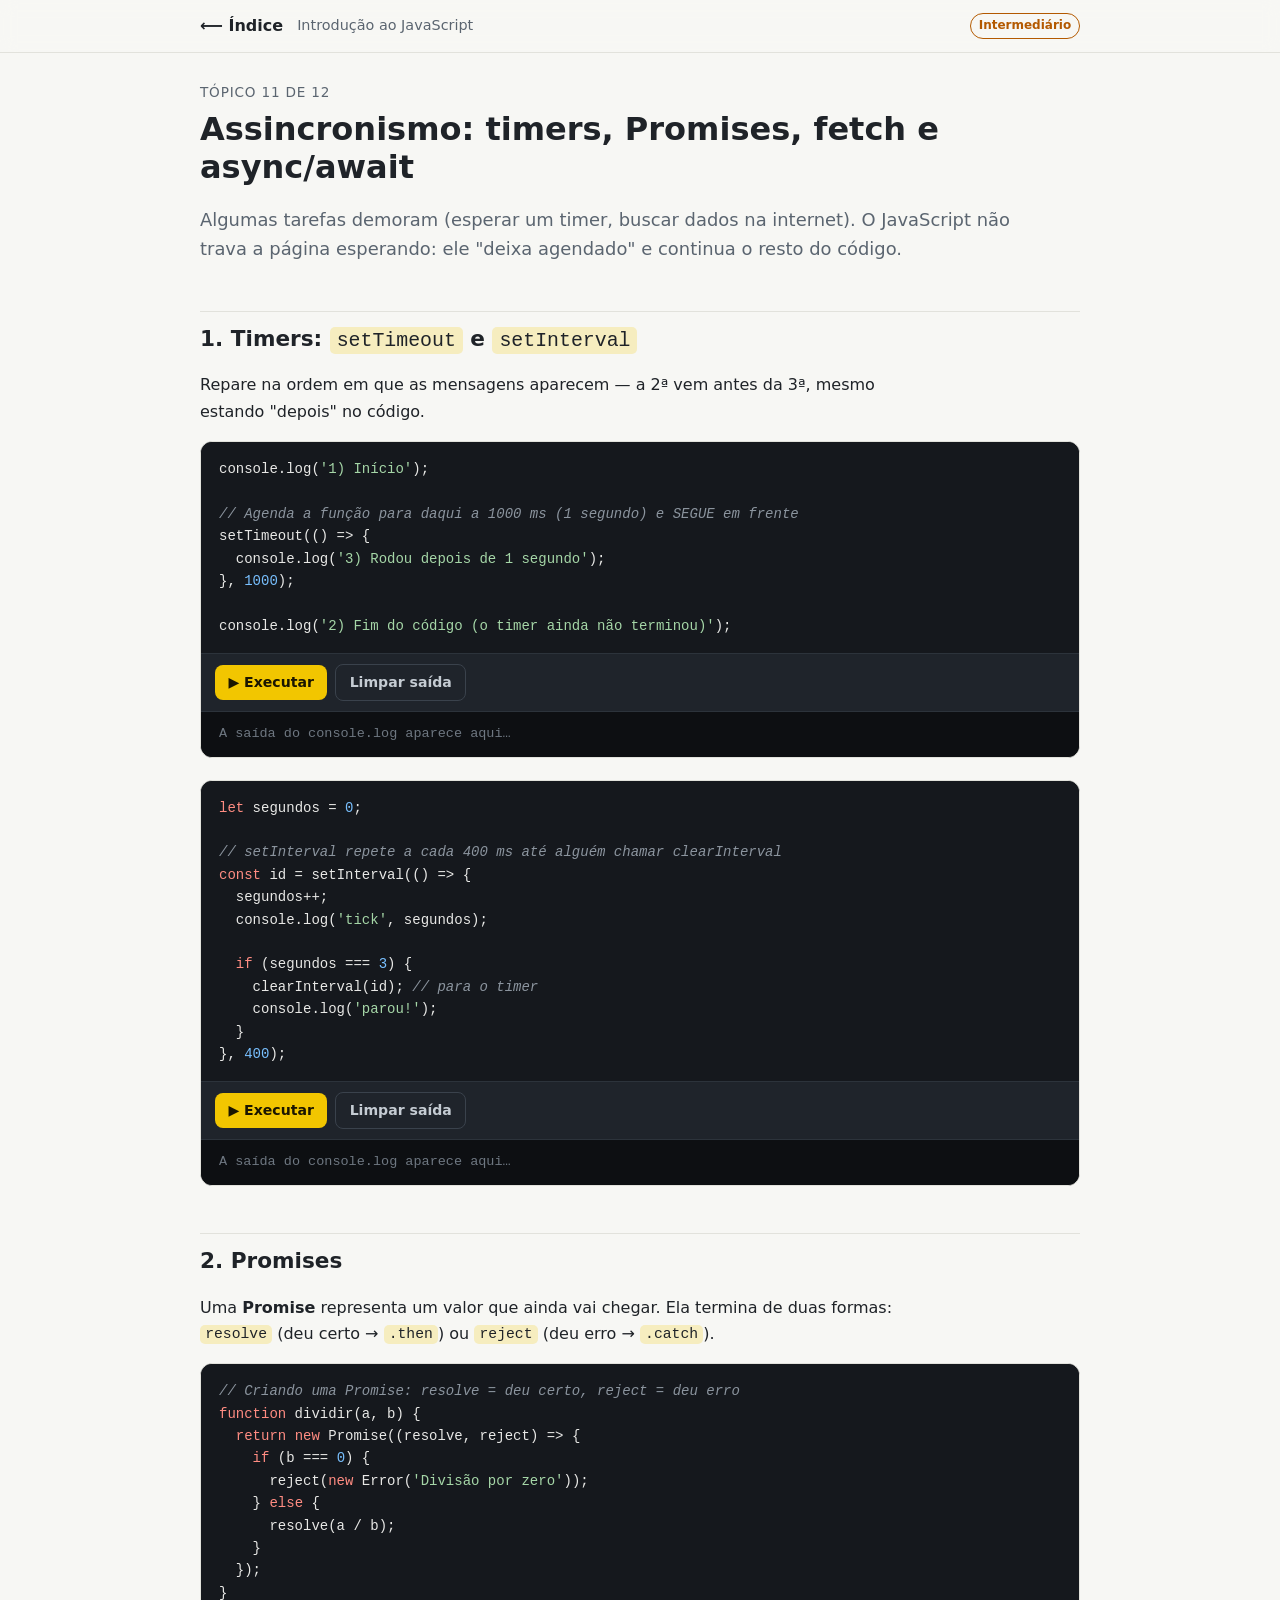
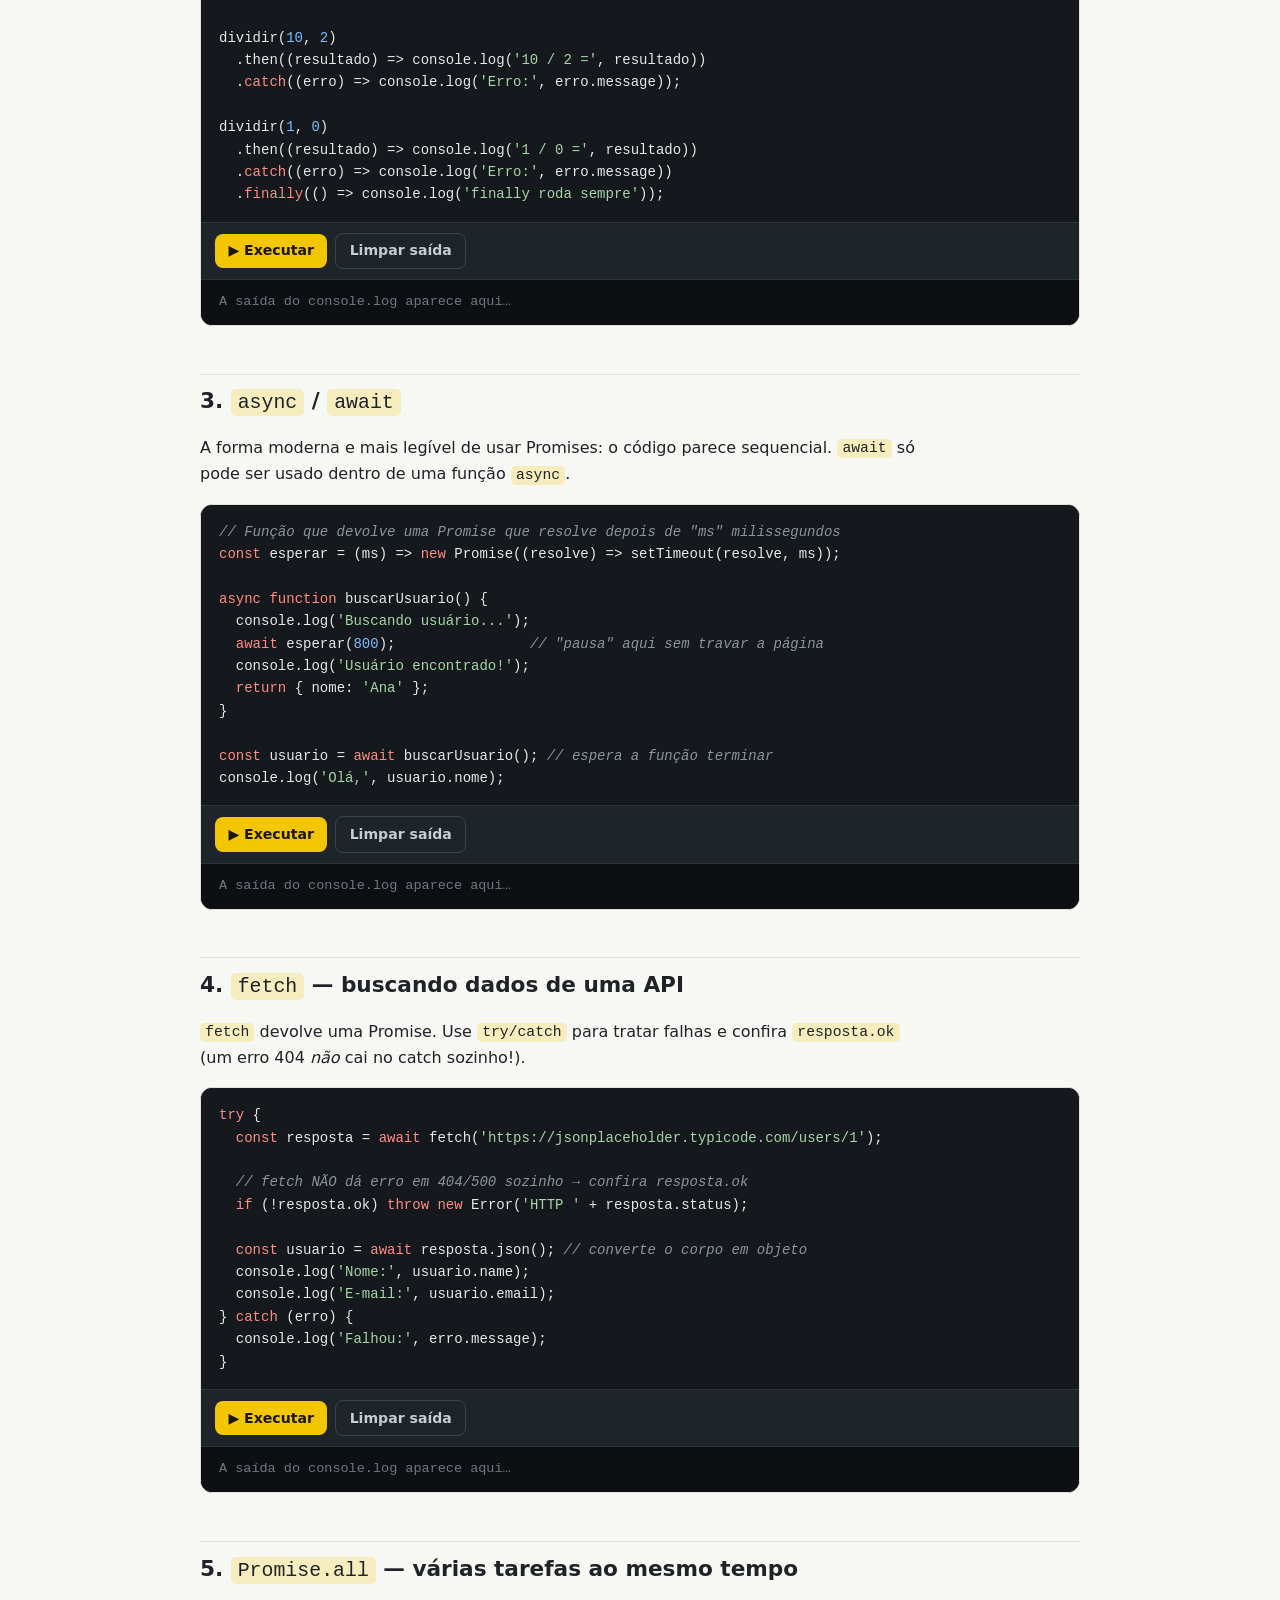
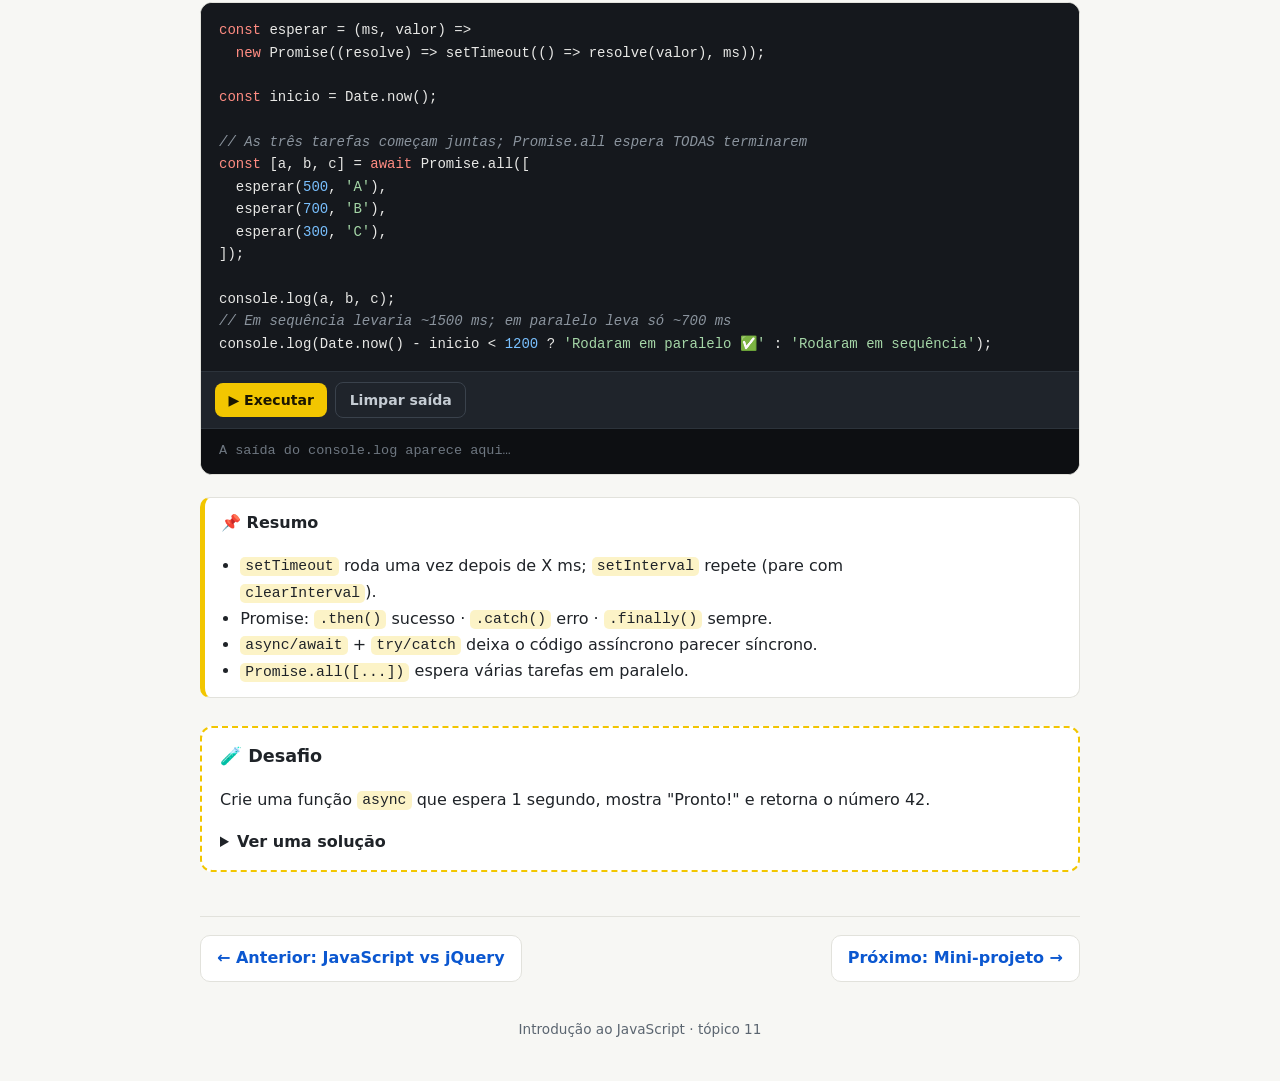
<file: topicos/11-assincronismo/index.html>
<!DOCTYPE html>
<html lang="pt-BR">
<head>
  <meta charset="UTF-8">
  <meta name="viewport" content="width=device-width, initial-scale=1">
  <title>11 · Assincronismo — Introdução ao JavaScript</title>
  <link rel="stylesheet" href="../../assets/css/style.css">
</head>
<body>
  <header class="topo">
    <div class="container topo-int">
      <a class="marca" href="../../index.html">⟵ Índice</a>
      <span class="topo-titulo">Introdução ao JavaScript</span>
      <span class="badge nivel-inter">Intermediário</span>
    </div>
  </header>

  <main class="container">
    <p class="trilha">Tópico 11 de 12</p>
    <h1>Assincronismo: timers, Promises, fetch e async/await</h1>
    <p class="lead">
      Algumas tarefas demoram (esperar um timer, buscar dados na internet). O JavaScript não trava a página esperando:
      ele "deixa agendado" e continua o resto do código.
    </p>

    <h2>1. Timers: <code>setTimeout</code> e <code>setInterval</code></h2>
    <p>Repare na ordem em que as mensagens aparecem — a 2ª vem antes da 3ª, mesmo estando "depois" no código.</p>
    <div id="ex-timeout"></div>
    <div id="ex-interval"></div>

    <h2>2. Promises</h2>
    <p>
      Uma <strong>Promise</strong> representa um valor que ainda vai chegar. Ela termina de duas formas:
      <code>resolve</code> (deu certo → <code>.then</code>) ou <code>reject</code> (deu erro → <code>.catch</code>).
    </p>
    <div id="ex-promise"></div>

    <h2>3. <code>async</code> / <code>await</code></h2>
    <p>
      A forma moderna e mais legível de usar Promises: o código parece sequencial.
      <code>await</code> só pode ser usado dentro de uma função <code>async</code>.
    </p>
    <div id="ex-async"></div>

    <h2>4. <code>fetch</code> — buscando dados de uma API</h2>
    <p>
      <code>fetch</code> devolve uma Promise. Use <code>try/catch</code> para tratar falhas
      e confira <code>resposta.ok</code> (um erro 404 <em>não</em> cai no catch sozinho!).
    </p>
    <div id="ex-fetch"></div>

    <h2>5. <code>Promise.all</code> — várias tarefas ao mesmo tempo</h2>
    <div id="ex-all"></div>

    <div class="caixa resumo">
      <strong class="titulo">📌 Resumo</strong>
      <ul>
        <li><code>setTimeout</code> roda uma vez depois de X ms; <code>setInterval</code> repete (pare com <code>clearInterval</code>).</li>
        <li>Promise: <code>.then()</code> sucesso · <code>.catch()</code> erro · <code>.finally()</code> sempre.</li>
        <li><code>async/await</code> + <code>try/catch</code> deixa o código assíncrono parecer síncrono.</li>
        <li><code>Promise.all([...])</code> espera várias tarefas em paralelo.</li>
      </ul>
    </div>

    <div class="desafio">
      <h3>🧪 Desafio</h3>
      <p>Crie uma função <code>async</code> que espera 1 segundo, mostra "Pronto!" e retorna o número 42.</p>
      <details>
        <summary>Ver uma solução</summary>
        <pre class="codigo estatico js"><code>const esperar = (ms) => new Promise(r => setTimeout(r, ms));

async function tarefa() {
  await esperar(1000);
  console.log('Pronto!');
  return 42;
}

tarefa().then(valor => console.log('Retornou', valor));</code></pre>
      </details>
    </div>

    <nav class="pagina-nav">
      <a href="../10-javascript-vs-jquery/index.html">← Anterior: JavaScript vs jQuery</a>
      <a href="../12-mini-projeto-tarefas/index.html">Próximo: Mini-projeto →</a>
    </nav>
  </main>

  <footer>Introdução ao JavaScript · tópico 11</footer>

  <script src="../../assets/js/utils.js"></script>
  <script src="script.js"></script>
</body>
</html>
</file>
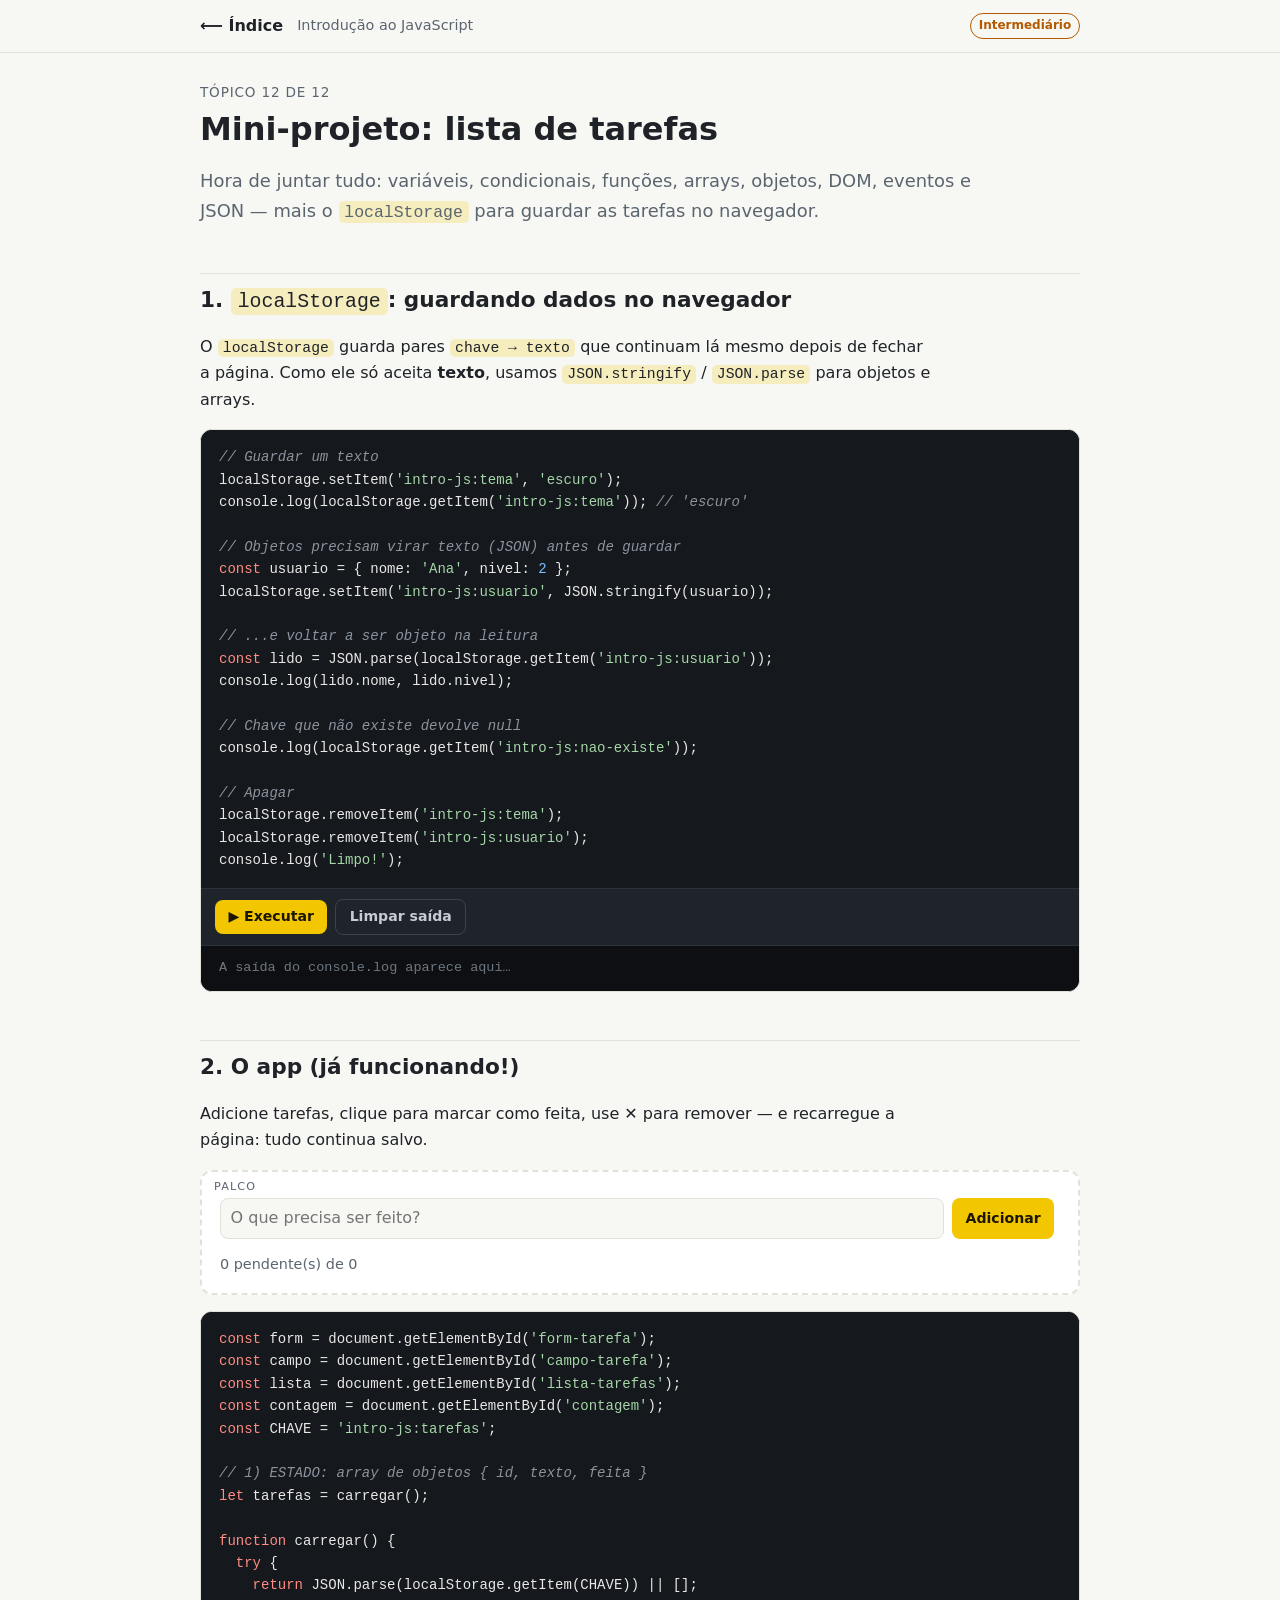
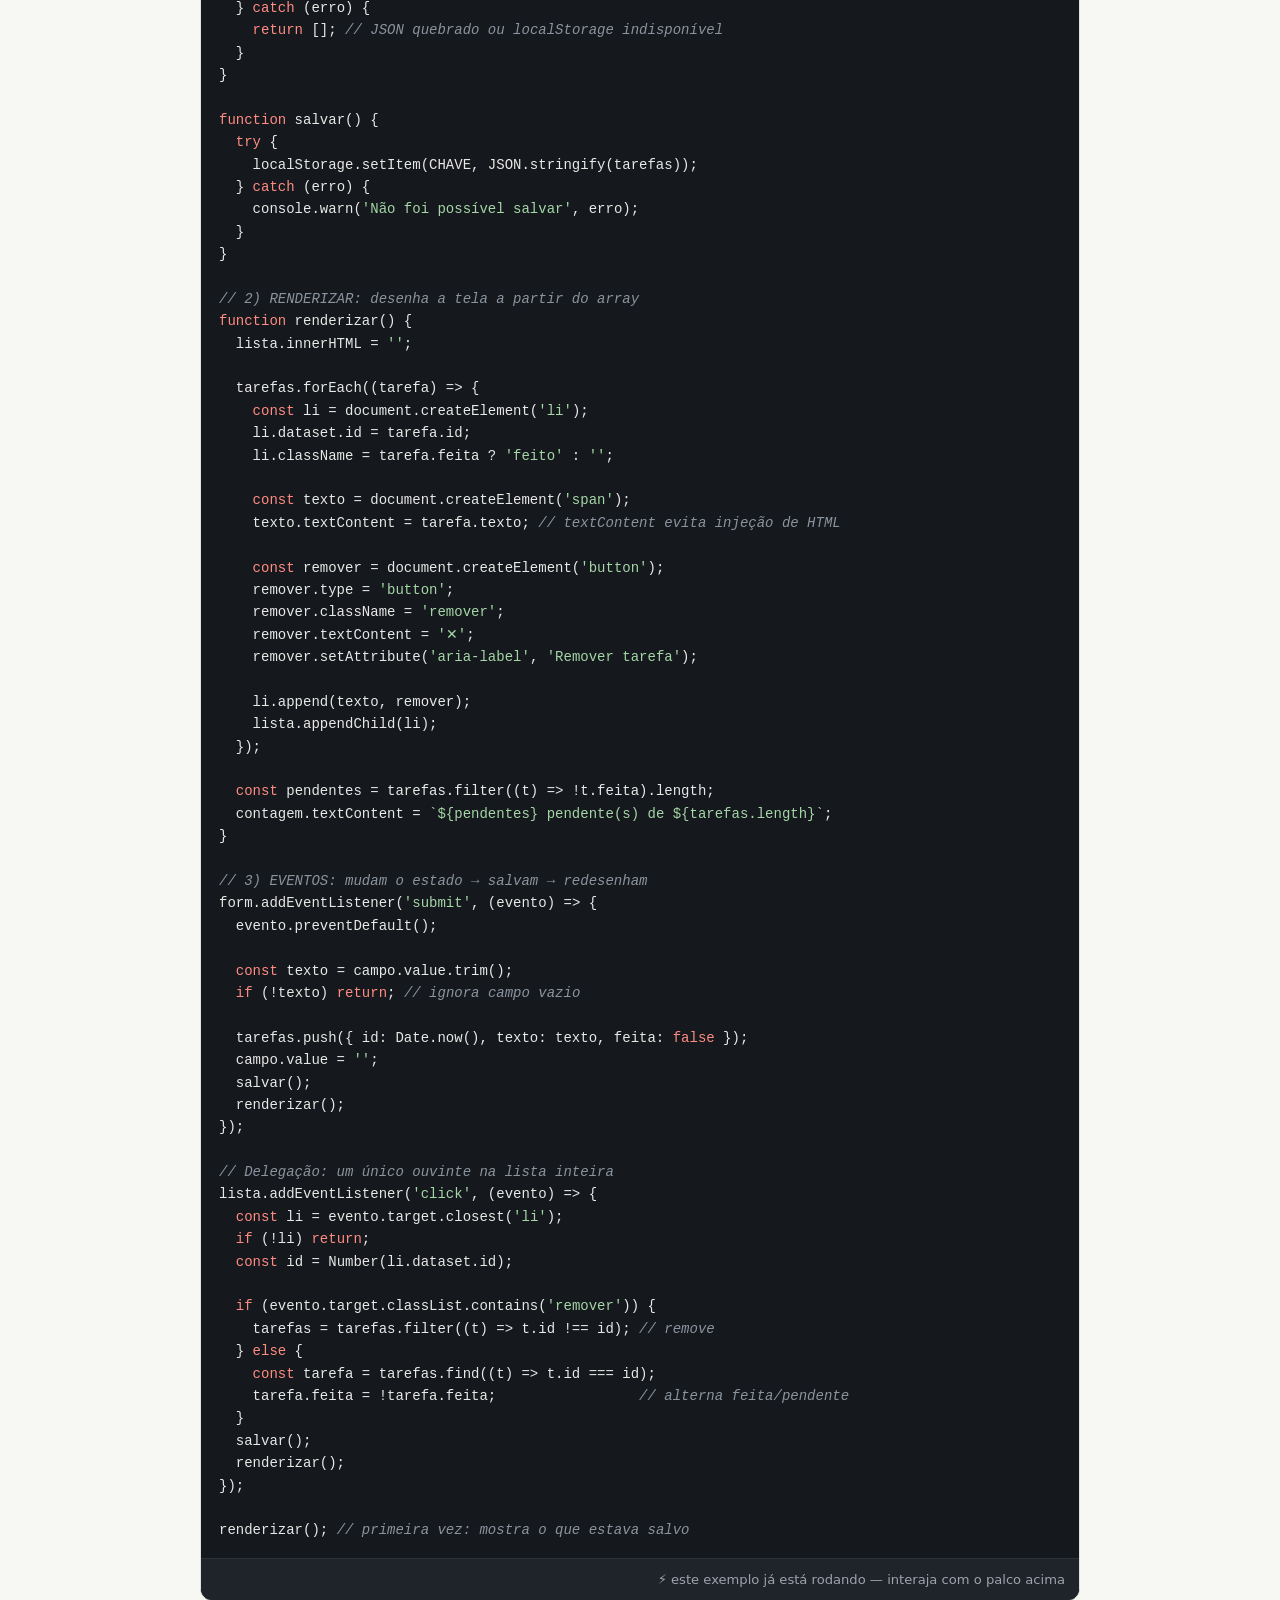
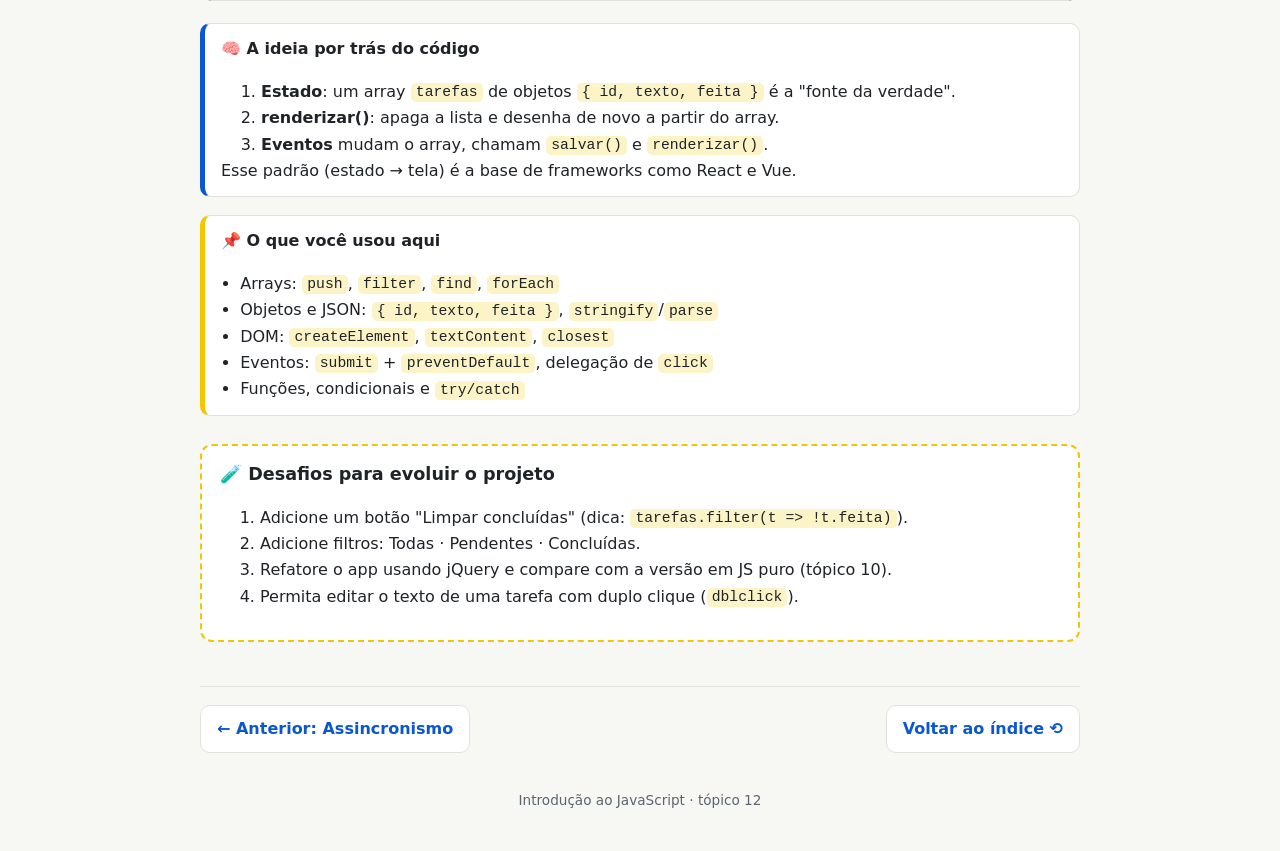
<file: topicos/12-mini-projeto-tarefas/index.html>
<!DOCTYPE html>
<html lang="pt-BR">
<head>
  <meta charset="UTF-8">
  <meta name="viewport" content="width=device-width, initial-scale=1">
  <title>12 · Mini-projeto: lista de tarefas — Introdução ao JavaScript</title>
  <link rel="stylesheet" href="../../assets/css/style.css">
  <style>
    #lista-tarefas { list-style: none; padding: 0; margin: 12px 0; }
    #lista-tarefas li {
      display: flex; align-items: center; justify-content: space-between; gap: 10px;
      padding: 8px 12px; margin-bottom: 6px; cursor: pointer;
      border: 1px solid var(--borda); border-radius: 8px; background: var(--bg);
    }
    #lista-tarefas li:hover { border-color: var(--acento); }
    #lista-tarefas .remover {
      border: 0; background: transparent; color: var(--erro);
      font-size: 1rem; cursor: pointer; padding: 2px 8px; border-radius: 6px;
    }
    #lista-tarefas .remover:hover { background: color-mix(in srgb, var(--erro) 15%, transparent); }
    #form-tarefa { display: flex; gap: 8px; }
    #form-tarefa input { flex: 1; }
    #contagem { color: var(--suave); font-size: .9rem; }
  </style>
</head>
<body>
  <header class="topo">
    <div class="container topo-int">
      <a class="marca" href="../../index.html">⟵ Índice</a>
      <span class="topo-titulo">Introdução ao JavaScript</span>
      <span class="badge nivel-inter">Intermediário</span>
    </div>
  </header>

  <main class="container">
    <p class="trilha">Tópico 12 de 12</p>
    <h1>Mini-projeto: lista de tarefas</h1>
    <p class="lead">
      Hora de juntar tudo: variáveis, condicionais, funções, arrays, objetos, DOM, eventos e JSON — mais o
      <code>localStorage</code> para guardar as tarefas no navegador.
    </p>

    <h2>1. <code>localStorage</code>: guardando dados no navegador</h2>
    <p>
      O <code>localStorage</code> guarda pares <code>chave → texto</code> que continuam lá mesmo depois de fechar a página.
      Como ele só aceita <strong>texto</strong>, usamos <code>JSON.stringify</code> / <code>JSON.parse</code> para objetos e arrays.
    </p>
    <div id="ex-storage"></div>

    <h2>2. O app (já funcionando!)</h2>
    <p>Adicione tarefas, clique para marcar como feita, use ✕ para remover — e recarregue a página: tudo continua salvo.</p>
    <div class="palco">
      <form id="form-tarefa">
        <input type="text" id="campo-tarefa" placeholder="O que precisa ser feito?" autocomplete="off">
        <button type="submit" class="btn">Adicionar</button>
      </form>
      <ul id="lista-tarefas"></ul>
      <span id="contagem"></span>
    </div>
    <div id="app-tarefas"></div>

    <div class="caixa info">
      <strong class="titulo">🧠 A ideia por trás do código</strong>
      <ol>
        <li><strong>Estado</strong>: um array <code>tarefas</code> de objetos <code>{ id, texto, feita }</code> é a "fonte da verdade".</li>
        <li><strong>renderizar()</strong>: apaga a lista e desenha de novo a partir do array.</li>
        <li><strong>Eventos</strong> mudam o array, chamam <code>salvar()</code> e <code>renderizar()</code>.</li>
      </ol>
      Esse padrão (estado → tela) é a base de frameworks como React e Vue.
    </div>

    <div class="caixa resumo">
      <strong class="titulo">📌 O que você usou aqui</strong>
      <ul>
        <li>Arrays: <code>push</code>, <code>filter</code>, <code>find</code>, <code>forEach</code></li>
        <li>Objetos e JSON: <code>{ id, texto, feita }</code>, <code>stringify</code>/<code>parse</code></li>
        <li>DOM: <code>createElement</code>, <code>textContent</code>, <code>closest</code></li>
        <li>Eventos: <code>submit</code> + <code>preventDefault</code>, delegação de <code>click</code></li>
        <li>Funções, condicionais e <code>try/catch</code></li>
      </ul>
    </div>

    <div class="desafio">
      <h3>🧪 Desafios para evoluir o projeto</h3>
      <ol>
        <li>Adicione um botão "Limpar concluídas" (dica: <code>tarefas.filter(t =&gt; !t.feita)</code>).</li>
        <li>Adicione filtros: Todas · Pendentes · Concluídas.</li>
        <li>Refatore o app usando jQuery e compare com a versão em JS puro (tópico 10).</li>
        <li>Permita editar o texto de uma tarefa com duplo clique (<code>dblclick</code>).</li>
      </ol>
    </div>

    <nav class="pagina-nav">
      <a href="../11-assincronismo/index.html">← Anterior: Assincronismo</a>
      <a href="../../index.html">Voltar ao índice ⟲</a>
    </nav>
  </main>

  <footer>Introdução ao JavaScript · tópico 12</footer>

  <script src="../../assets/js/utils.js"></script>
  <script src="script.js"></script>
</body>
</html>
</file>
<file: assets/css/style.css>
/* =========================================================
   style.css — estilos compartilhados do projeto
   Tema claro/escuro automático (prefers-color-scheme)
   ========================================================= */
:root {
  --bg: #f7f7f4;
  --card: #ffffff;
  --texto: #1f2328;
  --suave: #5b6570;
  --borda: #e2e2dc;
  --acento: #f2c600;
  --acento-texto: #1b1600;
  --link: #0b57d0;
  --code-bg: #15181d;
  --code-texto: #e8e8e6;
  --saida-bg: #0d0f12;
  --ok: #1a7f37;
  --erro: #cf222e;
  --kw: #ff8c82;
  --str: #a5d6a7;
  --num: #79c0ff;
  --com: #8b949e;
  --basico: #1a7f37;
  --inter: #b35900;
  --comp: #6f42c1;
}

@media (prefers-color-scheme: dark) {
  :root {
    --bg: #111315;
    --card: #1a1d21;
    --texto: #e9e9e6;
    --suave: #9ba4ae;
    --borda: #2b3036;
    --link: #8ab4ff;
    --code-bg: #0c0e11;
    --saida-bg: #07080a;
    --basico: #4ac26b;
    --inter: #f0a54a;
    --comp: #b392f0;
  }
}

*, *::before, *::after { box-sizing: border-box; }

html { scroll-behavior: smooth; }

body {
  margin: 0;
  font: 16px/1.65 system-ui, -apple-system, "Segoe UI", Roboto, sans-serif;
  background: var(--bg);
  color: var(--texto);
}

.container { max-width: 920px; margin: 0 auto; padding: 0 20px; }

a { color: var(--link); }

h1 { font-size: 2rem; line-height: 1.2; margin: .2em 0 .4em; }
h2 { font-size: 1.35rem; margin: 2.2em 0 .5em; padding-top: .4em; border-top: 1px solid var(--borda); }
h3 { font-size: 1.1rem; margin: 1.6em 0 .4em; }
p, li { max-width: 72ch; }

code {
  font: .92em ui-monospace, SFMono-Regular, Menlo, Consolas, monospace;
  background: color-mix(in srgb, var(--acento) 22%, transparent);
  padding: .1em .35em;
  border-radius: 5px;
}

/* ---------- Topo ---------- */
.topo {
  position: sticky; top: 0; z-index: 10;
  background: color-mix(in srgb, var(--bg) 88%, transparent);
  backdrop-filter: blur(8px);
  border-bottom: 1px solid var(--borda);
}
.topo-int { display: flex; align-items: center; gap: 14px; height: 52px; }
.marca { font-weight: 700; text-decoration: none; color: var(--texto); }
.marca:hover { color: var(--link); }
.topo-titulo { color: var(--suave); font-size: .9rem; margin-right: auto; }

.badge {
  font-size: .75rem; font-weight: 700; padding: .15em .65em;
  border-radius: 99px; border: 1.5px solid currentColor; white-space: nowrap;
}
.nivel-basico { color: var(--basico); }
.nivel-inter  { color: var(--inter); }
.nivel-comp   { color: var(--comp); }

.trilha { color: var(--suave); font-size: .85rem; margin: 28px 0 0; text-transform: uppercase; letter-spacing: .06em; }
.lead { font-size: 1.12rem; color: var(--suave); }

/* ---------- Exemplos (gerados por utils.js) ---------- */
.exemplo {
  margin: 16px 0 22px;
  border: 1px solid var(--borda);
  border-radius: 12px;
  overflow: hidden;
  background: var(--code-bg);
}
pre.codigo {
  margin: 0; padding: 16px 18px; overflow: auto;
  background: var(--code-bg); color: var(--code-texto);
  font: 14px/1.6 ui-monospace, SFMono-Regular, Menlo, Consolas, monospace;
  tab-size: 2;
}
pre.codigo code { background: none; padding: 0; font: inherit; color: inherit; }
.kw  { color: var(--kw); }
.str { color: var(--str); }
.num { color: var(--num); }
.com { color: var(--com); font-style: italic; }

.barra {
  display: flex; flex-wrap: wrap; align-items: center; gap: 8px;
  padding: 10px 14px; background: #1f242b; border-top: 1px solid #2c333b;
}
.barra .nota { color: #9ba4ae; font-size: .82rem; margin-left: auto; }

.btn {
  font: inherit; font-size: .88rem; font-weight: 700; cursor: pointer;
  background: var(--acento); color: var(--acento-texto);
  border: 0; border-radius: 8px; padding: .4em .95em;
}
.btn:hover { filter: brightness(1.07); }
.btn:active { transform: translateY(1px); }
.btn-sec { background: transparent; color: var(--suave); border: 1px solid var(--borda); }
.barra .btn-sec { color: #c5ccd3; border-color: #3a424c; }

pre.saida {
  margin: 0; padding: 12px 18px; min-height: 3em; max-height: 280px; overflow: auto;
  background: var(--saida-bg); color: #b8f0c2;
  font: 13.5px/1.55 ui-monospace, SFMono-Regular, Menlo, Consolas, monospace;
  white-space: pre-wrap; word-break: break-word;
  border-top: 1px solid #2c333b;
}
pre.saida:empty::before { content: attr(data-dica); color: #6e7781; }

/* código estático (não executável) escrito direto no HTML */
pre.codigo.estatico { border: 1px solid var(--borda); border-radius: 12px; margin: 14px 0 22px; }

/* ---------- Palco (área onde o código age) ---------- */
.palco {
  position: relative;
  margin: 8px 0 4px;
  padding: 26px 18px 16px;
  background: var(--card);
  border: 2px dashed var(--borda);
  border-radius: 12px;
}
.palco::before {
  content: "palco"; position: absolute; top: 6px; left: 12px;
  font-size: .7rem; letter-spacing: .1em; text-transform: uppercase; color: var(--suave);
}
.palco-acoes { margin: 0 0 22px; }
.palco input, .palco select {
  font: inherit; padding: .4em .6em; border-radius: 8px;
  border: 1px solid var(--borda); background: var(--bg); color: var(--texto);
}
.palco .btn { margin-right: 6px; }
.palco ul { padding-left: 1.2em; margin: .5em 0; }
.palco li.feito span, .palco li.feito { text-decoration: line-through; color: var(--suave); }
.palco .destaque { background: color-mix(in srgb, var(--acento) 45%, transparent); padding: 0 .3em; border-radius: 4px; }
.resultado { margin-top: .6em; font-weight: 700; min-height: 1.6em; }

/* ---------- Caixas de destaque ---------- */
.caixa {
  margin: 18px 0; padding: 12px 16px; border-radius: 10px;
  border-left: 5px solid var(--acento);
  background: var(--card); border-top: 1px solid var(--borda);
  border-right: 1px solid var(--borda); border-bottom: 1px solid var(--borda);
}
.caixa > :first-child { margin-top: 0; }
.caixa > :last-child { margin-bottom: 0; }
.caixa.dica    { border-left-color: var(--basico); }
.caixa.atencao { border-left-color: var(--erro); }
.caixa.info    { border-left-color: var(--link); }
.caixa strong.titulo { display: block; margin-bottom: .2em; }

.resumo ul { padding-left: 1.2em; }

.desafio { border: 2px dashed var(--acento); border-radius: 12px; padding: 14px 18px; margin: 28px 0; background: var(--card); }
.desafio h3 { margin-top: 0; }
details { margin-top: .6em; }
summary { cursor: pointer; font-weight: 600; }

/* ---------- Tabelas ---------- */
.tabela-wrap { overflow-x: auto; margin: 16px 0; }
table { border-collapse: collapse; width: 100%; font-size: .92rem; background: var(--card); }
th, td { text-align: left; padding: 9px 12px; border: 1px solid var(--borda); vertical-align: top; }
th { background: color-mix(in srgb, var(--acento) 18%, var(--card)); }
td code { white-space: nowrap; }

/* ---------- Comparação JS x jQuery ---------- */
.comparar { display: grid; grid-template-columns: 1fr 1fr; gap: 16px; align-items: start; }
.comparar > div > h4 { margin: 0 0 6px; font-size: .95rem; }
.comparar .exemplo { margin: 0; }
@media (max-width: 780px) { .comparar { grid-template-columns: 1fr; } }

/* ---------- Navegação entre páginas ---------- */
.pagina-nav {
  display: flex; justify-content: space-between; gap: 12px; flex-wrap: wrap;
  margin: 44px 0 8px; padding-top: 18px; border-top: 1px solid var(--borda);
}
.pagina-nav a {
  text-decoration: none; font-weight: 600; padding: .6em 1em;
  border: 1px solid var(--borda); border-radius: 10px; background: var(--card);
}
.pagina-nav a:hover { border-color: var(--acento); }

footer { text-align: center; color: var(--suave); font-size: .85rem; padding: 28px 0 40px; }

/* ---------- Página inicial ---------- */
.hero { padding: 54px 0 18px; }
.hero h1 { font-size: 2.6rem; }
.hero .lead { max-width: 60ch; }
.atalhos { display: flex; flex-wrap: wrap; gap: 8px; margin: 16px 0 0; }
.atalhos span { font-size: .85rem; padding: .2em .7em; border-radius: 99px; background: var(--card); border: 1px solid var(--borda); }

.secao-nivel { display: flex; align-items: baseline; gap: 12px; margin: 38px 0 12px; border: 0; padding: 0; }
.secao-nivel h2 { margin: 0; border: 0; padding: 0; }
.secao-nivel p { margin: 0; color: var(--suave); font-size: .92rem; }

.cards { display: grid; grid-template-columns: repeat(auto-fill, minmax(270px, 1fr)); gap: 14px; }
.card {
  position: relative; display: flex; flex-direction: column; gap: 6px;
  padding: 16px 18px; background: var(--card);
  border: 1px solid var(--borda); border-radius: 14px;
  text-decoration: none; color: var(--texto);
  transition: transform .15s, border-color .15s, box-shadow .15s;
}
.card:hover { transform: translateY(-2px); border-color: var(--acento); box-shadow: 0 6px 18px rgba(0,0,0,.08); }
.card .num { font: 700 .8rem ui-monospace, Menlo, monospace; color: var(--suave); }
.card h3 { margin: 0; font-size: 1.1rem; }
.card p { margin: 0; color: var(--suave); font-size: .9rem; }
.card .tags { display: flex; flex-wrap: wrap; gap: 5px; margin-top: auto; padding-top: 6px; }
.card .tags code { font-size: .78rem; }
.card.concluido { opacity: .75; }
.card.concluido::after { content: "✓"; position: absolute; top: 12px; right: 16px; color: var(--ok); font-weight: 800; }

.progresso { height: 8px; background: var(--borda); border-radius: 99px; overflow: hidden; margin: 10px 0 4px; max-width: 420px; }
.progresso > i { display: block; height: 100%; width: 0; background: var(--acento); transition: width .3s; }

.estrutura { background: var(--code-bg); color: var(--code-texto); padding: 16px 20px; border-radius: 12px; overflow: auto;
  font: 13.5px/1.55 ui-monospace, SFMono-Regular, Menlo, Consolas, monospace; }
</file>
